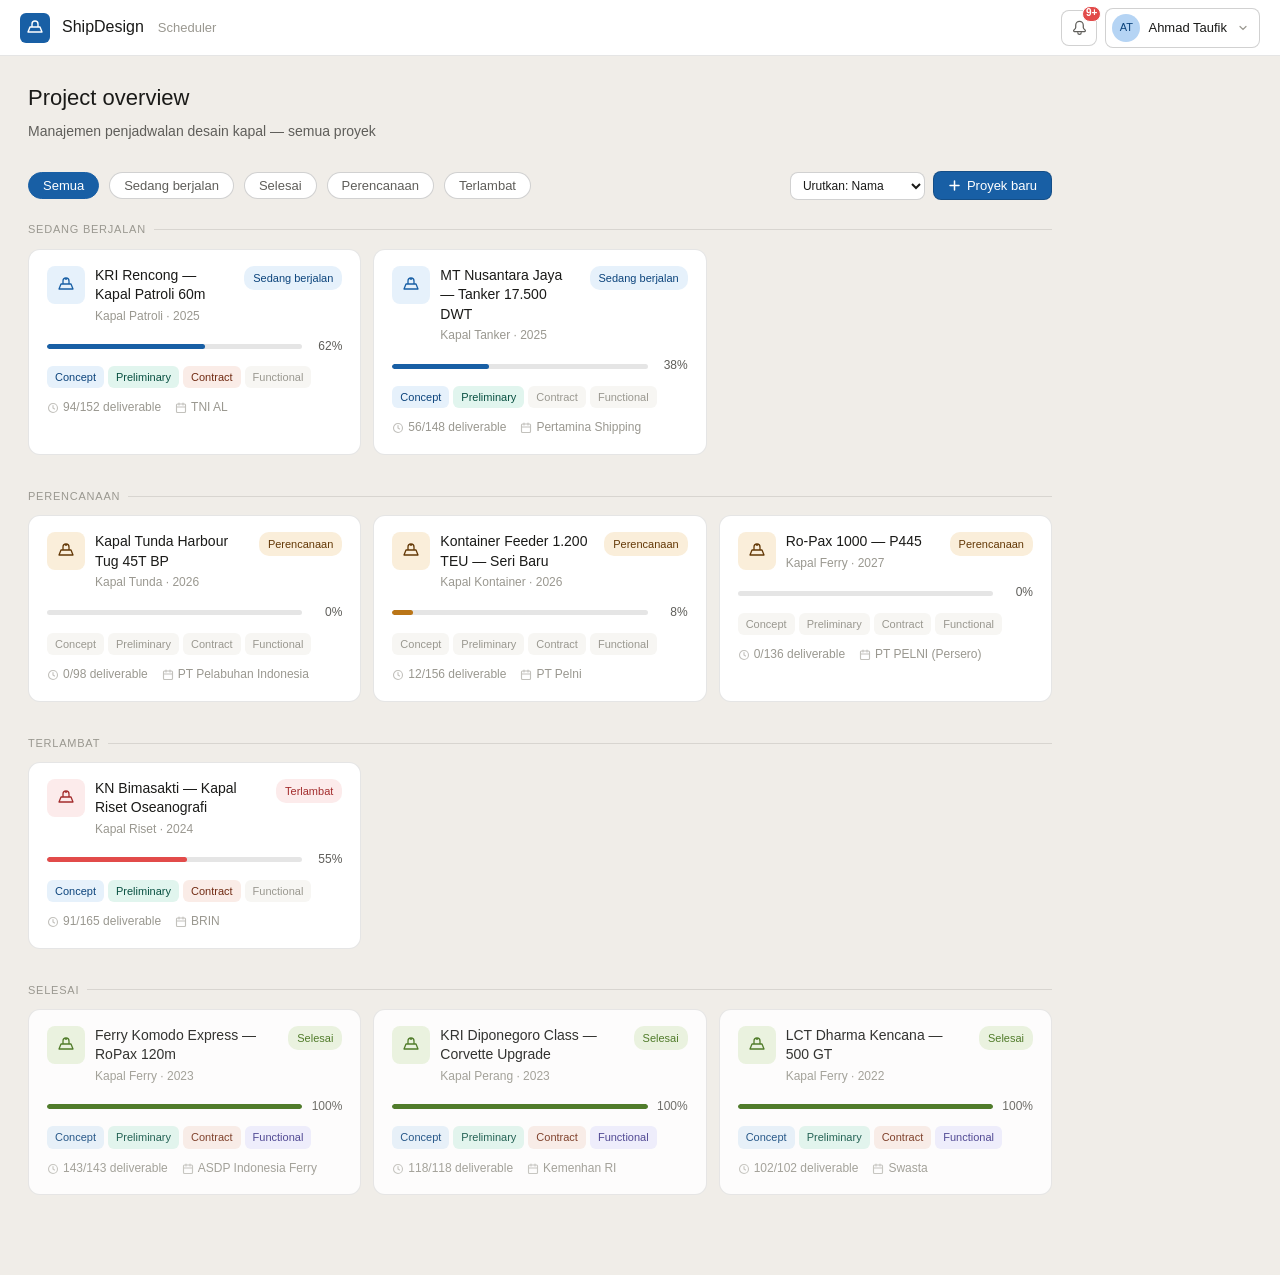
<file: index.html>
<!DOCTYPE html>
<html lang="id">
<head>
  <meta charset="UTF-8">
  <meta name="viewport" content="width=device-width,initial-scale=1.0">
  <title>ShipDesign Scheduler</title>
  <link rel="stylesheet" href="css/style.css">
  <style>
    /* ── Home-page specific ── */
    .home-wrap   { padding: 24px 28px 48px; max-width: 1080px; }

    .home-hero   { margin-bottom: 28px; }
    .home-title  { font-size: 22px; font-weight: 500; color: var(--text-primary); margin-bottom: 4px; }
    .home-sub    { font-size: 14px; color: var(--text-secondary); }

    /* filter bar */
    .filter-bar  { display: flex; align-items: center; gap: 10px; margin-bottom: 20px; flex-wrap: wrap; }
    .filter-pill {
      font-size: 13px; padding: 5px 14px; border-radius: 20px;
      border: 0.5px solid var(--border-mid); background: var(--bg-primary);
      color: var(--text-secondary); cursor: pointer; font-family: var(--font);
    }
    .filter-pill:hover  { background: var(--bg-secondary); }
    .filter-pill.active { background: var(--blue-600); color: #fff; border-color: var(--blue-600); }
    .filter-right { margin-left: auto; display: flex; gap: 8px; align-items: center; }

    /* section label */
    .proj-section-hd {
      font-size: 11px; font-weight: 500; color: var(--text-tertiary);
      letter-spacing: .07em; text-transform: uppercase;
      margin-bottom: 10px; margin-top: 4px;
      display: flex; align-items: center; gap: 8px;
    }
    .proj-section-hd::after { content:''; flex:1; height:0.5px; background:var(--border-light); }

    /* project card grid */
    .proj-grid {
      display: grid;
      grid-template-columns: repeat(auto-fill, minmax(300px, 1fr));
      gap: 12px;
      margin-bottom: 32px;
    }

    .proj-card {
      background: var(--bg-primary);
      border: 0.5px solid var(--border-light);
      border-radius: var(--radius-lg);
      padding: 16px 18px;
      cursor: pointer;
      transition: box-shadow .12s, border-color .12s;
      text-decoration: none; color: inherit;
      display: flex; flex-direction: column; gap: 10px;
    }
    .proj-card:hover {
      border-color: var(--blue-400);
      box-shadow: 0 2px 12px rgba(0,0,0,.07);
    }
    .proj-card.done-card { opacity: .88; }

    .pc-top    { display: flex; align-items: flex-start; justify-content: space-between; gap: 10px; }
    .pc-icon   {
      width: 38px; height: 38px; border-radius: 8px; flex-shrink: 0;
      display: flex; align-items: center; justify-content: center;
    }
    .pc-icon svg { width: 20px; height: 20px; }
    .pc-title  { font-size: 14px; font-weight: 500; line-height: 1.4; color: var(--text-primary); }
    .pc-type   { font-size: 12px; color: var(--text-tertiary); margin-top: 2px; }

    /* status pill on card */
    .pc-status {
      font-size: 11px; padding: 3px 9px; border-radius: 10px;
      font-weight: 500; white-space: nowrap; flex-shrink: 0;
    }
    .ps-ongoing  { background: var(--blue-50);   color: var(--blue-800); }
    .ps-done     { background: var(--green-50);  color: var(--green-600); }
    .ps-planning { background: var(--amber-50);  color: #633806; }
    .ps-overdue  { background: var(--red-50);    color: var(--red-800); }

    /* progress bar */
    .pc-prog-wrap { display: flex; align-items: center; gap: 8px; }
    .pc-prog-bg   { flex: 1; height: 5px; background: var(--border-light); border-radius: 3px; overflow: hidden; }
    .pc-prog-fill { height: 5px; border-radius: 3px; transition: width .3s; }
    .pc-prog-pct  { font-size: 12px; color: var(--text-secondary); min-width: 32px; text-align: right; }

    /* meta row */
    .pc-meta { display: flex; gap: 14px; flex-wrap: wrap; }
    .pc-meta-item { font-size: 12px; color: var(--text-tertiary); display: flex; align-items: center; gap: 4px; }
    .pc-meta-item svg { width: 12px; height: 12px; opacity: .6; }

    /* phase dots */
    .pc-phases { display: flex; gap: 4px; flex-wrap: wrap; }
    .ph-dot {
      font-size: 11px; padding: 2px 8px; border-radius: 6px;
      font-weight: 500;
    }

    /* empty state */
    .empty-state {
      text-align: center; padding: 40px 20px;
      color: var(--text-tertiary); font-size: 14px;
      grid-column: 1 / -1;
    }

    /* new project button */
    .btn-new {
      display: inline-flex; align-items: center; gap: 6px;
      font-size: 13px; padding: 6px 14px;
      border-radius: var(--radius-md);
      border: 0.5px solid var(--border-mid);
      background: var(--blue-600); color: #fff;
      cursor: pointer; font-family: var(--font); text-decoration: none;
    }
    .btn-new:hover { background: var(--blue-800); }

    /* add project modal */
    .modal-bg {
      display: none; position: fixed; inset: 0;
      background: rgba(0,0,0,.35); z-index: 400;
      align-items: center; justify-content: center;
    }
    .modal-bg.open { display: flex; }
    .modal-box {
      background: var(--bg-primary); border-radius: var(--radius-xl);
      border: 0.5px solid var(--border-light);
      padding: 24px; width: 480px; max-width: 94vw;
    }
    .modal-box h3 { font-size: 15px; font-weight: 500; margin-bottom: 4px; }
    .modal-sub    { font-size: 12px; color: var(--text-tertiary); margin-bottom: 20px; }
    .form-row     { margin-bottom: 13px; }
    .form-row label { display: block; font-size: 12px; color: var(--text-secondary); margin-bottom: 5px; font-weight: 500; }
    .form-row input, .form-row select, .form-row textarea {
      width: 100%; font-size: 13px; padding: 8px 10px;
      border-radius: var(--radius-md); border: 0.5px solid var(--border-mid);
      background: var(--bg-primary); color: var(--text-primary); font-family: var(--font);
    }
    .form-row input:focus, .form-row select:focus { outline: none; border-color: var(--blue-600); }
    .form-grid-2 { display: grid; grid-template-columns: 1fr 1fr; gap: 12px; }
    .modal-footer { display: flex; justify-content: flex-end; gap: 8px; margin-top: 20px; }
  </style>
</head>
<body>
<script src="js/data.js"></script>

<!-- topbar only (no sidebar for home) -->
<div class="app">
  <div class="topbar">
    <div class="logo-box">
      <svg viewBox="0 0 18 18" fill="none"><path d="M2 13h14M2 13l2-5h10l2 5M6 8V5a3 3 0 016 0v3" stroke="#fff" stroke-width="1.4" stroke-linecap="round" stroke-linejoin="round"/></svg>
    </div>
    <span class="logo-name">ShipDesign</span>
    <span class="logo-sub">Scheduler</span>
    <div class="topbar-right">
      <script>
        (function(){
          const u = getCurrentUser();
          const R = ROLES[u.role];
          document.write(`
            ${notifWidgetHtml()}
            <div class="user-pill" id="user-pill" onclick="toggleUserMenu()">
              <div class="av" style="background:${R.color};color:${R.tc}">${u.initials}</div>
              <span style="font-size:13px;color:var(--text-primary)">${u.name}</span>
              <svg width="12" height="12" viewBox="0 0 12 12" fill="none" style="margin-left:2px;color:var(--text-tertiary)"><path d="M3 4.5l3 3 3-3" stroke="currentColor" stroke-width="1.2" stroke-linecap="round"/></svg>
            </div>
            <div class="user-menu" id="user-menu">
              <div class="menu-label">Ganti pengguna</div>
              ${TEAM_MEMBERS.map(m=>`<div class="menu-item${m.id===u.id?' active':''}" onclick="switchUser('${m.id}')">
                <div class="av" style="background:${ROLES[m.role].color};color:${ROLES[m.role].tc}">${m.initials}</div>
                <div><div style="font-size:13px;font-weight:500">${m.name}</div><div style="font-size:11px;color:var(--text-tertiary)">${ROLES[m.role].label} &middot; ${m.dept}</div></div>
              </div>`).join('')}
            </div>`);
        })();
      </script>
    </div>
  </div>

  <div style="flex:1; overflow-y:auto; background:var(--bg-tertiary);">
    <div class="home-wrap">

      <div class="home-hero">
        <div class="home-title">Project overview</div>
        <div class="home-sub">Manajemen penjadwalan desain kapal &mdash; semua proyek</div>
      </div>

      <!-- filter bar -->
      <div class="filter-bar">
        <button class="filter-pill active" onclick="setFilter('all',this)">Semua</button>
        <button class="filter-pill" onclick="setFilter('ongoing',this)">Sedang berjalan</button>
        <button class="filter-pill" onclick="setFilter('done',this)">Selesai</button>
        <button class="filter-pill" onclick="setFilter('planning',this)">Perencanaan</button>
        <button class="filter-pill" onclick="setFilter('overdue',this)">Terlambat</button>
        <div class="filter-right">
          <select id="sort-sel" onchange="renderProjects()" style="font-size:12px;padding:5px 8px;border-radius:var(--radius-md);border:0.5px solid var(--border-mid);background:var(--bg-primary);color:var(--text-primary);cursor:pointer">
            <option value="name">Urutkan: Nama</option>
            <option value="progress">Urutkan: Progress</option>
            <option value="year">Urutkan: Tahun</option>
          </select>
          <button class="btn-new" onclick="openModal()">
            <svg width="13" height="13" viewBox="0 0 13 13" fill="none"><path d="M6.5 2v9M2 6.5h9" stroke="#fff" stroke-width="1.5" stroke-linecap="round"/></svg>
            Proyek baru
          </button>
        </div>
      </div>

      <!-- Ongoing -->
      <div id="sec-ongoing">
        <div class="proj-section-hd">Sedang berjalan</div>
        <div class="proj-grid" id="grid-ongoing"></div>
      </div>

      <!-- Planning -->
      <div id="sec-planning">
        <div class="proj-section-hd">Perencanaan</div>
        <div class="proj-grid" id="grid-planning"></div>
      </div>

      <!-- Overdue -->
      <div id="sec-overdue">
        <div class="proj-section-hd">Terlambat</div>
        <div class="proj-grid" id="grid-overdue"></div>
      </div>

      <!-- Done -->
      <div id="sec-done">
        <div class="proj-section-hd">Selesai</div>
        <div class="proj-grid" id="grid-done"></div>
      </div>

    </div>
  </div>
</div>

<!-- Add project modal -->
<div class="modal-bg" id="modal-bg" onclick="bgClick(event)">
  <div class="modal-box">
    <h3>Tambah proyek baru</h3>
    <div class="modal-sub">Proyek baru akan muncul di daftar dengan fase Concept Design.</div>

    <div class="form-row">
      <label>Nama proyek</label>
      <input type="text" id="f-name" placeholder="cth. KRI Nusantara — 2026">
    </div>
    <div class="form-grid-2">
      <div class="form-row">
        <label>Tipe kapal</label>
        <select id="f-type">
          <option>Kapal Patroli</option>
          <option>Kapal Perang</option>
          <option>Kapal Tanker</option>
          <option>Kapal Kontainer</option>
          <option>Kapal Riset</option>
          <option>Kapal Ferry</option>
          <option>Kapal Tunda</option>
          <option>Lainnya</option>
        </select>
      </div>
      <div class="form-row">
        <label>Tahun mulai</label>
        <input type="number" id="f-year" value="2025" min="2020" max="2035">
      </div>
    </div>
    <div class="form-grid-2">
      <div class="form-row">
        <label>Klien / pemesan</label>
        <input type="text" id="f-client" placeholder="cth. TNI AL">
      </div>
      <div class="form-row">
        <label>Status awal</label>
        <select id="f-status">
          <option value="planning">Perencanaan</option>
          <option value="ongoing">Sedang berjalan</option>
        </select>
      </div>
    </div>
    <div class="form-row">
      <label>Keterangan singkat</label>
      <textarea id="f-desc" rows="2" placeholder="Deskripsi proyek (opsional)"></textarea>
    </div>

    <div class="modal-footer">
      <button class="btn" onclick="closeModal()">Batal</button>
      <button class="btn btn-blue" onclick="submitProject()">Tambah proyek</button>
    </div>
  </div>
</div>

<script>
/* ================================================================
   Project data — stored in localStorage so it persists
   ================================================================ */
const SHIP_ICON = `<svg viewBox="0 0 20 20" fill="none" xmlns="http://www.w3.org/2000/svg">
  <path d="M3 14h14M3 14l2-5h10l2 5M7 9V6a3 3 0 016 0v3" stroke="currentColor" stroke-width="1.3" stroke-linecap="round" stroke-linejoin="round"/>
  <circle cx="10" cy="4" r="1" fill="currentColor"/>
</svg>`;

const ICON_COLORS = {
  ongoing:  { bg: '#E6F1FB', fg: '#185FA5' },
  done:     { bg: '#EAF3DE', fg: '#3B6D11' },
  planning: { bg: '#FAEEDA', fg: '#633806' },
  overdue:  { bg: '#FCEBEB', fg: '#A32D2D' }
};

const DEFAULT_PROJECTS = [
  {
    id: 'p001', name: 'KRI Rencong — Kapal Patroli 60m',
    type: 'Kapal Patroli', client: 'TNI AL', year: 2025,
    status: 'ongoing', progress: 62,
    desc: 'Desain fungsional kapal patroli kelas Rencong untuk pengamanan perairan nasional.',
    phases: { concept: true, preliminary: true, contract: true, functional: false },
    deliverables: { total: 152, done: 94 }
  },
  {
    id: 'p002', name: 'MT Nusantara Jaya — Tanker 17.500 DWT',
    type: 'Kapal Tanker', client: 'Pertamina Shipping', year: 2025,
    status: 'ongoing', progress: 38,
    desc: 'Medium-range tanker untuk distribusi BBM domestik, klasifikasi BKI.',
    phases: { concept: true, preliminary: true, contract: false, functional: false },
    deliverables: { total: 148, done: 56 }
  },
  {
    id: 'p003', name: 'KN Bimasakti — Kapal Riset Oseanografi',
    type: 'Kapal Riset', client: 'BRIN', year: 2024,
    status: 'overdue', progress: 55,
    desc: 'Kapal riset kelautan multifungsi, dilengkapi laboratorium dan moonpool.',
    phases: { concept: true, preliminary: true, contract: true, functional: false },
    deliverables: { total: 165, done: 91 }
  },
  {
    id: 'p004', name: 'Ferry Komodo Express — RoPax 120m',
    type: 'Kapal Ferry', client: 'ASDP Indonesia Ferry', year: 2023,
    status: 'done', progress: 100,
    desc: 'RoPax ferry berkapasitas 600 penumpang dan 80 kendaraan untuk jalur Merak-Bakauheni.',
    phases: { concept: true, preliminary: true, contract: true, functional: true },
    deliverables: { total: 143, done: 143 }
  },
  {
    id: 'p005', name: 'KRI Diponegoro Class — Corvette Upgrade',
    type: 'Kapal Perang', client: 'Kemenhan RI', year: 2023,
    status: 'done', progress: 100,
    desc: 'Mid-life upgrade desain sistem senjata dan navigasi kapal korvet kelas Diponegoro.',
    phases: { concept: true, preliminary: true, contract: true, functional: true },
    deliverables: { total: 118, done: 118 }
  },
  {
    id: 'p006', name: 'Kontainer Feeder 1.200 TEU — Seri Baru',
    type: 'Kapal Kontainer', client: 'PT Pelni', year: 2026,
    status: 'planning', progress: 8,
    desc: 'Desain konsep kapal kontainer feeder untuk konektivitas pelabuhan kecil Nusantara.',
    phases: { concept: false, preliminary: false, contract: false, functional: false },
    deliverables: { total: 156, done: 12 }
  },
  {
    id: 'p007', name: 'Kapal Tunda Harbour Tug 45T BP',
    type: 'Kapal Tunda', client: 'PT Pelabuhan Indonesia', year: 2026,
    status: 'planning', progress: 0,
    desc: 'Harbour tug dengan bollard pull 45 ton untuk pelabuhan Tanjung Priok.',
    phases: { concept: false, preliminary: false, contract: false, functional: false },
    deliverables: { total: 98, done: 0 }
  },
  {
    id: 'p008', name: 'LCT Dharma Kencana — 500 GT',
    type: 'Kapal Ferry', client: 'Swasta', year: 2022,
    status: 'done', progress: 100,
    desc: 'Landing Craft Tank komersial untuk angkutan berat kepulauan Indonesia Timur.',
    phases: { concept: true, preliminary: true, contract: true, functional: true },
    deliverables: { total: 102, done: 102 }
  },
  {
    id: 'p009', name: 'Ro-Pax 1000 — P445',
    type: 'Kapal Ferry', client: 'PT PELNI (Persero)', year: 2027,
    status: 'planning', progress: 0,
    desc: 'Consultancy services for the design of the 1,000-passenger RoPax vessel project of PT PELNI (Persero). Jadwal NAOS P445_DDS_00 Rev.00 (Conceptual, Preliminary & Basic Design, 11 Jan–29 Oct 2027).',
    phases: { concept: false, preliminary: false, contract: false, functional: false },
    deliverables: { total: 136, done: 0 }
  }
];

function loadProjects() {
  try {
    const s = localStorage.getItem('sd_projects');
    let projects = s ? JSON.parse(s) : [];
    if (!Array.isArray(projects) || !projects.length) projects = DEFAULT_PROJECTS.slice();
    // merge in any default projects not yet present (e.g. newly added ones),
    // without touching projects the user already has/edited
    const haveIds = new Set(projects.map(p => p.id));
    DEFAULT_PROJECTS.forEach(dp => { if (!haveIds.has(dp.id)) projects.push(dp); });
    saveProjects(projects);
    return projects;
  } catch(e) { return DEFAULT_PROJECTS; }
}
function saveProjects(p) {
  try { localStorage.setItem('sd_projects', JSON.stringify(p)); } catch(e) {}
}

let currentFilter = 'all';

function setFilter(f, btn) {
  currentFilter = f;
  document.querySelectorAll('.filter-pill').forEach(b => b.classList.remove('active'));
  btn.classList.add('active');
  renderProjects();
}

function renderProjects() {
  const sort = document.getElementById('sort-sel').value;
  let projects = loadProjects();

  if (sort === 'name')     projects = [...projects].sort((a,b) => a.name.localeCompare(b.name));
  if (sort === 'progress') projects = [...projects].sort((a,b) => b.progress - a.progress);
  if (sort === 'year')     projects = [...projects].sort((a,b) => b.year - a.year);

  const filter = f => currentFilter === 'all' ? true : f.status === currentFilter;

  const buckets = {
    ongoing:  projects.filter(p => p.status === 'ongoing'  && filter(p)),
    planning: projects.filter(p => p.status === 'planning' && filter(p)),
    overdue:  projects.filter(p => p.status === 'overdue'  && filter(p)),
    done:     projects.filter(p => p.status === 'done'     && filter(p))
  };

  const STATUS_LABEL = { ongoing:'Sedang berjalan', done:'Selesai', planning:'Perencanaan', overdue:'Terlambat' };
  const STATUS_CLS   = { ongoing:'ps-ongoing', done:'ps-done', planning:'ps-planning', overdue:'ps-overdue' };

  function cardHtml(p) {
    const ic = ICON_COLORS[p.status];
    const phEntries = Object.entries(PHASES);
    const progColor = p.status === 'done' ? '#3B6D11' : p.status === 'overdue' ? '#E24B4A' : p.status === 'planning' ? '#BA7517' : '#185FA5';

    return `<a class="proj-card${p.status==='done'?' done-card':''}" href="pages/dashboard.html" title="${p.name}">
      <div class="pc-top">
        <div style="display:flex;align-items:flex-start;gap:10px;flex:1;min-width:0">
          <div class="pc-icon" style="background:${ic.bg};color:${ic.fg}">${SHIP_ICON}</div>
          <div style="min-width:0">
            <div class="pc-title">${p.name}</div>
            <div class="pc-type">${p.type} &middot; ${p.year}</div>
          </div>
        </div>
        <span class="pc-status ${STATUS_CLS[p.status]}">${STATUS_LABEL[p.status]}</span>
      </div>

      <div class="pc-prog-wrap">
        <div class="pc-prog-bg"><div class="pc-prog-fill" style="width:${p.progress}%;background:${progColor}"></div></div>
        <span class="pc-prog-pct">${p.progress}%</span>
      </div>

      <div class="pc-phases">
        ${phEntries.map(([k,ph]) => {
          const active = p.phases[k];
          return `<span class="ph-dot" style="background:${active ? ph.bg : 'var(--bg-secondary)'};color:${active ? ph.tc : 'var(--text-tertiary)'}">${ph.label.split(' ')[0]}</span>`;
        }).join('')}
      </div>

      <div class="pc-meta">
        <span class="pc-meta-item">
          <svg viewBox="0 0 12 12" fill="none"><circle cx="6" cy="6" r="4.5" stroke="currentColor" stroke-width="1.1"/><path d="M6 3.5v2.5l1.5 1" stroke="currentColor" stroke-width="1.1" stroke-linecap="round"/></svg>
          ${p.deliverables.done}/${p.deliverables.total} deliverable
        </span>
        <span class="pc-meta-item">
          <svg viewBox="0 0 12 12" fill="none"><rect x="1.5" y="2" width="9" height="8.5" rx="1" stroke="currentColor" stroke-width="1.1"/><path d="M4 1v2M8 1v2M1.5 5h9" stroke="currentColor" stroke-width="1.1" stroke-linecap="round"/></svg>
          ${p.client}
        </span>
      </div>
    </a>`;
  }

  function renderSection(id, secId, arr) {
    const grid = document.getElementById('grid-' + id);
    const sec  = document.getElementById('sec-'  + secId);
    if (!grid) return;
    const show = arr.length > 0 && (currentFilter === 'all' || currentFilter === id);
    sec.style.display = show ? '' : 'none';
    grid.innerHTML = arr.length
      ? arr.map(cardHtml).join('')
      : `<div class="empty-state">Tidak ada proyek di kategori ini.</div>`;
  }

  renderSection('ongoing',  'ongoing',  buckets.ongoing);
  renderSection('planning', 'planning', buckets.planning);
  renderSection('overdue',  'overdue',  buckets.overdue);
  renderSection('done',     'done',     buckets.done);
}

/* ── Modal ── */
function openModal() {
  document.getElementById('modal-bg').classList.add('open');
}
function closeModal() {
  document.getElementById('modal-bg').classList.remove('open');
}
function bgClick(e) {
  if (e.target === document.getElementById('modal-bg')) closeModal();
}
function submitProject() {
  const name = document.getElementById('f-name').value.trim();
  if (!name) { document.getElementById('f-name').focus(); return; }

  const projects = loadProjects();
  projects.unshift({
    id: 'p' + Date.now(),
    name,
    type:   document.getElementById('f-type').value,
    client: document.getElementById('f-client').value || '—',
    year:   parseInt(document.getElementById('f-year').value) || 2025,
    status: document.getElementById('f-status').value,
    progress: document.getElementById('f-status').value === 'ongoing' ? 5 : 0,
    desc:   document.getElementById('f-desc').value || '',
    phases: { concept: false, preliminary: false, contract: false, functional: false },
    deliverables: { total: 0, done: 0 }
  });
  saveProjects(projects);
  closeModal();
  document.getElementById('f-name').value = '';
  document.getElementById('f-client').value = '';
  document.getElementById('f-desc').value = '';
  renderProjects();
}

renderProjects();
</script>
</body>
</html>
</file>
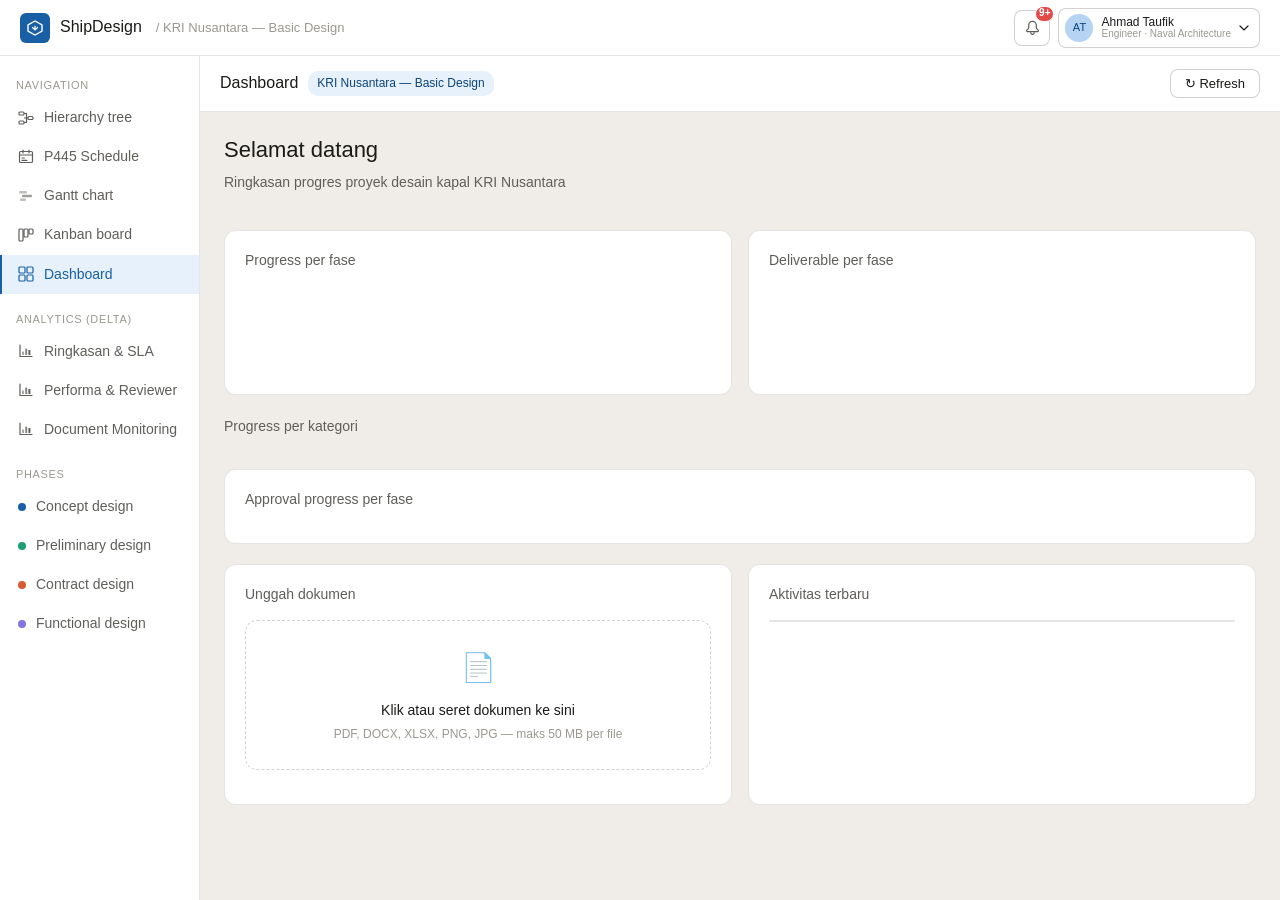
<file: index_old.html>
<!DOCTYPE html>
<html lang="id">
<head>
  <meta charset="UTF-8">
  <meta http-equiv="refresh" content="0;url=pages/dashboard.html">
  <title>ShipDesign Scheduler</title>
</head>
<body>
  <script>location.replace('pages/dashboard.html');</script>
</body>
</html>
</file>
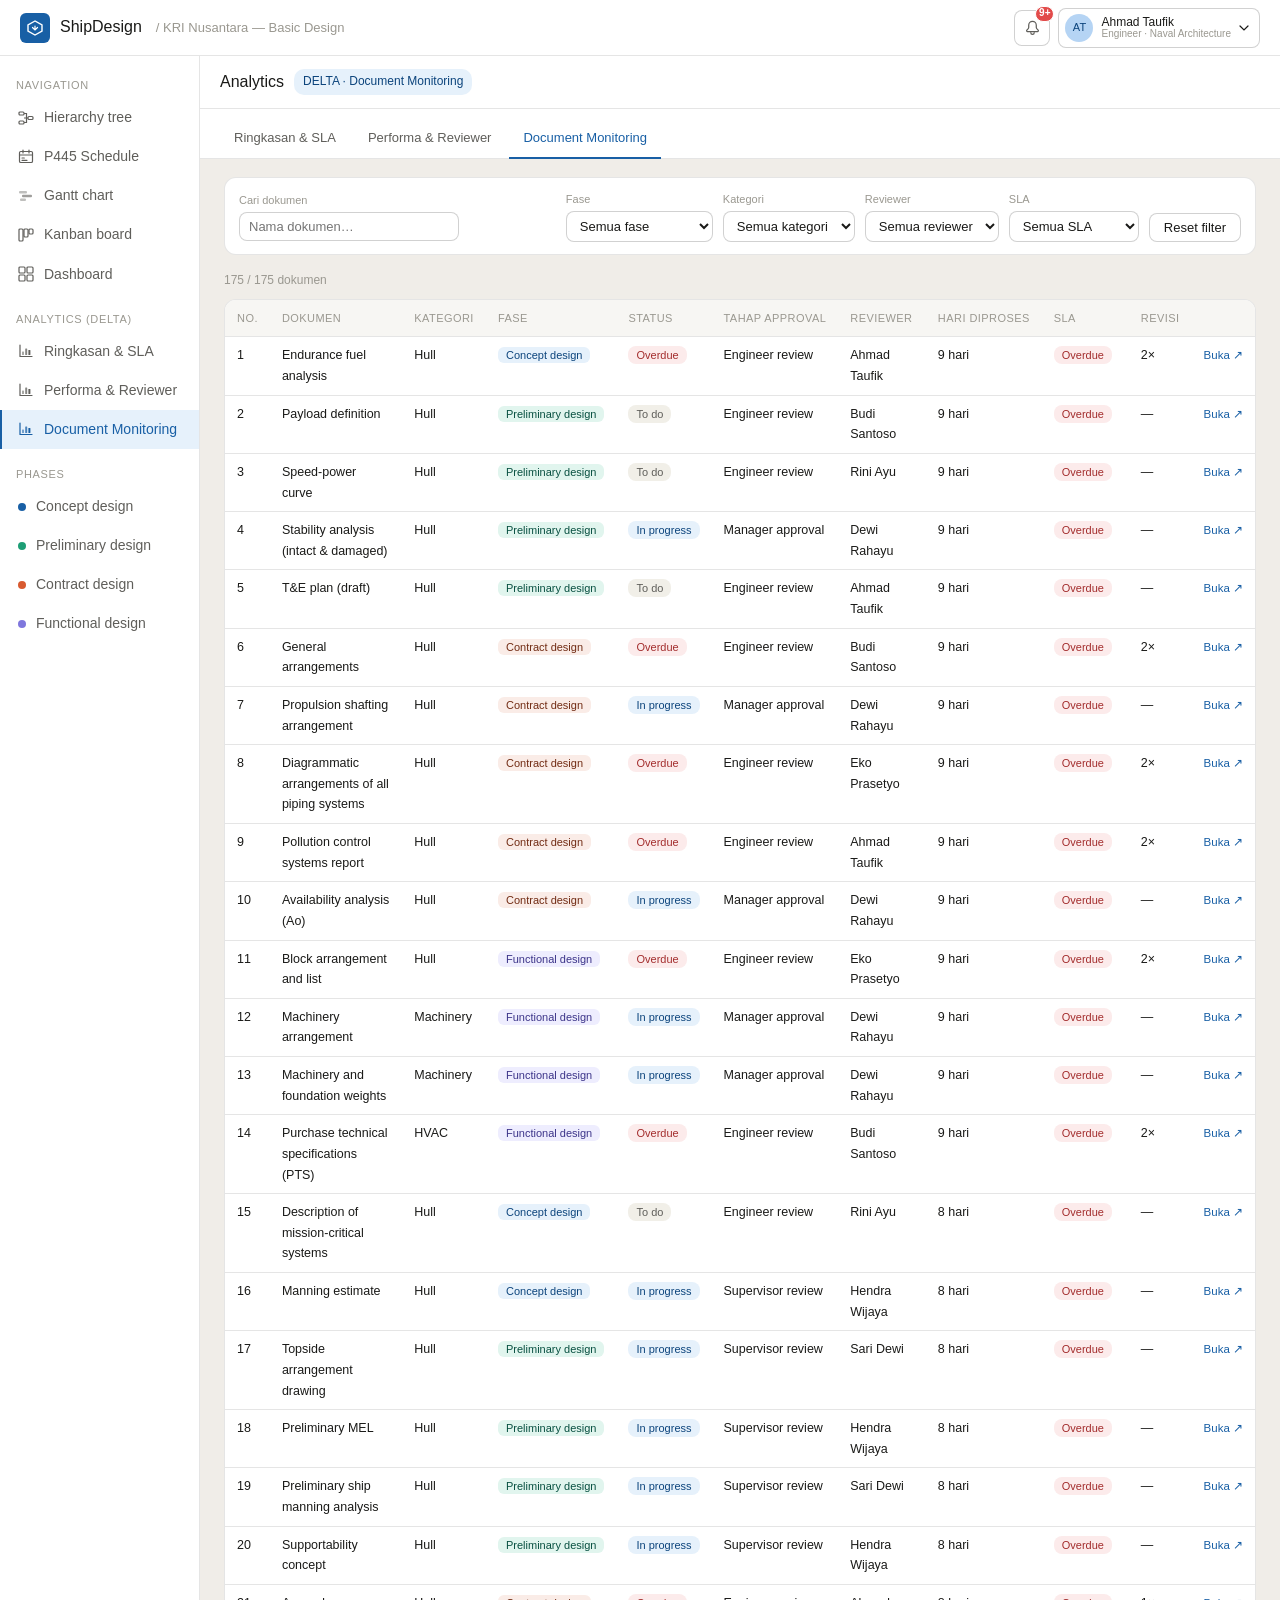
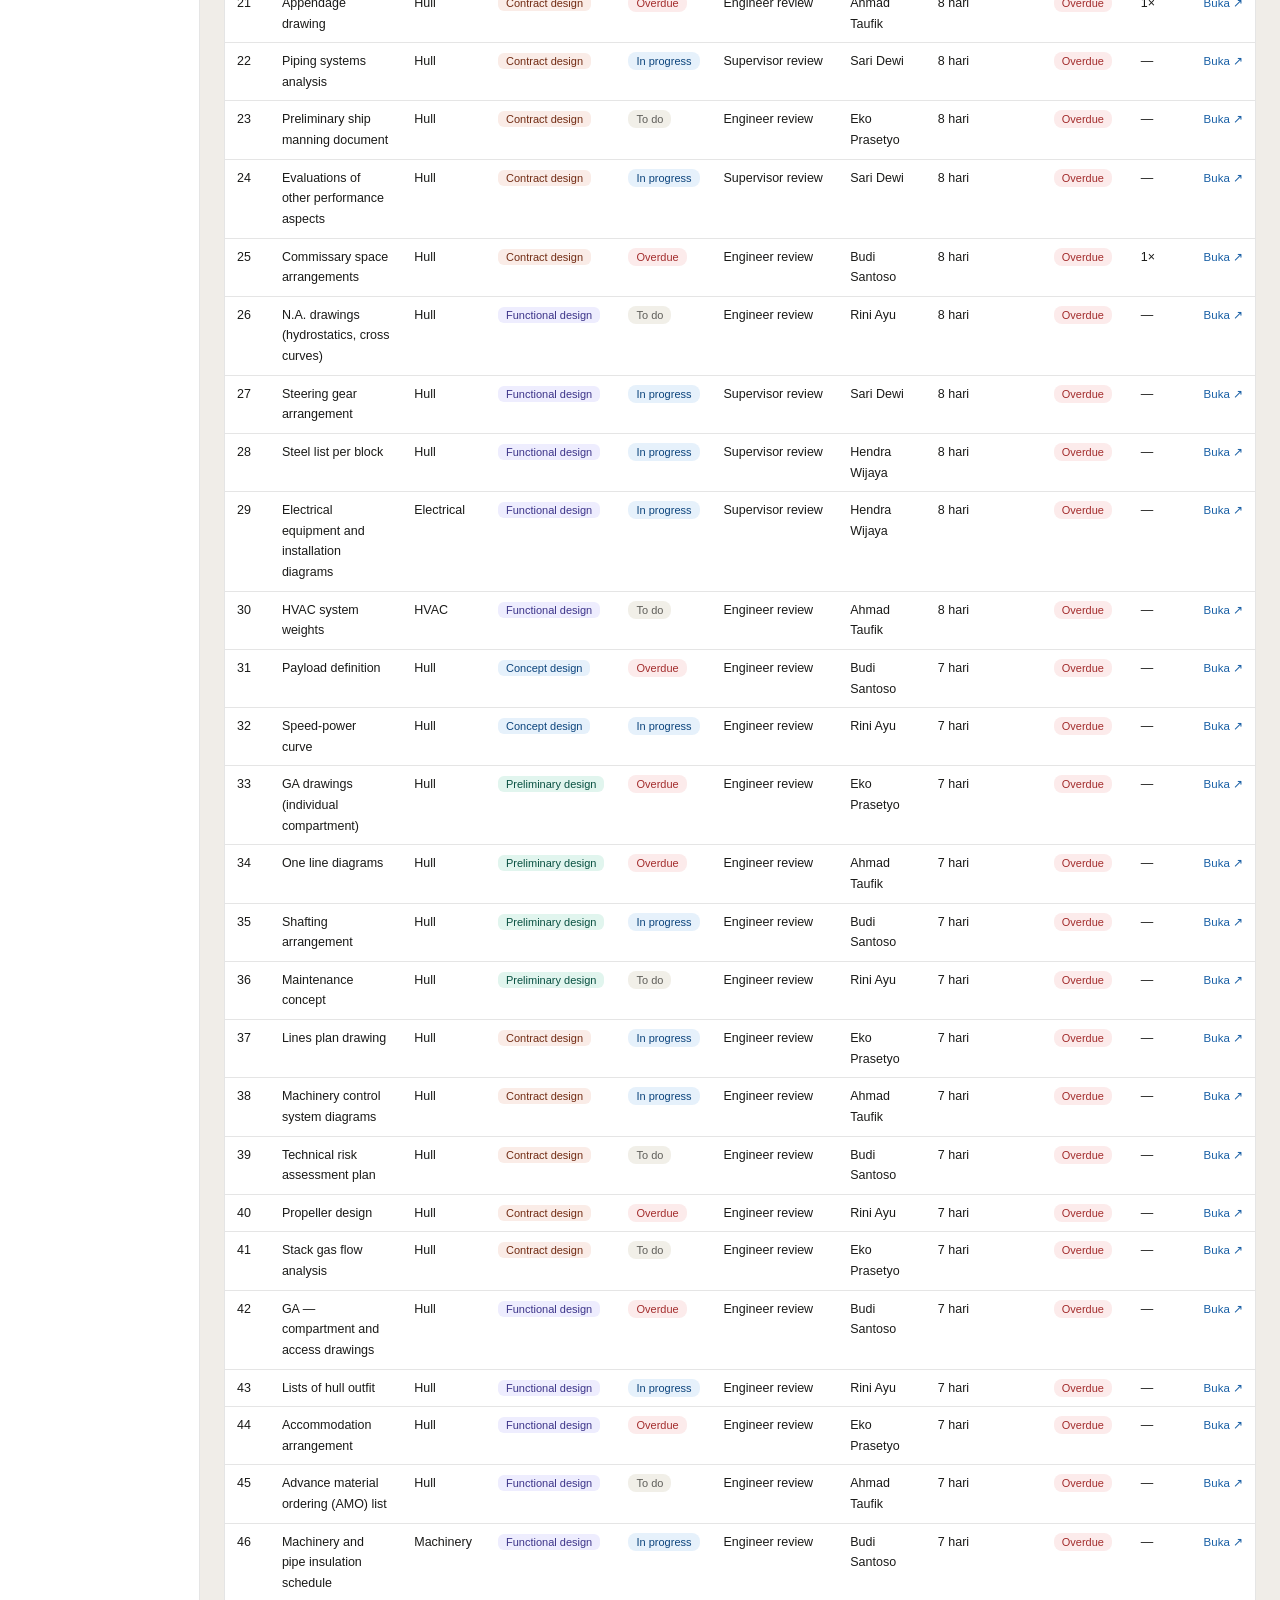
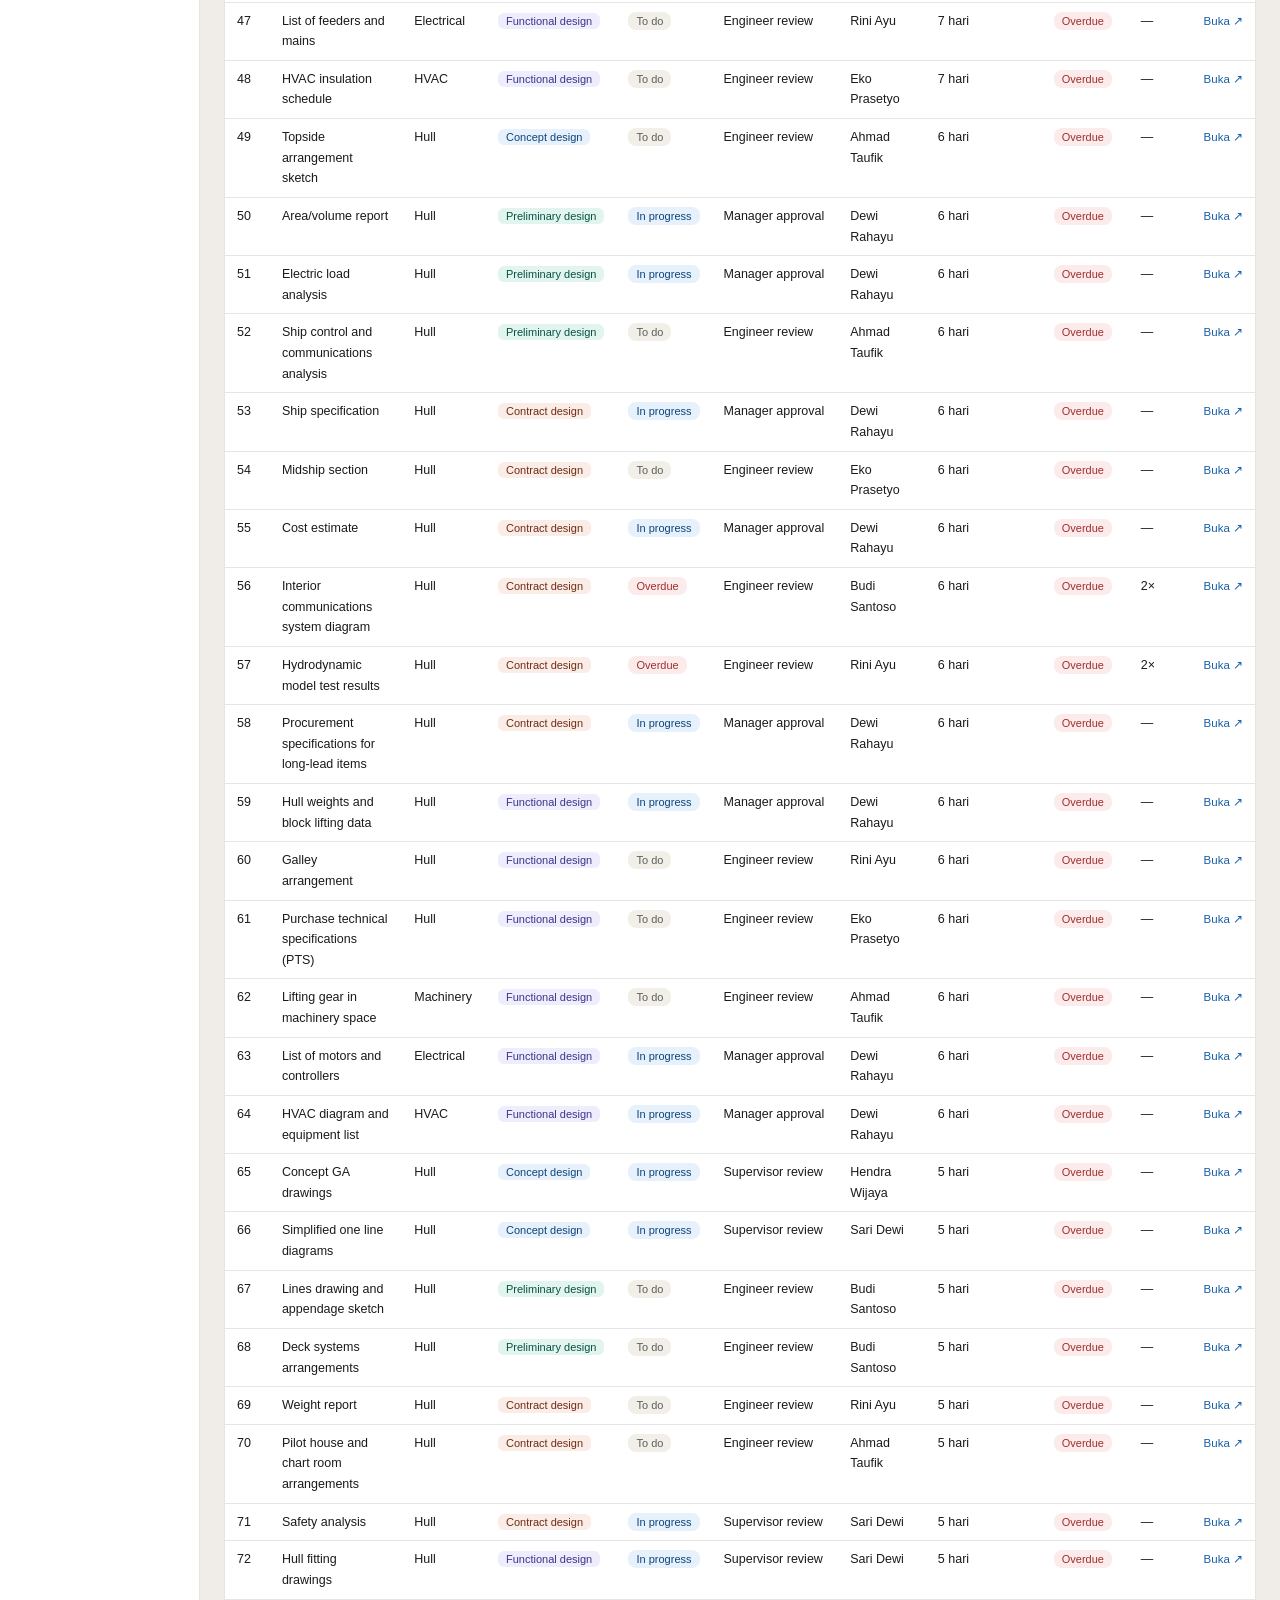
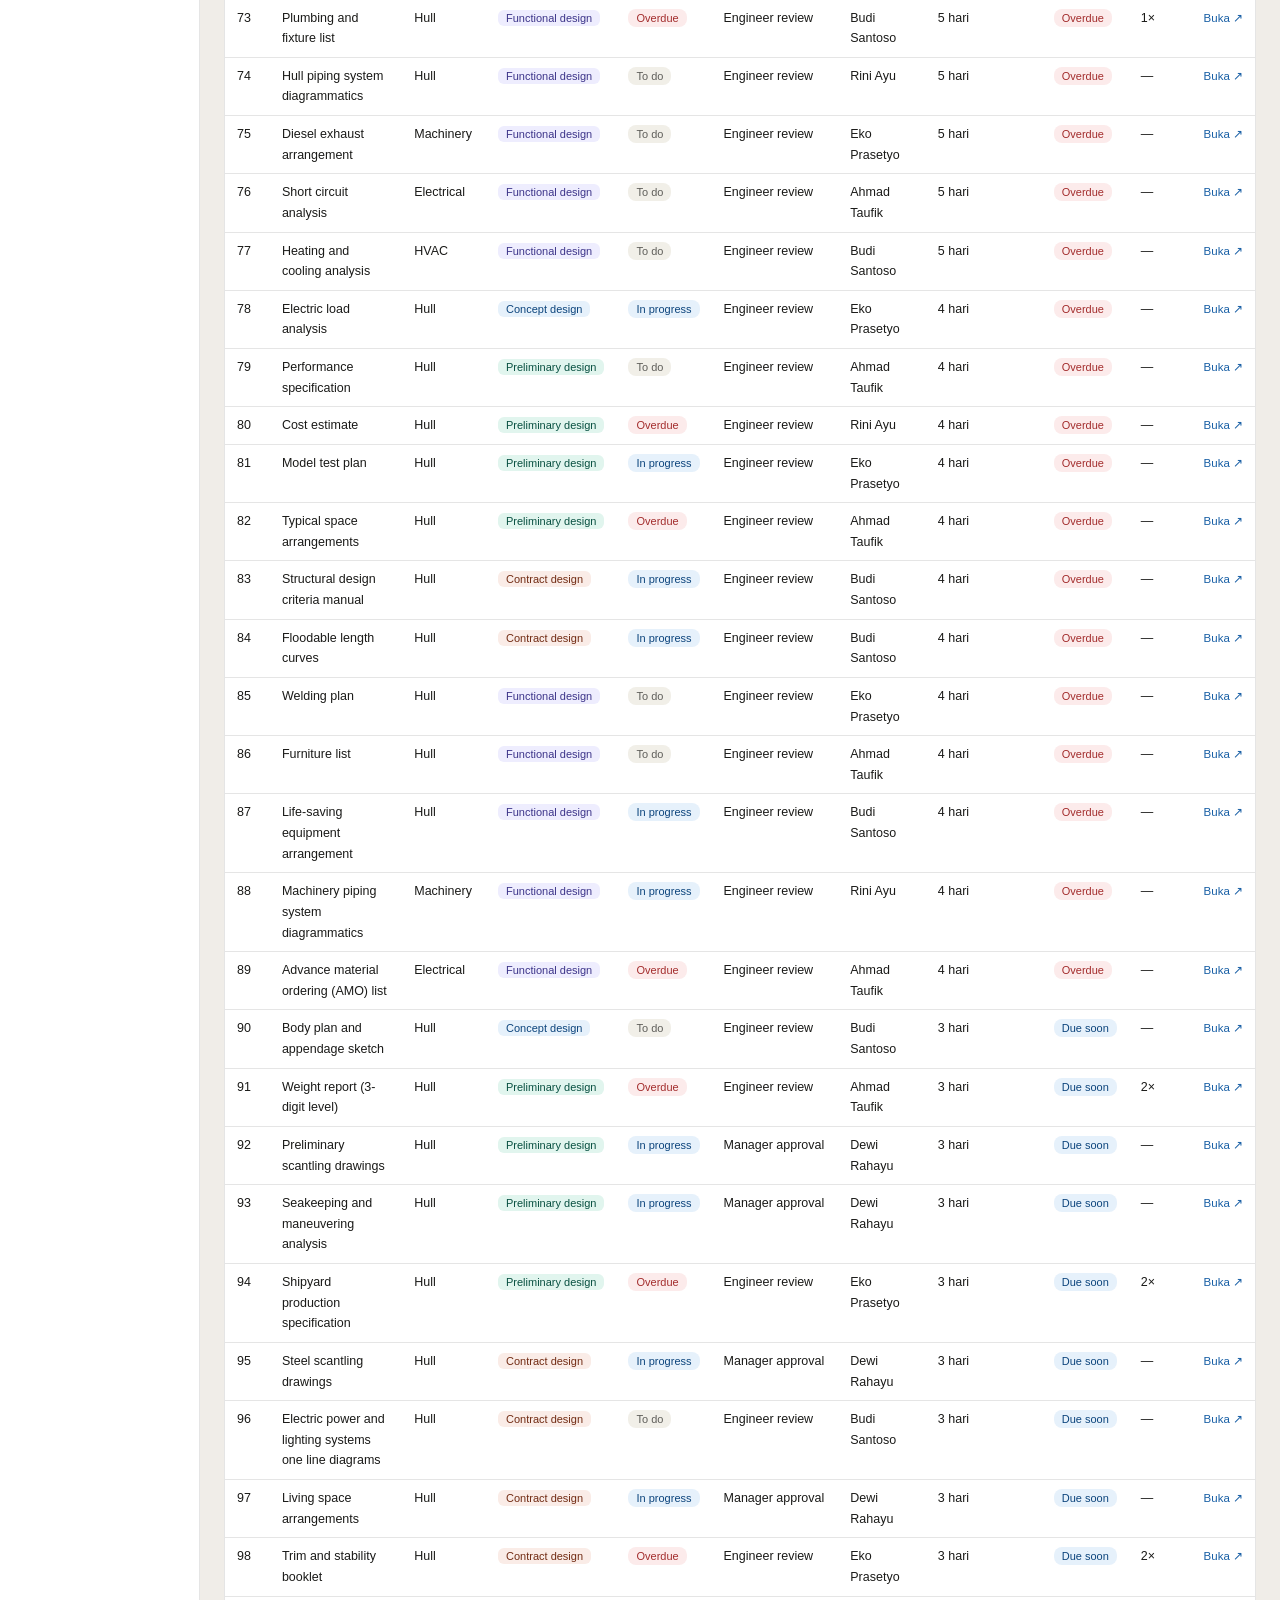
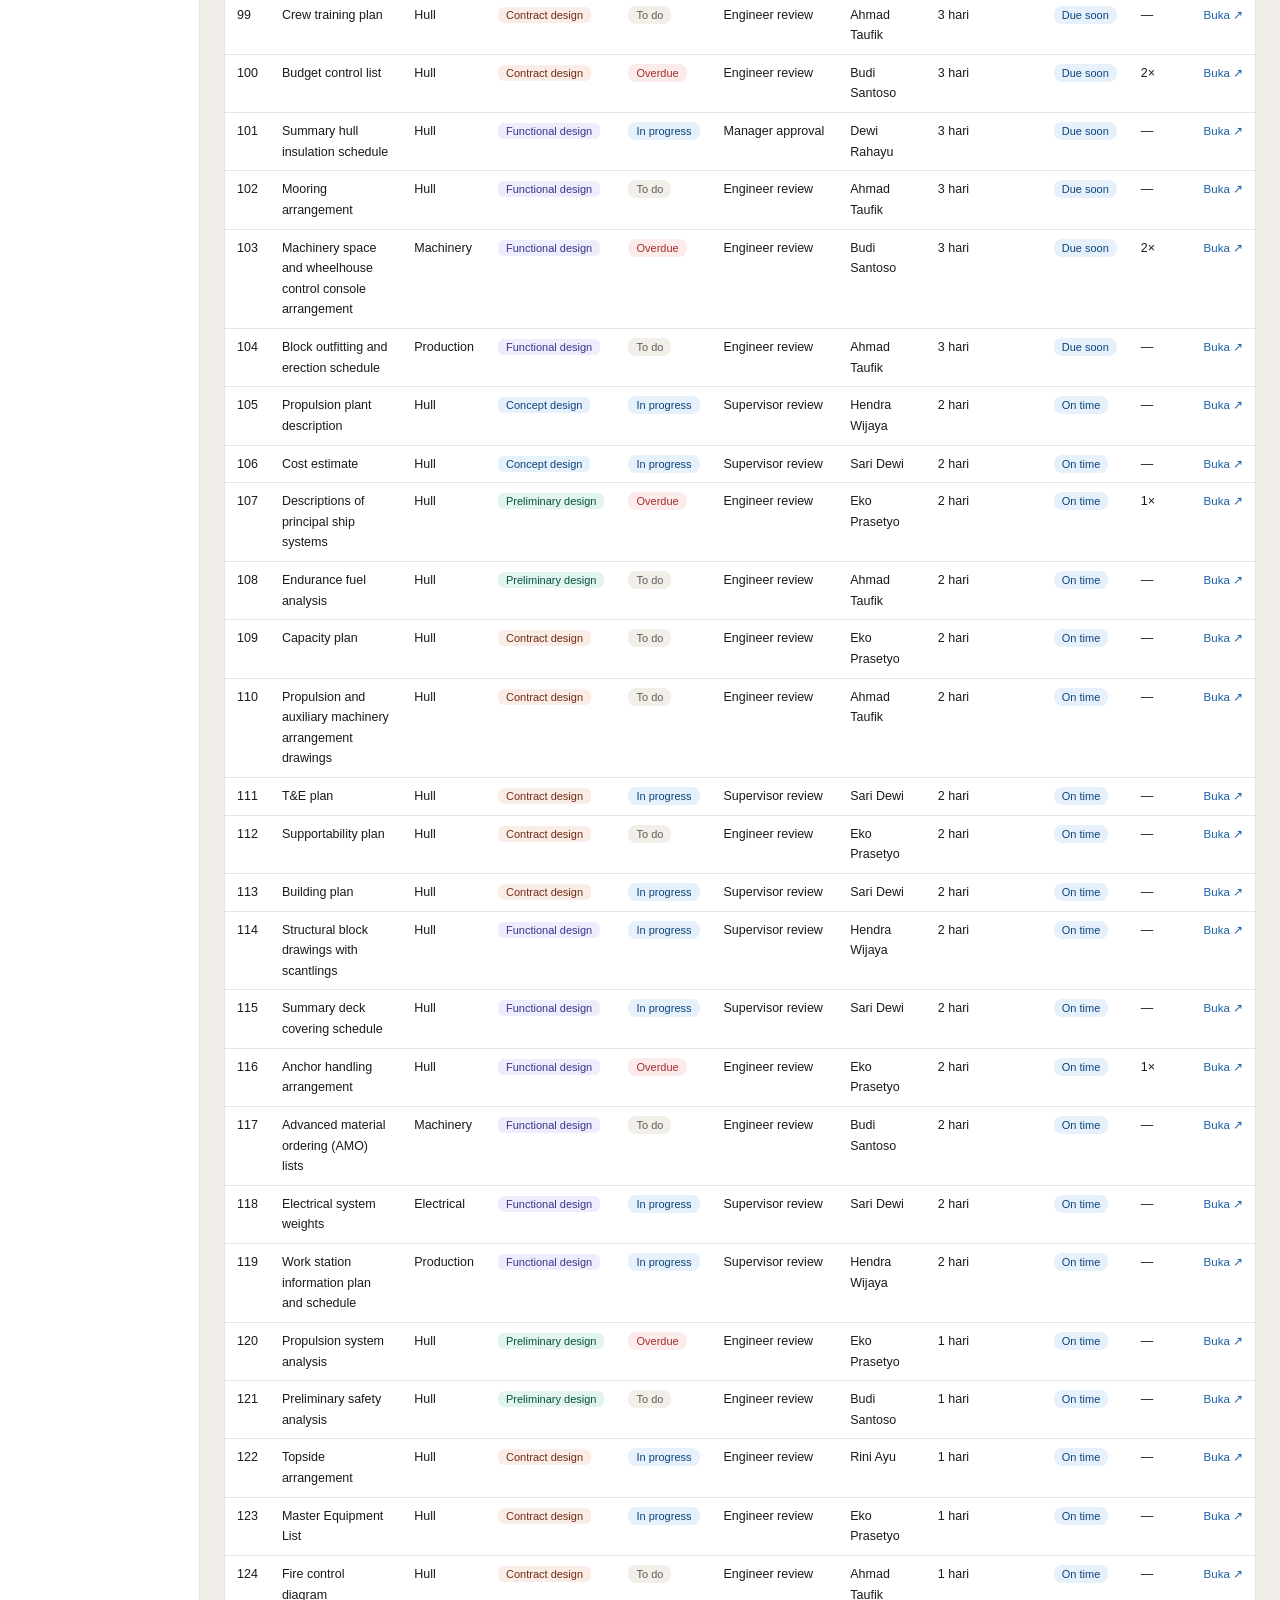
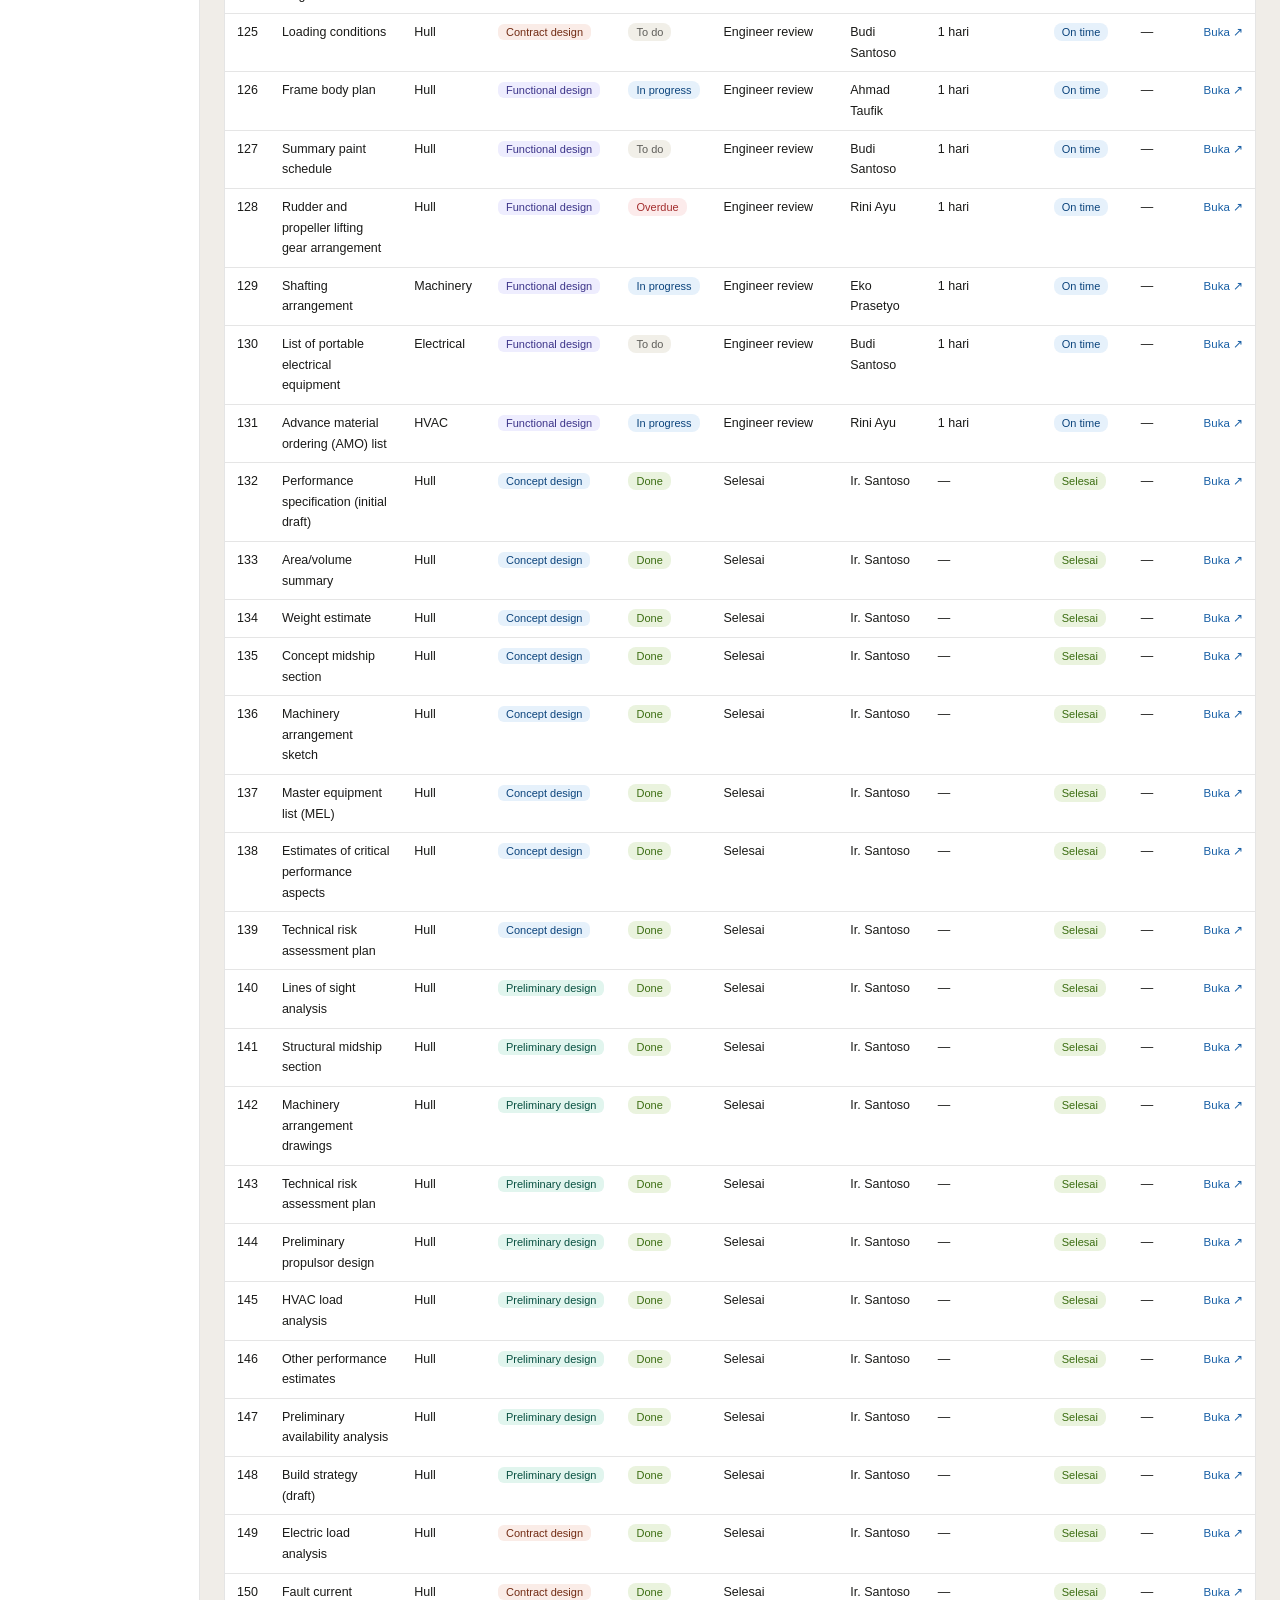
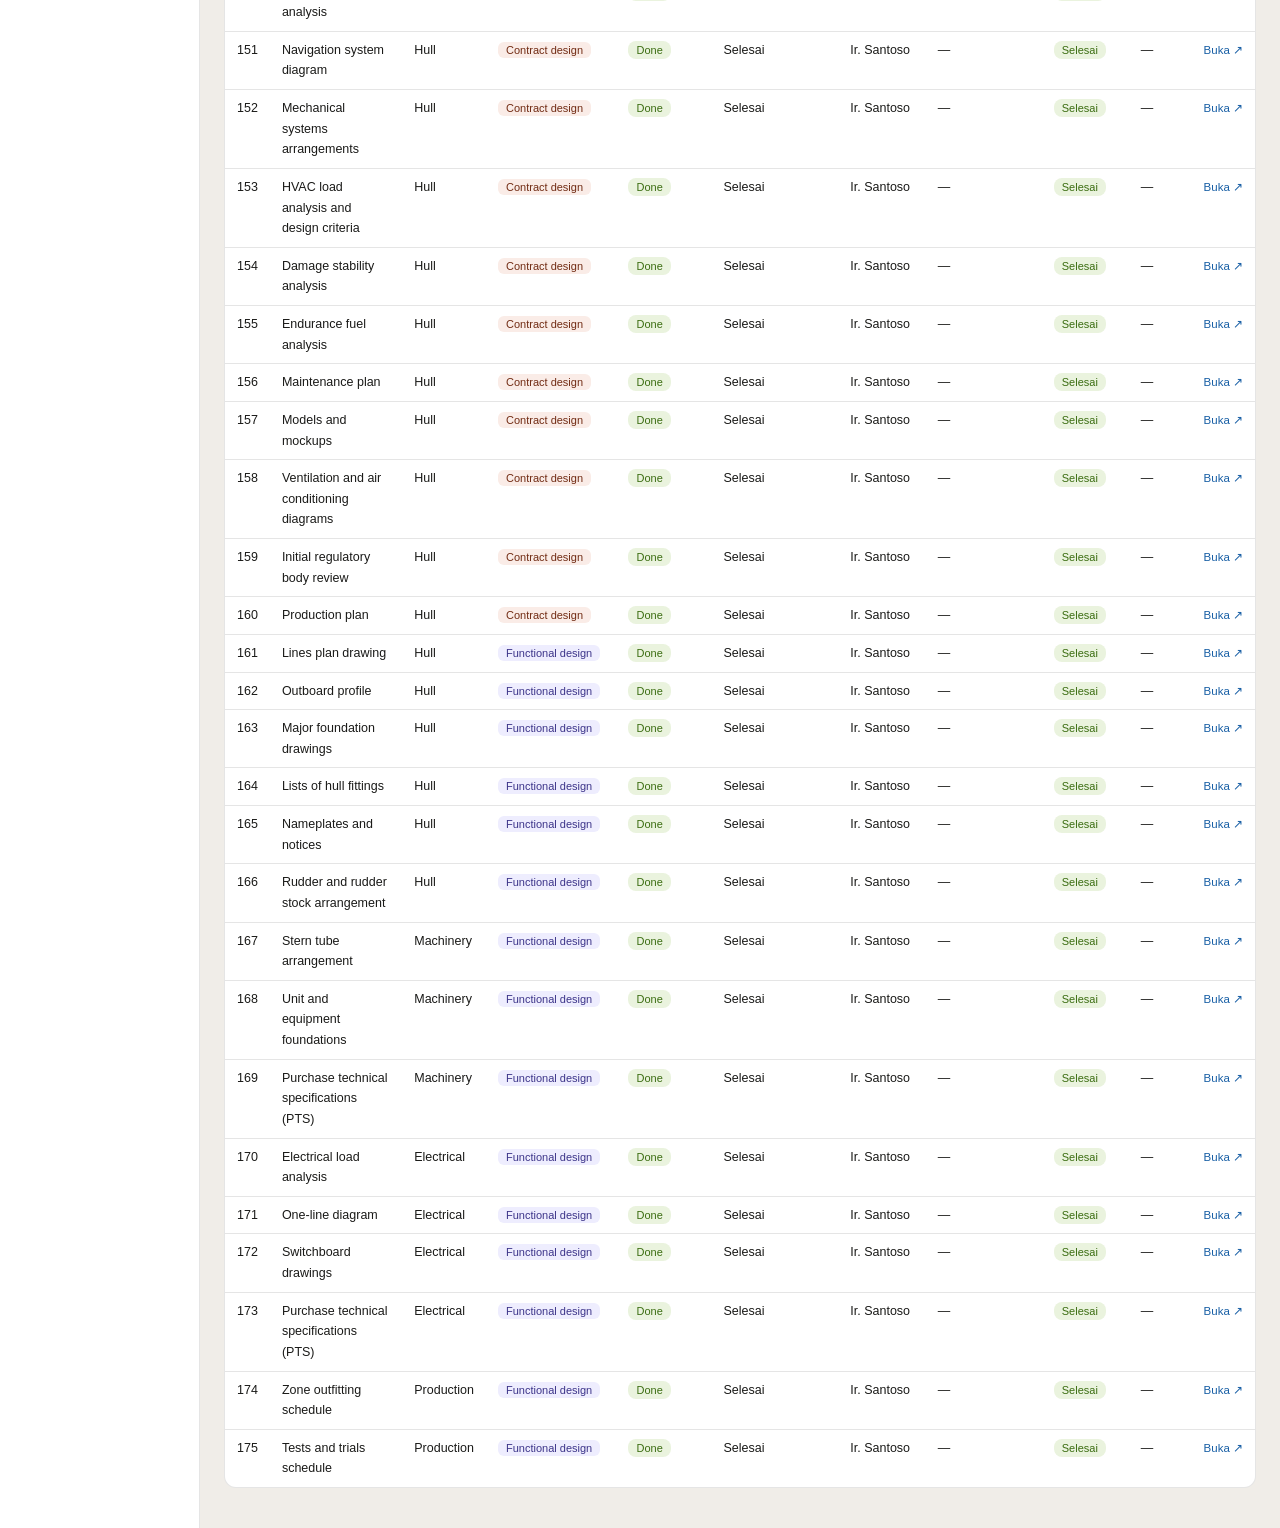
<file: pages/analytics-monitoring.html>
<!DOCTYPE html>
<html lang="id">
<head>
  <meta charset="UTF-8"><meta name="viewport" content="width=device-width,initial-scale=1.0">
  <title>Analytics — Document Monitoring — ShipDesign</title>
  <link rel="stylesheet" href="../css/style.css">
  <style>
    .ana-wrap { padding: 18px 24px 40px; }

    .ana-filters {
      display: flex; align-items: center; gap: 10px; flex-wrap: wrap;
      background: var(--bg-primary); border: 0.5px solid var(--border-light);
      border-radius: var(--radius-lg); padding: 12px 14px; margin-bottom: 16px;
    }
    .ana-filters label { font-size: 11px; color: var(--text-tertiary); display: block; margin-bottom: 3px; }
    .ana-filters select, .ana-filters input[type="text"] {
      font-size: 13px; padding: 6px 9px; border-radius: var(--radius-md);
      border: 0.5px solid var(--border-mid); background: var(--bg-primary);
      color: var(--text-primary); cursor: pointer; font-family: var(--font);
    }
    .ana-filters select { min-width: 130px; }
    .ana-filters input[type="text"] { min-width: 220px; cursor: text; }
    .ana-filters .reset { margin-left: auto; align-self: flex-end; }
    .ana-count { font-size: 12px; color: var(--text-tertiary); margin-bottom: 8px; }

    .mon-table-wrap {
      background: var(--bg-primary); border: 0.5px solid var(--border-light);
      border-radius: var(--radius-lg); overflow: hidden;
    }
    table.mon-table { width: 100%; border-collapse: collapse; font-size: 12.5px; }
    .mon-table thead th {
      text-align: left; font-size: 11px; font-weight: 500; color: var(--text-tertiary);
      text-transform: uppercase; letter-spacing: .04em;
      padding: 9px 12px; border-bottom: 0.5px solid var(--border-light);
      background: var(--bg-secondary); white-space: nowrap; position: sticky; top: 0;
    }
    .mon-table tbody td { padding: 8px 12px; border-bottom: 0.5px solid var(--border-light); vertical-align: top; }
    .mon-table tbody tr:last-child td { border-bottom: none; }
    .mon-table tbody tr:hover { background: var(--bg-secondary); }
    .mon-title { font-weight: 500; color: var(--text-primary); }
    .mon-nowrap { white-space: nowrap; }
    .mon-ph { font-size: 11px; padding: 2px 8px; border-radius: 6px; font-weight: 500; white-space: nowrap; }
    .mon-link { font-size: 11.5px; color: var(--blue-600); text-decoration: none; white-space: nowrap; }
    .mon-link:hover { text-decoration: underline; }
    .mon-empty { padding: 36px 20px; text-align: center; color: var(--text-tertiary); font-size: 13px; }
  </style>
</head>
<body>
<script src="../js/data.js"></script>
<script>document.write(renderShell('ana-monitoring'));</script>

<div class="content-header">
  <span class="page-title">Analytics</span>
  <span class="badge">DELTA &middot; Document Monitoring</span>
</div>
<script>document.write(analyticsTabsHtml('ana-monitoring'));</script>

<div class="ana-wrap">

  <div class="ana-filters">
    <div style="flex:1;min-width:220px"><label>Cari dokumen</label><input type="text" id="f-search" placeholder="Nama dokumen&hellip;" oninput="renderTable()"></div>
    <div><label>Fase</label><select id="f-phase" onchange="renderTable()"><option value="all">Semua fase</option></select></div>
    <div><label>Kategori</label><select id="f-cat" onchange="renderTable()"><option value="all">Semua kategori</option></select></div>
    <div><label>Reviewer</label><select id="f-reviewer" onchange="renderTable()"><option value="all">Semua reviewer</option></select></div>
    <div><label>SLA</label><select id="f-sla" onchange="renderTable()">
      <option value="all">Semua SLA</option>
      <option value="ontime">On time</option>
      <option value="duesoon">Due soon</option>
      <option value="overdue">Overdue</option>
      <option value="done">Selesai</option>
    </select></div>
    <button class="btn reset" onclick="resetFilters()">Reset filter</button>
  </div>

  <div class="ana-count" id="mon-count"></div>

  <div class="mon-table-wrap">
    <table class="mon-table">
      <thead>
        <tr>
          <th style="width:36px">No.</th>
          <th>Dokumen</th>
          <th>Kategori</th>
          <th>Fase</th>
          <th>Status</th>
          <th>Tahap approval</th>
          <th>Reviewer</th>
          <th>Hari diproses</th>
          <th>SLA</th>
          <th>Revisi</th>
          <th></th>
        </tr>
      </thead>
      <tbody id="mon-tbody"></tbody>
    </table>
  </div>

</div>

<script>
document.write(closeShell());

const ROWS = getAnalyticsRows();

(function initFilters(){
  const phaseSel = document.getElementById('f-phase');
  Object.entries(PHASES).forEach(([k,p]) => phaseSel.insertAdjacentHTML('beforeend', `<option value="${k}">${p.label}</option>`));

  const catSel = document.getElementById('f-cat');
  Object.entries(CAT_LABELS).forEach(([k,l]) => catSel.insertAdjacentHTML('beforeend', `<option value="${k}">${l}</option>`));

  const revSel = document.getElementById('f-reviewer');
  [...new Set(ROWS.map(r=>r.reviewer))].sort().forEach(name => revSel.insertAdjacentHTML('beforeend', `<option value="${name}">${name}</option>`));
})();

function resetFilters() {
  document.getElementById('f-search').value = '';
  ['f-phase','f-cat','f-reviewer','f-sla'].forEach(id => document.getElementById(id).value = 'all');
  renderTable();
}

function renderTable() {
  const q      = document.getElementById('f-search').value.trim().toLowerCase();
  const phase  = document.getElementById('f-phase').value;
  const cat    = document.getElementById('f-cat').value;
  const rev    = document.getElementById('f-reviewer').value;
  const slaF   = document.getElementById('f-sla').value;

  const rows = ROWS.filter(r => {
    if (q && !r.task.label.toLowerCase().includes(q)) return false;
    if (phase!=='all' && r.task.phase!==phase) return false;
    if (cat!=='all'   && r.task.cat!==cat) return false;
    if (rev!=='all'   && r.reviewer!==rev) return false;
    if (slaF!=='all'  && r.sla!==slaF) return false;
    return true;
  }).sort((a,b) => b.daysPending - a.daysPending);

  document.getElementById('mon-count').textContent = `${rows.length} / ${ROWS.length} dokumen`;

  const tbody = document.getElementById('mon-tbody');
  if (!rows.length) {
    tbody.innerHTML = `<tr><td colspan="11"><div class="mon-empty">Tidak ada dokumen yang cocok dengan filter.</div></td></tr>`;
    return;
  }

  tbody.innerHTML = rows.map((r,i) => {
    const t = r.task; const ph = PHASES[t.phase]; const sc = STATUS_CFG[t.status]; const sl = SLA_STATE_CFG[r.sla];
    return `<tr>
      <td class="mon-nowrap">${i+1}</td>
      <td><div class="mon-title">${t.label}</div></td>
      <td>${CAT_LABELS[t.cat]||t.cat}</td>
      <td><span class="mon-ph" style="background:${ph.bg};color:${ph.tc}">${ph.label}</span></td>
      <td><span class="chip ${sc.chip}">${sc.label}</span></td>
      <td>${r.stepLabel}</td>
      <td>${r.reviewer}</td>
      <td class="mon-nowrap">${t.status==='done' ? '&mdash;' : r.daysPending+' hari'}</td>
      <td><span class="chip ${sl.chip}">${sl.label}</span></td>
      <td class="mon-nowrap">${r.rejectCount>0 ? r.rejectCount+'&times;' : '&mdash;'}</td>
      <td><a class="mon-link" href="${treeHref(t.id)}">Buka &#8599;</a></td>
    </tr>`;
  }).join('');
}

renderTable();
</script>
</body>
</html>
</file>
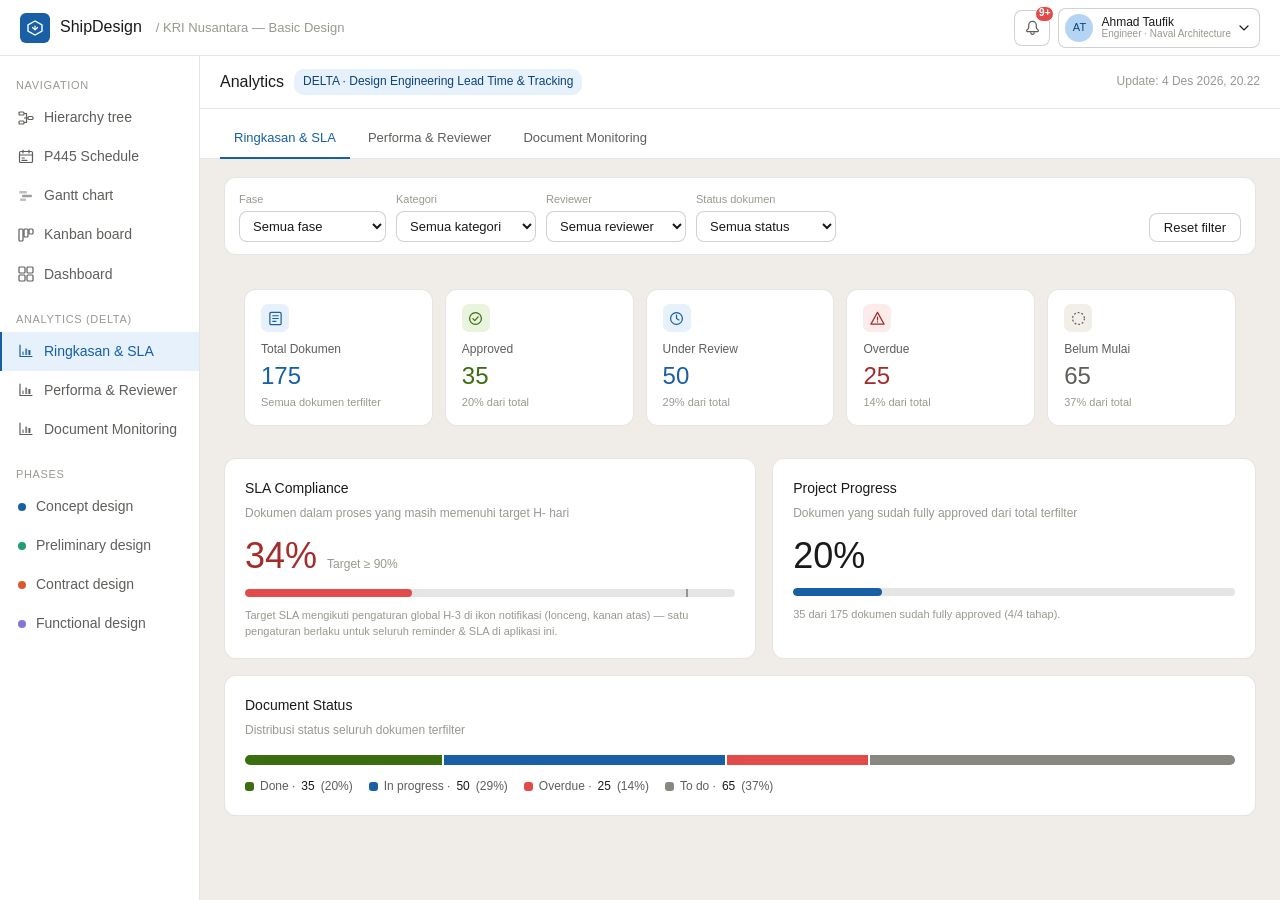
<file: pages/analytics-overview.html>
<!DOCTYPE html>
<html lang="id">
<head>
  <meta charset="UTF-8"><meta name="viewport" content="width=device-width,initial-scale=1.0">
  <title>Analytics — Ringkasan & SLA — ShipDesign</title>
  <link rel="stylesheet" href="../css/style.css">
  <style>
    .ana-wrap { padding: 18px 24px 40px; }

    .ana-filters {
      display: flex; align-items: center; gap: 10px; flex-wrap: wrap;
      background: var(--bg-primary); border: 0.5px solid var(--border-light);
      border-radius: var(--radius-lg); padding: 12px 14px; margin-bottom: 18px;
    }
    .ana-filters label { font-size: 11px; color: var(--text-tertiary); display: block; margin-bottom: 3px; }
    .ana-filters select {
      font-size: 13px; padding: 6px 9px; border-radius: var(--radius-md);
      border: 0.5px solid var(--border-mid); background: var(--bg-primary);
      color: var(--text-primary); cursor: pointer; font-family: var(--font); min-width: 140px;
    }
    .ana-filters .reset { margin-left: auto; align-self: flex-end; }

    .stat-row { display: grid; grid-template-columns: repeat(5, minmax(0,1fr)); gap: 12px; margin-bottom: 16px; }
    .stat-card { background: var(--bg-primary); border: 0.5px solid var(--border-light); border-radius: var(--radius-lg); padding: 14px 16px; }
    .stat-card.accent { border-color: var(--border-light); }
    .stat-icn   { width:28px;height:28px;border-radius:7px;display:flex;align-items:center;justify-content:center;margin-bottom:8px; }
    .stat-label { font-size: 12px; color: var(--text-secondary); margin-bottom:2px; }
    .stat-val   { font-size: 24px; font-weight: 500; line-height:1.2; }
    .stat-sub   { font-size: 11px; color: var(--text-tertiary); margin-top: 2px; }

    .two-col { display: grid; grid-template-columns: 1.1fr 1fr; gap: 16px; margin-bottom: 16px; }
    .widget  { background: var(--bg-primary); border: 0.5px solid var(--border-light); border-radius: var(--radius-lg); padding: 18px 20px; }
    .w-title { font-size: 14px; font-weight: 500; color: var(--text-primary); margin-bottom: 4px; }
    .w-sub   { font-size: 12px; color: var(--text-tertiary); margin-bottom: 14px; }

    .sla-big { display: flex; align-items: baseline; gap: 10px; }
    .sla-num { font-size: 36px; font-weight: 500; line-height: 1; }
    .sla-target { font-size: 12px; color: var(--text-tertiary); }
    .sla-bar-bg { height: 8px; background: var(--border-light); border-radius: 4px; margin-top: 14px; overflow: hidden; position:relative; }
    .sla-bar-fill { height: 8px; border-radius: 4px; }
    .sla-target-mark { position:absolute; top:-3px; bottom:-3px; width:2px; background:var(--text-primary); opacity:.4; }
    .sla-note { font-size: 11px; color: var(--text-tertiary); margin-top: 10px; line-height:1.5; }

    .seg-bar { display: flex; height: 10px; border-radius: 5px; overflow: hidden; gap: 2px; margin-bottom: 12px; }
    .seg-legend { display: flex; gap: 16px; flex-wrap: wrap; }
    .seg-legend-item { font-size: 12px; color: var(--text-secondary); display: flex; align-items: center; gap: 6px; }
    .seg-dot { width: 9px; height: 9px; border-radius: 3px; flex-shrink: 0; }
    .seg-legend-val { font-weight: 500; color: var(--text-primary); }
  </style>
</head>
<body>
<script src="../js/data.js"></script>
<script>document.write(renderShell('ana-overview'));</script>

<div class="content-header">
  <span class="page-title">Analytics</span>
  <span class="badge">DELTA &middot; Design Engineering Lead Time &amp; Tracking</span>
  <div class="header-right">
    <span style="font-size:12px;color:var(--text-tertiary)" id="ana-updated"></span>
  </div>
</div>
<script>document.write(analyticsTabsHtml('ana-overview'));</script>

<div class="ana-wrap">

  <div class="ana-filters">
    <div><label>Fase</label><select id="f-phase" onchange="renderAll()"><option value="all">Semua fase</option></select></div>
    <div><label>Kategori</label><select id="f-cat" onchange="renderAll()"><option value="all">Semua kategori</option></select></div>
    <div><label>Reviewer</label><select id="f-reviewer" onchange="renderAll()"><option value="all">Semua reviewer</option></select></div>
    <div><label>Status dokumen</label><select id="f-status" onchange="renderAll()"><option value="all">Semua status</option></select></div>
    <button class="btn reset" onclick="resetFilters()">Reset filter</button>
  </div>

  <div class="stat-row" id="stat-row"></div>

  <div class="two-col">
    <div class="widget">
      <div class="w-title">SLA Compliance</div>
      <div class="w-sub">Dokumen dalam proses yang masih memenuhi target H- hari</div>
      <div class="sla-big">
        <span class="sla-num" id="sla-num">—</span>
        <span class="sla-target" id="sla-target"></span>
      </div>
      <div class="sla-bar-bg"><div class="sla-bar-fill" id="sla-bar-fill"></div><div class="sla-target-mark" style="left:90%"></div></div>
      <p class="sla-note" id="sla-h-note"></p>
    </div>
    <div class="widget">
      <div class="w-title">Project Progress</div>
      <div class="w-sub">Dokumen yang sudah fully approved dari total terfilter</div>
      <div class="sla-big">
        <span class="sla-num" id="prog-num">—</span>
      </div>
      <div class="sla-bar-bg"><div class="sla-bar-fill" id="prog-bar-fill" style="background:var(--blue-600)"></div></div>
      <p class="sla-note" id="prog-note"></p>
    </div>
  </div>

  <div class="widget">
    <div class="w-title">Document Status</div>
    <div class="w-sub">Distribusi status seluruh dokumen terfilter</div>
    <div class="seg-bar" id="status-seg"></div>
    <div class="seg-legend" id="status-legend"></div>
  </div>

</div>

<script>
document.write(closeShell());

const ALL_ROWS = getAnalyticsRows();
document.getElementById('sla-h-note').textContent =
  `Target SLA mengikuti pengaturan global H-${getReminderSettings().hDays} di ikon notifikasi (lonceng, kanan atas) — satu pengaturan berlaku untuk seluruh reminder & SLA di aplikasi ini.`;

document.getElementById('ana-updated').textContent = 'Update: ' + new Date().toLocaleString('id-ID',{dateStyle:'medium',timeStyle:'short'});

/* ---- populate filter dropdowns ---- */
(function initFilters(){
  const phaseSel = document.getElementById('f-phase');
  Object.entries(PHASES).forEach(([k,p]) => phaseSel.insertAdjacentHTML('beforeend', `<option value="${k}">${p.label}</option>`));

  const catSel = document.getElementById('f-cat');
  Object.entries(CAT_LABELS).forEach(([k,l]) => catSel.insertAdjacentHTML('beforeend', `<option value="${k}">${l}</option>`));

  const revSel = document.getElementById('f-reviewer');
  [...new Set(ALL_ROWS.map(r=>r.reviewer))].sort().forEach(name => revSel.insertAdjacentHTML('beforeend', `<option value="${name}">${name}</option>`));

  const statSel = document.getElementById('f-status');
  Object.entries(STATUS_CFG).forEach(([k,s]) => statSel.insertAdjacentHTML('beforeend', `<option value="${k}">${s.label}</option>`));
})();

function resetFilters() {
  ['f-phase','f-cat','f-reviewer','f-status'].forEach(id => document.getElementById(id).value = 'all');
  renderAll();
}

function getFilteredRows() {
  const phase = document.getElementById('f-phase').value;
  const cat   = document.getElementById('f-cat').value;
  const rev   = document.getElementById('f-reviewer').value;
  const stat  = document.getElementById('f-status').value;
  return ALL_ROWS.filter(r => {
    if (phase!=='all' && r.task.phase!==phase) return false;
    if (cat!=='all'   && r.task.cat!==cat) return false;
    if (rev!=='all'   && r.reviewer!==rev) return false;
    if (stat!=='all'  && r.task.status!==stat) return false;
    return true;
  });
}

const STAT_ICON_BG = { total:'var(--blue-50)', done:'var(--green-50)', prog:'var(--blue-50)', late:'var(--red-50)', todo:'var(--gray-50)' };
const STAT_ICON_FG = { total:'var(--blue-600)', done:'var(--green-600)', prog:'var(--blue-600)', late:'var(--red-800)', todo:'var(--gray-600)' };

function renderStats(rows) {
  const total = rows.length;
  const byStatus = { done:0, 'in-progress':0, overdue:0, todo:0 };
  rows.forEach(r => byStatus[r.task.status]++);
  const pct = n => total ? Math.round(n/total*100) : 0;

  const cards = [
    { key:'total', label:'Total Dokumen', val:total, sub:'Semua dokumen terfilter' },
    { key:'done',  label:'Approved',      val:byStatus.done,        sub:pct(byStatus.done)+'% dari total' },
    { key:'prog',  label:'Under Review',  val:byStatus['in-progress'], sub:pct(byStatus['in-progress'])+'% dari total' },
    { key:'late',  label:'Overdue',       val:byStatus.overdue,     sub:pct(byStatus.overdue)+'% dari total' },
    { key:'todo',  label:'Belum Mulai',   val:byStatus.todo,        sub:pct(byStatus.todo)+'% dari total' }
  ];
  document.getElementById('stat-row').innerHTML = cards.map(c => `
    <div class="stat-card">
      <div class="stat-icn" style="background:${STAT_ICON_BG[c.key]};color:${STAT_ICON_FG[c.key]}">${statIcon(c.key)}</div>
      <div class="stat-label">${c.label}</div>
      <div class="stat-val" style="color:${STAT_ICON_FG[c.key]}">${c.val}</div>
      <div class="stat-sub">${c.sub}</div>
    </div>`).join('');
}

function statIcon(key) {
  const icons = {
    total: '<svg width="15" height="15" viewBox="0 0 16 16" fill="none"><rect x="2" y="1.5" width="12" height="13" rx="1.3" stroke="currentColor" stroke-width="1.3"/><path d="M5 5h6M5 8h6M5 11h3.5" stroke="currentColor" stroke-width="1.2" stroke-linecap="round"/></svg>',
    done:  '<svg width="15" height="15" viewBox="0 0 16 16" fill="none"><circle cx="8" cy="8" r="6.3" stroke="currentColor" stroke-width="1.3"/><path d="M5.2 8.2l2 2 3.6-4" stroke="currentColor" stroke-width="1.3" stroke-linecap="round" stroke-linejoin="round"/></svg>',
    prog:  '<svg width="15" height="15" viewBox="0 0 16 16" fill="none"><circle cx="8" cy="8" r="6.3" stroke="currentColor" stroke-width="1.3"/><path d="M8 4.5V8l2.6 1.6" stroke="currentColor" stroke-width="1.3" stroke-linecap="round"/></svg>',
    late:  '<svg width="15" height="15" viewBox="0 0 16 16" fill="none"><path d="M8 1.5l7 12.5H1L8 1.5z" stroke="currentColor" stroke-width="1.3" stroke-linejoin="round"/><path d="M8 6.5v3.2M8 11.7v.1" stroke="currentColor" stroke-width="1.3" stroke-linecap="round"/></svg>',
    todo:  '<svg width="15" height="15" viewBox="0 0 16 16" fill="none"><circle cx="8" cy="8" r="6.3" stroke="currentColor" stroke-width="1.3" stroke-dasharray="2 2"/></svg>'
  };
  return icons[key] || '';
}

function renderSla(rows) {
  const pending = rows.filter(r => r.task.status !== 'done');
  const compliant = pending.filter(r => r.sla !== 'overdue').length;
  const pct = pending.length ? Math.round(compliant/pending.length*100) : 100;
  const target = 90;
  const ok = pct >= target;
  document.getElementById('sla-num').textContent = pct + '%';
  document.getElementById('sla-num').style.color = ok ? 'var(--green-600)' : 'var(--red-800)';
  document.getElementById('sla-target').textContent = `Target ≥ ${target}%`;
  document.getElementById('sla-bar-fill').style.cssText = `width:${pct}%;background:${ok?'var(--green-600)':'var(--red-400)'}`;
}

function renderProgress(rows) {
  const total = rows.length;
  const done = rows.filter(r => r.task.status==='done').length;
  const pct = total ? Math.round(done/total*100) : 0;
  document.getElementById('prog-num').textContent = pct + '%';
  document.getElementById('prog-bar-fill').style.width = pct + '%';
  document.getElementById('prog-note').textContent = `${done} dari ${total} dokumen sudah fully approved (4/4 tahap).`;
}

const STATUS_COLOR = { todo:'var(--gray-400)', 'in-progress':'var(--blue-600)', done:'var(--green-600)', overdue:'var(--red-400)' };

function renderStatusSeg(rows) {
  const total = rows.length || 1;
  const order = ['done','in-progress','overdue','todo'];
  const counts = { todo:0, 'in-progress':0, done:0, overdue:0 };
  rows.forEach(r => counts[r.task.status]++);
  document.getElementById('status-seg').innerHTML = order.map(k => {
    const w = counts[k]/total*100;
    return w>0 ? `<div style="width:${w}%;background:${STATUS_COLOR[k]}" title="${STATUS_CFG[k].label}: ${counts[k]}"></div>` : '';
  }).join('');
  document.getElementById('status-legend').innerHTML = order.map(k => `
    <span class="seg-legend-item"><span class="seg-dot" style="background:${STATUS_COLOR[k]}"></span>${STATUS_CFG[k].label} &middot; <span class="seg-legend-val">${counts[k]}</span> (${rows.length?Math.round(counts[k]/rows.length*100):0}%)</span>`).join('');
}

function renderAll() {
  const rows = getFilteredRows();
  renderStats(rows);
  renderSla(rows);
  renderProgress(rows);
  renderStatusSeg(rows);
}

renderAll();
</script>
</body>
</html>
</file>
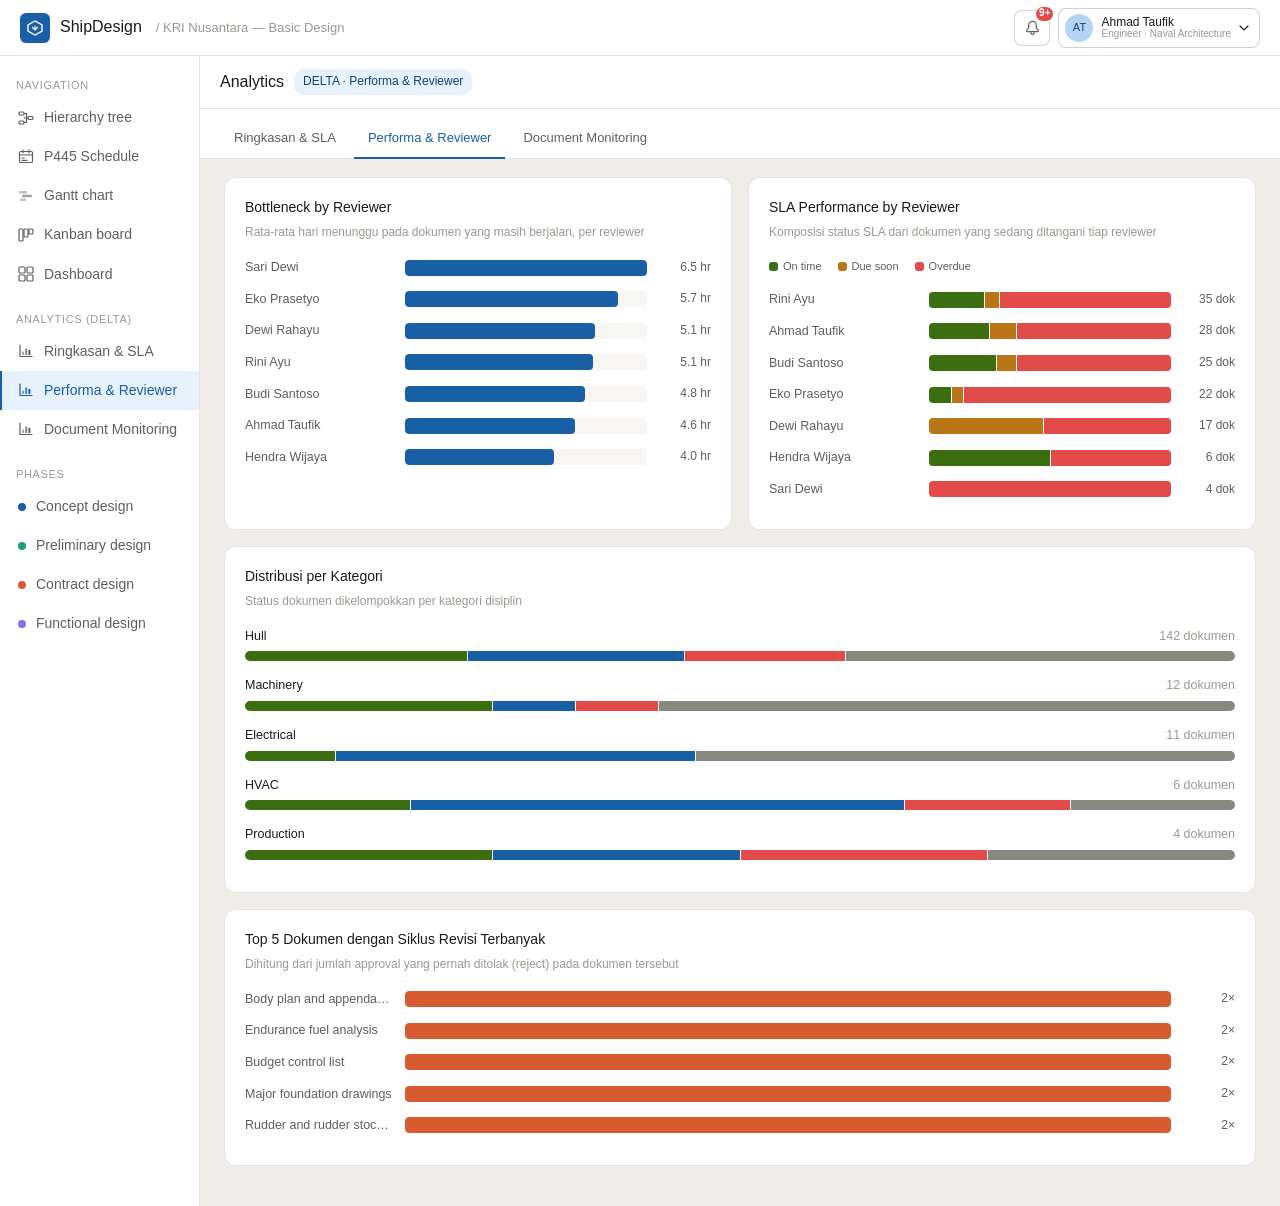
<file: pages/analytics-performance.html>
<!DOCTYPE html>
<html lang="id">
<head>
  <meta charset="UTF-8"><meta name="viewport" content="width=device-width,initial-scale=1.0">
  <title>Analytics — Performa & Reviewer — ShipDesign</title>
  <link rel="stylesheet" href="../css/style.css">
  <style>
    .ana-wrap { padding: 18px 24px 40px; }

    .two-col { display: grid; grid-template-columns: 1fr 1fr; gap: 16px; margin-bottom: 16px; }
    .widget  { background: var(--bg-primary); border: 0.5px solid var(--border-light); border-radius: var(--radius-lg); padding: 18px 20px; margin-bottom: 16px; }
    .w-title { font-size: 14px; font-weight: 500; color: var(--text-primary); margin-bottom: 4px; }
    .w-sub   { font-size: 12px; color: var(--text-tertiary); margin-bottom: 14px; }

    /* horizontal bar rows */
    .hbar-row  { display: flex; align-items: center; gap: 10px; margin-bottom: 11px; }
    .hbar-name { width: 150px; flex-shrink: 0; font-size: 12.5px; color: var(--text-secondary); overflow:hidden; text-overflow:ellipsis; white-space:nowrap; }
    .hbar-track{ flex: 1; height: 16px; background: var(--bg-secondary); border-radius: 4px; overflow: hidden; display:flex; }
    .hbar-fill { height: 16px; border-radius: 4px; display:flex; align-items:center; }
    .hbar-val  { width: 54px; flex-shrink:0; font-size: 12px; color: var(--text-secondary); text-align:right; }
    .hbar-empty{ font-size: 12px; color: var(--text-tertiary); padding: 6px 0; }

    /* stacked bar rows (SLA performance) */
    .stack-track { flex:1; height:16px; border-radius:4px; overflow:hidden; display:flex; gap:1px; }
    .stack-seg   { height:16px; }
    .perf-legend { display:flex; gap:16px; margin-top:4px; margin-bottom:14px; flex-wrap:wrap; }
    .perf-legend span { font-size:11px; color:var(--text-secondary); display:flex; align-items:center; gap:5px; }
    .perf-dot { width:9px; height:9px; border-radius:3px; }

    /* category segmented bars */
    .cat-row { margin-bottom: 14px; }
    .cat-row-top { display:flex; justify-content:space-between; font-size:12.5px; margin-bottom:5px; }
    .cat-row-name { color: var(--text-primary); font-weight:500; }
    .cat-row-count{ color: var(--text-tertiary); }
    .seg-bar { display: flex; height: 10px; border-radius: 5px; overflow: hidden; gap: 1px; }
  </style>
</head>
<body>
<script src="../js/data.js"></script>
<script>document.write(renderShell('ana-performance'));</script>

<div class="content-header">
  <span class="page-title">Analytics</span>
  <span class="badge">DELTA &middot; Performa &amp; Reviewer</span>
</div>
<script>document.write(analyticsTabsHtml('ana-performance'));</script>

<div class="ana-wrap">

  <div class="two-col">
    <div class="widget" style="margin-bottom:0">
      <div class="w-title">Bottleneck by Reviewer</div>
      <div class="w-sub">Rata-rata hari menunggu pada dokumen yang masih berjalan, per reviewer</div>
      <div id="bottleneck-chart"></div>
    </div>
    <div class="widget" style="margin-bottom:0">
      <div class="w-title">SLA Performance by Reviewer</div>
      <div class="w-sub">Komposisi status SLA dari dokumen yang sedang ditangani tiap reviewer</div>
      <div class="perf-legend">
        <span><span class="perf-dot" style="background:var(--green-600)"></span>On time</span>
        <span><span class="perf-dot" style="background:var(--amber-400)"></span>Due soon</span>
        <span><span class="perf-dot" style="background:var(--red-400)"></span>Overdue</span>
      </div>
      <div id="sla-perf-chart"></div>
    </div>
  </div>

  <div class="widget">
    <div class="w-title">Distribusi per Kategori</div>
    <div class="w-sub">Status dokumen dikelompokkan per kategori disiplin</div>
    <div id="cat-dist"></div>
  </div>

  <div class="widget" style="margin-bottom:0">
    <div class="w-title">Top 5 Dokumen dengan Siklus Revisi Terbanyak</div>
    <div class="w-sub">Dihitung dari jumlah approval yang pernah ditolak (reject) pada dokumen tersebut</div>
    <div id="revision-chart"></div>
  </div>

</div>

<script>
document.write(closeShell());

const ROWS = getAnalyticsRows();

function fmt1(n) { return (Math.round(n*10)/10).toFixed(1); }

/* ---- Bottleneck by reviewer (avg days pending, non-done docs) ---- */
function renderBottleneck() {
  const pending = ROWS.filter(r => r.task.status !== 'done');
  const groups = {};
  pending.forEach(r => { (groups[r.reviewer] = groups[r.reviewer] || []).push(r.daysPending); });
  const data = Object.entries(groups)
    .map(([name, arr]) => ({ name, avg: arr.reduce((a,b)=>a+b,0)/arr.length, n: arr.length }))
    .sort((a,b) => b.avg - a.avg)
    .slice(0, 8);

  const el = document.getElementById('bottleneck-chart');
  if (!data.length) { el.innerHTML = `<div class="hbar-empty">Tidak ada dokumen yang sedang berjalan.</div>`; return; }
  const max = Math.max(...data.map(d=>d.avg), 1);
  el.innerHTML = data.map(d => `
    <div class="hbar-row">
      <div class="hbar-name" title="${d.name}">${d.name}</div>
      <div class="hbar-track"><div class="hbar-fill" style="width:${(d.avg/max*100).toFixed(1)}%;background:var(--blue-600)"></div></div>
      <div class="hbar-val">${fmt1(d.avg)} hr</div>
    </div>`).join('');
}

/* ---- SLA performance by reviewer (stacked %) ---- */
function renderSlaPerf() {
  const pending = ROWS.filter(r => r.task.status !== 'done');
  const groups = {};
  pending.forEach(r => { (groups[r.reviewer] = groups[r.reviewer] || []).push(r.sla); });
  const data = Object.entries(groups)
    .map(([name, arr]) => ({
      name, n: arr.length,
      ontime:  arr.filter(s=>s==='ontime').length,
      duesoon: arr.filter(s=>s==='duesoon').length,
      overdue: arr.filter(s=>s==='overdue').length
    }))
    .sort((a,b) => b.n - a.n)
    .slice(0, 8);

  const el = document.getElementById('sla-perf-chart');
  if (!data.length) { el.innerHTML = `<div class="hbar-empty">Tidak ada dokumen yang sedang berjalan.</div>`; return; }
  el.innerHTML = data.map(d => {
    const seg = (n,color) => n>0 ? `<div class="stack-seg" style="width:${(n/d.n*100).toFixed(1)}%;background:${color}" title="${n}"></div>` : '';
    return `<div class="hbar-row">
      <div class="hbar-name" title="${d.name}">${d.name}</div>
      <div class="stack-track">
        ${seg(d.ontime,'var(--green-600)')}${seg(d.duesoon,'var(--amber-400)')}${seg(d.overdue,'var(--red-400)')}
      </div>
      <div class="hbar-val">${d.n} dok</div>
    </div>`;
  }).join('');
}

/* ---- Distribution per category (segmented bars) ---- */
const STATUS_COLOR = { todo:'var(--gray-400)', 'in-progress':'var(--blue-600)', done:'var(--green-600)', overdue:'var(--red-400)' };
function renderCatDist() {
  const el = document.getElementById('cat-dist');
  el.innerHTML = Object.entries(CAT_LABELS).map(([catKey, catLabel]) => {
    const rows = ROWS.filter(r => r.task.cat === catKey);
    const total = rows.length || 1;
    const counts = { todo:0, 'in-progress':0, done:0, overdue:0 };
    rows.forEach(r => counts[r.task.status]++);
    const bar = ['done','in-progress','overdue','todo'].map(k => {
      const w = counts[k]/total*100;
      return w>0 ? `<div style="width:${w}%;background:${STATUS_COLOR[k]}" title="${STATUS_CFG[k].label}: ${counts[k]}"></div>` : '';
    }).join('');
    return `<div class="cat-row">
      <div class="cat-row-top"><span class="cat-row-name">${catLabel}</span><span class="cat-row-count">${rows.length} dokumen</span></div>
      <div class="seg-bar">${bar}</div>
    </div>`;
  }).join('');
}

/* ---- Top 5 revision cycle ---- */
function renderRevisionChart() {
  const data = ROWS.filter(r => r.rejectCount > 0).sort((a,b) => b.rejectCount - a.rejectCount).slice(0,5);
  const el = document.getElementById('revision-chart');
  if (!data.length) { el.innerHTML = `<div class="hbar-empty">Belum ada dokumen yang pernah direvisi (reject) sejauh ini.</div>`; return; }
  const max = Math.max(...data.map(d=>d.rejectCount), 1);
  el.innerHTML = data.map(d => `
    <div class="hbar-row">
      <div class="hbar-name" title="${d.task.label}">${d.task.label}</div>
      <div class="hbar-track"><div class="hbar-fill" style="width:${(d.rejectCount/max*100).toFixed(1)}%;background:var(--coral-400)"></div></div>
      <div class="hbar-val">${d.rejectCount}&times;</div>
    </div>`).join('');
}

renderBottleneck();
renderSlaPerf();
renderCatDist();
renderRevisionChart();
</script>
</body>
</html>
</file>
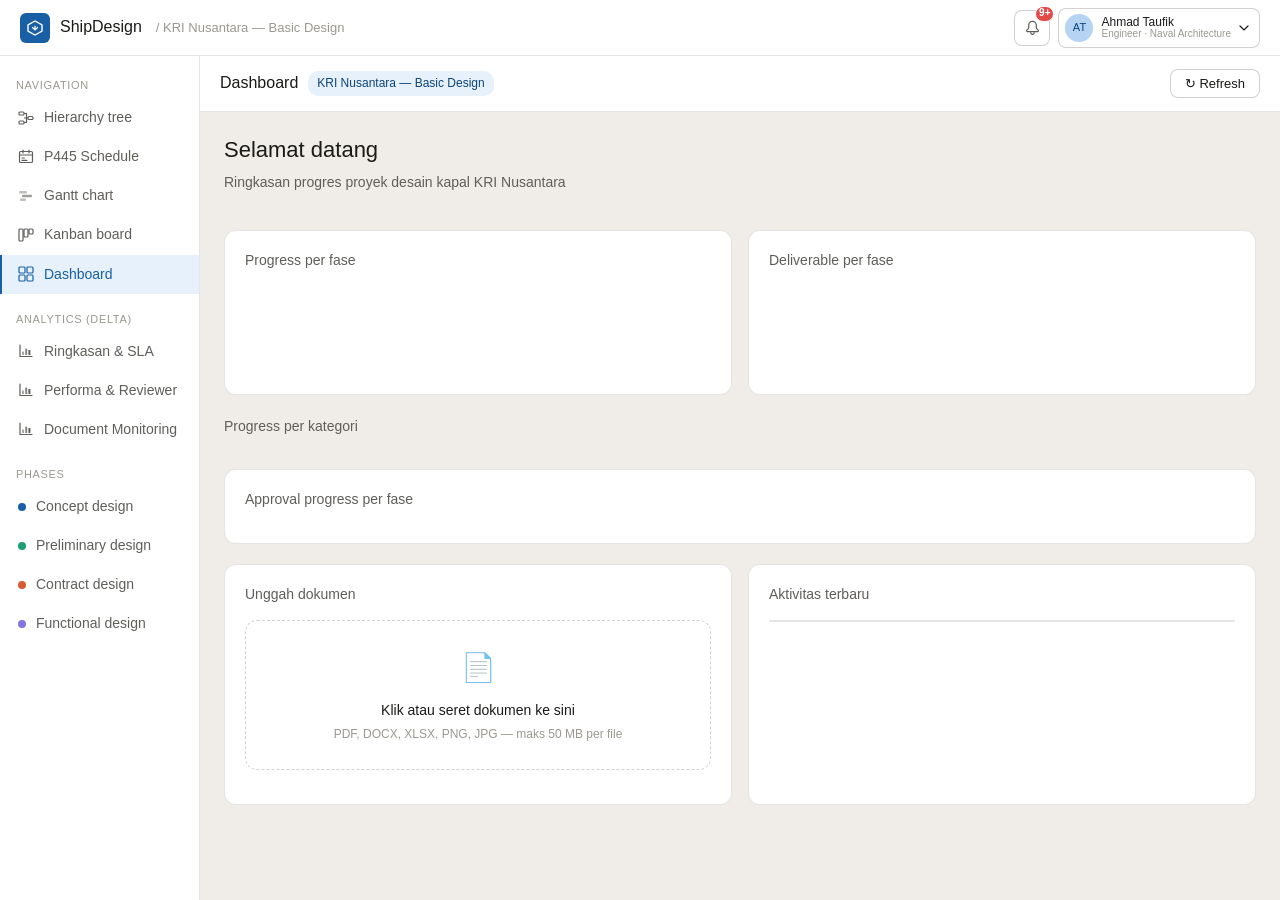
<file: pages/dashboard.html>
<!DOCTYPE html>
<html lang="id">
<head>
  <meta charset="UTF-8"><meta name="viewport" content="width=device-width,initial-scale=1.0">
  <title>Dashboard — ShipDesign</title>
  <link rel="stylesheet" href="../css/style.css">
  <style>
    .dash  { padding: 0 24px 40px; }
    .welcome { padding: 20px 24px 0; }
    .welcome-title { font-size: 22px; font-weight: 500; margin-bottom: 3px; }
    .welcome-sub   { font-size: 14px; color: var(--text-secondary); }

    .stat-row { display:grid; grid-template-columns:repeat(4,minmax(0,1fr)); gap:14px; padding:18px 24px; }
    .stat-card { background:var(--bg-secondary); border-radius:var(--radius-lg); padding:16px 18px; }
    .stat-label { font-size:13px; color:var(--text-secondary); margin-bottom:6px; }
    .stat-val   { font-size:28px; font-weight:500; }
    .stat-sub   { font-size:12px; color:var(--text-tertiary); margin-top:3px; }
    .prog-bg    { height:5px; background:var(--border-light); border-radius:3px; margin-top:10px; overflow:hidden; }
    .prog-fill  { height:5px; border-radius:3px; }

    .two-col  { display:grid; grid-template-columns:1fr 1fr; gap:16px; margin-bottom:20px; }
    .widget   { background:var(--bg-primary); border:0.5px solid var(--border-light); border-radius:var(--radius-lg); padding:18px 20px; }
    .w-title  { font-size:14px; font-weight:500; color:var(--text-secondary); margin-bottom:14px; }

    .phase-bar { margin-bottom:16px; }
    .phase-bar-top { display:flex; justify-content:space-between; margin-bottom:5px; font-size:13px; }
    .phase-bar-name { color:var(--text-secondary); display:flex; align-items:center; gap:7px; }
    .phase-bar-stat { font-weight:500; color:var(--text-primary); }
    .pbar { height:10px; background:var(--bg-secondary); border-radius:5px; overflow:hidden; }
    .pbar-fill { height:10px; border-radius:5px; }

    .cat-grid { display:grid; grid-template-columns:repeat(5,minmax(0,1fr)); gap:10px; margin-bottom:20px; }
    .cat-card { background:var(--bg-secondary); border-radius:var(--radius-md); padding:14px; }
    .cat-name  { font-size:12px; font-weight:500; color:var(--text-secondary); text-transform:capitalize; margin-bottom:6px; }
    .cat-pct   { font-size:22px; font-weight:500; }
    .cat-sub   { font-size:11px; color:var(--text-tertiary); margin-top:2px; }

    .appr-phase-row { padding:12px 18px; border-bottom:0.5px solid var(--border-light); }
    .appr-phase-row:last-child { border-bottom:none; }
    .appr-phase-top { display:flex; justify-content:space-between; align-items:center; margin-bottom:7px; font-size:13px; }
    .appr-seg-bar { display:flex; height:9px; border-radius:5px; overflow:hidden; gap:1px; }
    .appr-legend  { display:flex; gap:14px; margin-top:5px; }
    .appr-legend span { font-size:11px; color:var(--text-secondary); display:flex; align-items:center; gap:4px; }

    /* bar chart */
    .bar-chart { display:flex; align-items:flex-end; gap:8px; height:90px; }
    .bc-col    { display:flex; flex-direction:column; align-items:center; flex:1; }
    .bc-fill   { width:100%; border-radius:4px 4px 0 0; min-height:3px; }
    .bc-label  { font-size:11px; color:var(--text-tertiary); margin-top:5px; text-align:center; line-height:1.3; }

    /* activity */
    .activity  { background:var(--bg-primary); border:0.5px solid var(--border-light); border-radius:var(--radius-lg); overflow:hidden; }
    .act-row   { display:flex; align-items:center; gap:12px; padding:10px 16px; border-bottom:0.5px solid var(--border-light); font-size:13px; }
    .act-row:last-child { border-bottom:none; }
    .act-title { flex:1; color:var(--text-primary); }
    .act-ph    { font-size:11px; padding:2px 7px; border-radius:8px; font-weight:500; white-space:nowrap; }
    .act-time  { font-size:11px; color:var(--text-tertiary); white-space:nowrap; }

    /* upload zone */
    .upload-zone {
      border:1.5px dashed var(--border-mid); border-radius:var(--radius-lg);
      padding:24px; text-align:center; cursor:pointer; transition:background .15s;
      margin-bottom:16px;
    }
    .upload-zone:hover, .upload-zone.drag { background:var(--blue-50); border-color:#185FA5; }
    .upload-icon { font-size:28px; margin-bottom:8px; }
    .upload-title { font-size:14px; font-weight:500; color:var(--text-primary); margin-bottom:3px; }
    .upload-sub   { font-size:12px; color:var(--text-tertiary); }
    .upload-input { display:none; }
    .doc-list     { display:flex; flex-direction:column; gap:8px; }
    .doc-item     { display:flex; align-items:center; gap:10px; padding:9px 12px; background:var(--bg-secondary); border-radius:var(--radius-md); font-size:13px; }
    .doc-icon     { width:32px; height:32px; border-radius:6px; display:flex; align-items:center; justify-content:center; font-size:14px; flex-shrink:0; }
    .doc-name     { flex:1; font-weight:500; color:var(--text-primary); overflow:hidden; text-overflow:ellipsis; white-space:nowrap; }
    .doc-size     { font-size:11px; color:var(--text-tertiary); flex-shrink:0; }
    .doc-del      { background:none; border:none; cursor:pointer; color:var(--text-tertiary); padding:2px 4px; border-radius:4px; font-size:14px; }
    .doc-del:hover { color:var(--red-400); background:var(--red-50); }
    .doc-phase    { font-size:11px; padding:2px 6px; border-radius:6px; background:var(--blue-50); color:var(--blue-800); flex-shrink:0; }
  </style>
</head>
<body>
<script src="../js/data.js"></script>
<script>document.write(renderShell('dash'));</script>

<div class="content-header">
  <span class="page-title">Dashboard</span>
  <span class="badge" id="proj-badge">KRI Nusantara — Basic Design</span>
  <div class="header-right">
    <button class="btn" onclick="location.reload()">&#8635; Refresh</button>
  </div>
</div>

<div class="welcome">
  <div class="welcome-title" id="welcome-title">Selamat datang</div>
  <div class="welcome-sub">Ringkasan progres proyek desain kapal KRI Nusantara</div>
</div>

<div class="stat-row" id="stat-row"></div>

<div class="dash">
  <div class="two-col">
    <div class="widget">
      <div class="w-title">Progress per fase</div>
      <div id="phase-bars"></div>
    </div>
    <div class="widget">
      <div class="w-title">Deliverable per fase</div>
      <div class="bar-chart" id="bar-chart"></div>
    </div>
  </div>

  <div class="w-title" style="margin-bottom:10px">Progress per kategori</div>
  <div class="cat-grid" id="cat-grid"></div>

  <div class="widget" style="margin-bottom:20px">
    <div class="w-title">Approval progress per fase</div>
    <div id="appr-bars"></div>
  </div>

  <div class="two-col">
    <div class="widget">
      <div class="w-title">Unggah dokumen</div>
      <div class="upload-zone" id="drop-zone" onclick="document.getElementById('file-input').click()" ondragover="onDrag(event,true)" ondragleave="onDrag(event,false)" ondrop="onDrop(event)">
        <div class="upload-icon">&#128196;</div>
        <div class="upload-title">Klik atau seret dokumen ke sini</div>
        <div class="upload-sub">PDF, DOCX, XLSX, PNG, JPG — maks 50 MB per file</div>
      </div>
      <input type="file" id="file-input" class="upload-input" multiple accept=".pdf,.doc,.docx,.xls,.xlsx,.png,.jpg,.jpeg,.dwg,.zip" onchange="handleFiles(this.files)">
      <div class="doc-list" id="doc-list"></div>
    </div>
    <div class="widget">
      <div class="w-title">Aktivitas terbaru</div>
      <div class="activity" id="activity"></div>
    </div>
  </div>
</div>

<script>
document.write(closeShell());

const tasks = getTasks();

/* ---- welcome greeting ---- */
(function() {
  const u = getCurrentUser(); const h = new Date().getHours();
  const gr = h<11?'Selamat pagi':'h<15?Selamat siang':'h<18?Selamat sore':'Selamat malam';
  // simple approach
  const g = h<11?'Selamat pagi':h<15?'Selamat siang':h<18?'Selamat sore':'Selamat malam';
  document.getElementById('welcome-title').textContent = g+', '+u.name;
})();

/* ---- stat cards ---- */
function renderStats() {
  const total   = tasks.length;
  const done    = tasks.filter(t=>t.status==='done').length;
  const inprog  = tasks.filter(t=>t.status==='in-progress').length;
  const overdue = tasks.filter(t=>t.status==='overdue').length;
  const fullyOk = tasks.filter(t=>t.approval&&t.approval.steps.every(s=>s.approved)).length;
  const pct     = Math.round(done/total*100);
  const cards = [
    { label:'Total deliverables', val:total,   sub:'semua fase',        color:null },
    { label:'Selesai',            val:done,     sub:pct+'% complete',   color:'#3B6D11', fill:'#639922' },
    { label:'Fully approved',     val:fullyOk,  sub:'4/4 level ✓',     color:'#3C3489', fill:'#7F77DD' },
    { label:'Terlambat',          val:overdue,  sub:'perlu perhatian',  color:'#A32D2D', fill:'#E24B4A' },
  ];
  document.getElementById('stat-row').innerHTML = cards.map(c => {
    const w = c.fill ? Math.round(c.val/total*100) : 0;
    return `<div class="stat-card">
      <div class="stat-label">${c.label}</div>
      <div class="stat-val"${c.color?` style="color:${c.color}"`:''} >${c.val}</div>
      <div class="stat-sub">${c.sub}</div>
      ${c.fill?`<div class="prog-bg"><div class="prog-fill" style="width:${w}%;background:${c.fill}"></div></div>`:''}
    </div>`;
  }).join('');
}

/* ---- phase bars ---- */
function renderPhaseBars() {
  document.getElementById('phase-bars').innerHTML = Object.entries(PHASES).map(([key,p]) => {
    const pt = tasks.filter(t=>t.phase===key);
    const pd = pt.filter(t=>t.status==='done').length;
    const pp = pt.length ? Math.round(pd/pt.length*100) : 0;
    return `<div class="phase-bar">
      <div class="phase-bar-top">
        <span class="phase-bar-name"><span style="width:10px;height:10px;border-radius:2px;background:${p.color};flex-shrink:0;display:inline-block"></span>${p.label}</span>
        <span class="phase-bar-stat">${pd}/${pt.length} &nbsp; ${pp}%</span>
      </div>
      <div class="pbar"><div class="pbar-fill" style="width:${pp}%;background:${p.color}"></div></div>
    </div>`;
  }).join('');
}

/* ---- bar chart ---- */
function renderBarChart() {
  const maxC = Math.max(...Object.keys(PHASES).map(k=>tasks.filter(t=>t.phase===k).length));
  document.getElementById('bar-chart').innerHTML = Object.entries(PHASES).map(([key,p]) => {
    const count = tasks.filter(t=>t.phase===key).length;
    const h = Math.round(count/maxC*78);
    return `<div class="bc-col">
      <div class="bc-fill" style="height:${h}px;background:${p.color}"></div>
      <div class="bc-label">${p.label.split(' ')[0]}<br>${count}</div>
    </div>`;
  }).join('');
}

/* ---- cat grid ---- */
function renderCatGrid() {
  document.getElementById('cat-grid').innerHTML = ['hull','machinery','electrical','hvac','production'].map(cat => {
    const ct = tasks.filter(t=>t.cat===cat);
    const cd = ct.filter(t=>t.status==='done').length;
    const cp = ct.length ? Math.round(cd/ct.length*100) : 0;
    return `<div class="cat-card">
      <div class="cat-name">${cat}</div>
      <div class="cat-pct">${cp}%</div>
      <div class="cat-sub">${cd}/${ct.length} selesai</div>
    </div>`;
  }).join('');
}

/* ---- approval bars ---- */
function renderApprBars() {
  document.getElementById('appr-bars').innerHTML = Object.entries(PHASES).map(([key,p]) => {
    const pt = tasks.filter(t=>t.phase===key);
    const fa = pt.filter(t=>t.approval&&t.approval.steps.every(s=>s.approved)).length;
    const p3 = pt.filter(t=>t.approval&&t.approval.steps.filter(s=>s.approved).length===3).length;
    const p2 = pt.filter(t=>t.approval&&t.approval.steps.filter(s=>s.approved).length===2).length;
    const p1 = pt.filter(t=>t.approval&&t.approval.steps.filter(s=>s.approved).length===1).length;
    const p0 = pt.length-fa-p3-p2-p1;
    return `<div class="appr-phase-row">
      <div class="appr-phase-top">
        <span style="display:flex;align-items:center;gap:7px;font-weight:500"><span style="width:9px;height:9px;border-radius:2px;background:${p.color};display:inline-block"></span>${p.label}</span>
        <span style="font-size:12px;color:var(--text-tertiary)">${fa}/${pt.length} fully approved</span>
      </div>
      <div class="appr-seg-bar">
        ${fa?`<div style="flex:${fa};background:#3B6D11;min-width:3px"></div>`:''}
        ${p3?`<div style="flex:${p3};background:#7F77DD;min-width:2px"></div>`:''}
        ${p2?`<div style="flex:${p2};background:#185FA5;min-width:2px"></div>`:''}
        ${p1?`<div style="flex:${p1};background:#85B7EB;min-width:2px"></div>`:''}
        ${p0?`<div style="flex:${p0};background:var(--bg-secondary);min-width:2px"></div>`:''}
      </div>
      <div class="appr-legend">
        <span><span style="width:8px;height:8px;background:#3B6D11;border-radius:2px;display:inline-block"></span>4/4: ${fa}</span>
        <span><span style="width:8px;height:8px;background:#185FA5;border-radius:2px;display:inline-block"></span>2–3/4: ${p2+p3}</span>
        <span><span style="width:8px;height:8px;background:#85B7EB;border-radius:2px;display:inline-block"></span>1/4: ${p1}</span>
        <span><span style="width:8px;height:8px;background:var(--gray-200);border-radius:2px;display:inline-block"></span>Pending: ${p0}</span>
      </div>
    </div>`;
  }).join('');
}

/* ---- activity ---- */
function renderActivity() {
  const recent = tasks.filter(t=>t.status!=='todo').slice(0,8);
  const times  = ['2 mnt lalu','5 mnt lalu','12 mnt lalu','1 jam lalu','3 jam lalu','Kemarin','Kemarin','2 hari lalu'];
  document.getElementById('activity').innerHTML = recent.map((t,i) => {
    const ph = PHASES[t.phase]; const sc = STATUS_CFG[t.status];
    return `<div class="act-row">
      <span class="act-ph" style="background:${ph.bg};color:${ph.tc}">${ph.label.split(' ')[0]}</span>
      <span class="act-title">${t.label}</span>
      <span class="chip ${sc.chip}">${sc.label}</span>
      <span class="act-time">${times[i]}</span>
    </div>`;
  }).join('');
}

/* ================================================================
   DOCUMENT UPLOAD
   ================================================================ */
function getDocs() { try { const s=sessionStorage.getItem('sd_docs'); return s?JSON.parse(s):[]; } catch(e){return[];} }
function saveDocs(d) { try { sessionStorage.setItem('sd_docs',JSON.stringify(d)); } catch(e){} }

const DOC_ICONS = { pdf:'📄', doc:'📝', docx:'📝', xls:'📊', xlsx:'📊', png:'🖼', jpg:'🖼', jpeg:'🖼', dwg:'📐', zip:'📦' };
const DOC_COLORS= { pdf:'#FAECE7', doc:'#E6F1FB', docx:'#E6F1FB', xls:'#EAF3DE', xlsx:'#EAF3DE', png:'#EEEDFE', jpg:'#EEEDFE', jpeg:'#EEEDFE', dwg:'#FAEEDA', zip:'#F1EFE8' };

function fmtSize(bytes) {
  if (bytes < 1024) return bytes+'B';
  if (bytes < 1024*1024) return Math.round(bytes/1024)+'KB';
  return (bytes/1024/1024).toFixed(1)+'MB';
}

function handleFiles(files) {
  const docs = getDocs();
  Array.from(files).forEach(f => {
    const ext = f.name.split('.').pop().toLowerCase();
    docs.push({ id:Date.now()+Math.random(), name:f.name, size:f.size, ext, phase:'contract', addedBy:getCurrentUser().name, time:'Baru saja' });
  });
  saveDocs(docs); renderDocs();
}

function renderDocs() {
  const docs = getDocs();
  const list = document.getElementById('doc-list');
  if (!docs.length) { list.innerHTML = `<p style="font-size:13px;color:var(--text-tertiary);text-align:center;padding:8px 0">Belum ada dokumen diunggah.</p>`; return; }
  list.innerHTML = docs.map(d => {
    const ext = d.ext||'file';
    const icon = DOC_ICONS[ext]||'📎';
    const bg   = DOC_COLORS[ext]||'#F1EFE8';
    return `<div class="doc-item">
      <div class="doc-icon" style="background:${bg}">${icon}</div>
      <div style="flex:1;min-width:0">
        <div class="doc-name">${d.name}</div>
        <div style="font-size:11px;color:var(--text-tertiary)">${d.addedBy} &middot; ${d.time}</div>
      </div>
      <span class="doc-phase">${PHASES[d.phase]?.label.split(' ')[0]||'—'}</span>
      <span class="doc-size">${fmtSize(d.size)}</span>
      <button class="doc-del" onclick="deleteDoc('${d.id}')" title="Hapus">&#x2715;</button>
    </div>`;
  }).join('');
}

function deleteDoc(id) {
  const docs = getDocs().filter(d=>String(d.id)!==String(id));
  saveDocs(docs); renderDocs();
}

function onDrag(e, over) {
  e.preventDefault();
  document.getElementById('drop-zone').classList.toggle('drag', over);
}
function onDrop(e) {
  e.preventDefault();
  document.getElementById('drop-zone').classList.remove('drag');
  handleFiles(e.dataTransfer.files);
}

/* seed demo docs */
(function seedDocs() {
  if (getDocs().length > 0) return;
  const demo = [
    { id:1, name:'Basic_Design_Item_list_Ship_production.xlsx', size:48200, ext:'xlsx', phase:'concept',     addedBy:'Ahmad Taufik', time:'2 hari lalu' },
    { id:2, name:'Product-Oriented_Design_Process.pdf',          size:161524,ext:'pdf',  phase:'contract',    addedBy:'Sari Dewi',    time:'2 hari lalu' },
    { id:3, name:'Lines_Plan_Rev2.dwg',                           size:2340000,ext:'dwg', phase:'functional', addedBy:'Budi Santoso', time:'1 hari lalu' },
  ];
  saveDocs(demo); 
})();

/* init */
renderStats();
renderPhaseBars();
renderBarChart();
renderCatGrid();
renderApprBars();
renderActivity();
renderDocs();
</script>
</body>
</html>
</file>
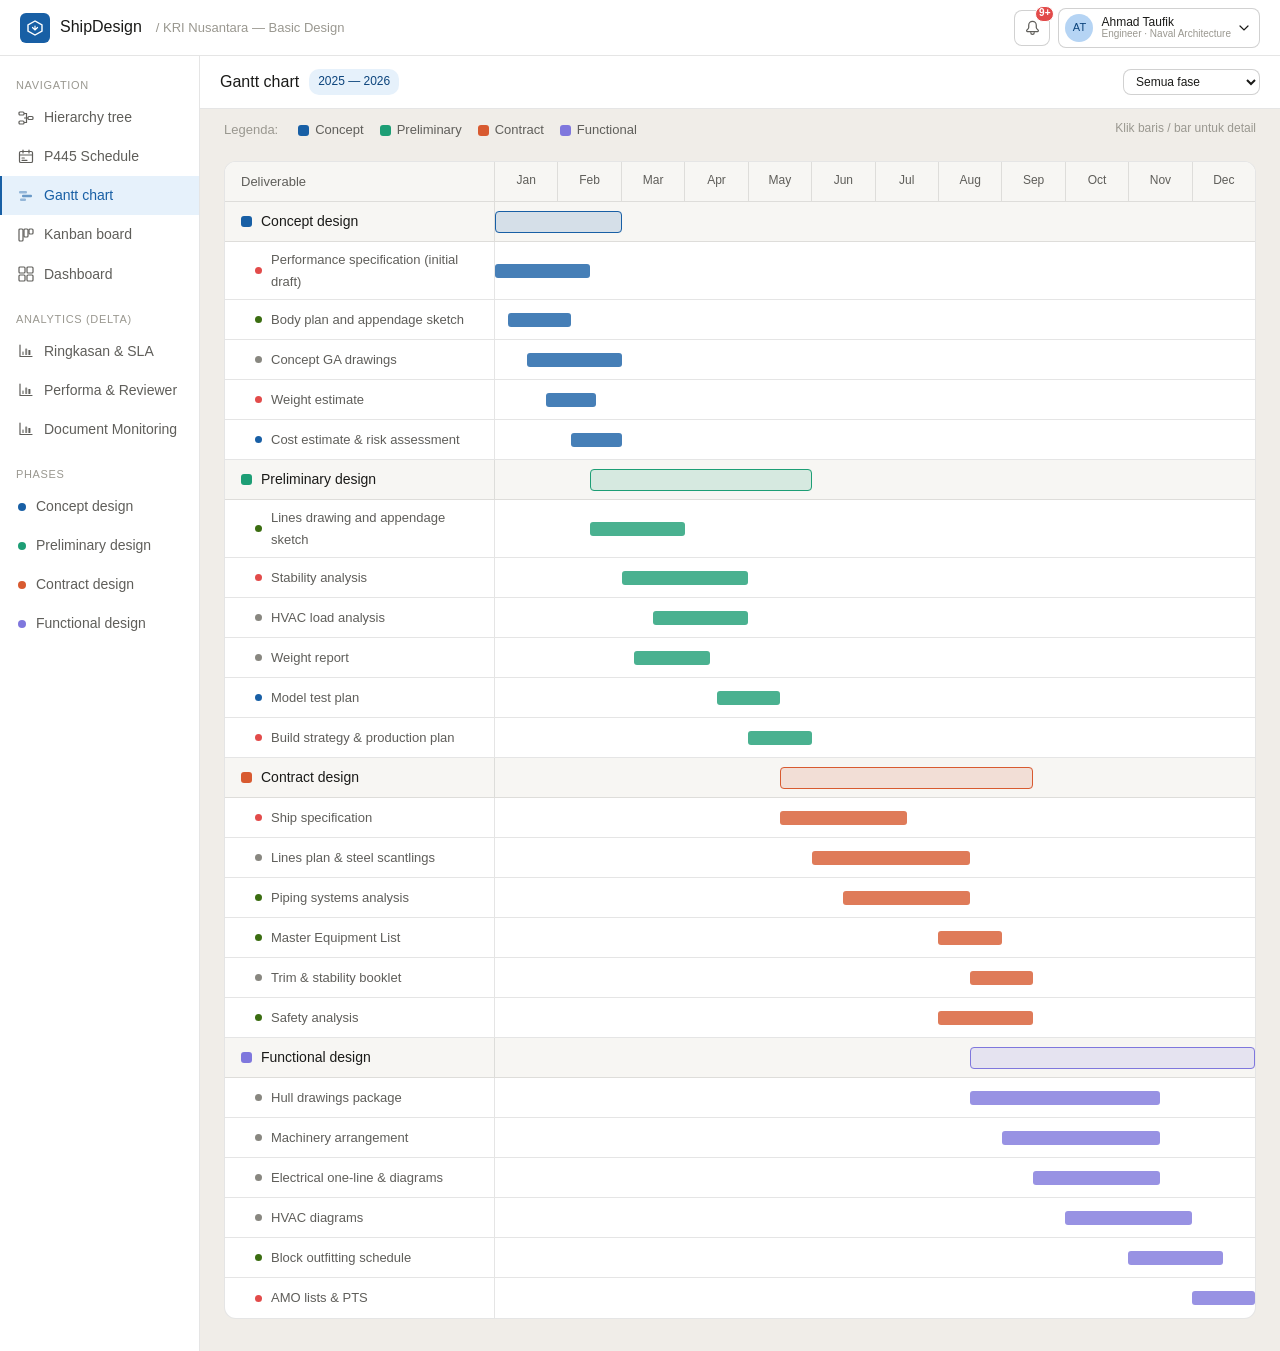
<file: pages/gantt.html>
<!DOCTYPE html>
<html lang="id">
<head>
  <meta charset="UTF-8"><meta name="viewport" content="width=device-width,initial-scale=1.0">
  <title>Gantt Chart — ShipDesign</title>
  <link rel="stylesheet" href="../css/style.css">
  <style>
    .gantt-outer { padding:16px 24px 32px; overflow-x:auto; }
    .gantt-grid  { min-width:780px; border:0.5px solid var(--border-light); border-radius:var(--radius-lg); overflow:hidden; background:var(--bg-primary); }

    .gantt-head { display:grid; grid-template-columns:270px 1fr; border-bottom:0.5px solid var(--border-light); background:var(--bg-secondary); position:sticky; top:0; z-index:5; }
    .gh-left    { padding:9px 16px; font-size:13px; font-weight:500; color:var(--text-secondary); border-right:0.5px solid var(--border-light); }
    .gh-right   { display:flex; }
    .month-cell { flex:1; text-align:center; font-size:12px; font-weight:500; color:var(--text-secondary); padding:9px 4px; border-right:0.5px solid var(--border-light); }
    .month-cell:last-child { border-right:none; }

    .gantt-row     { display:grid; grid-template-columns:270px 1fr; border-bottom:0.5px solid var(--border-light); min-height:40px; }
    .gantt-row:last-child { border-bottom:none; }
    .gantt-row.group-row  { background:var(--bg-secondary); }
    .gantt-row:not(.group-row):hover .gl { background:var(--bg-secondary); }

    .gl       { padding:7px 16px; font-size:13px; color:var(--text-secondary); border-right:0.5px solid var(--border-light); display:flex; align-items:center; gap:9px; }
    .gl.group { font-weight:500; font-size:14px; color:var(--text-primary); }
    .gl.sub   { padding-left:30px; cursor:pointer; }
    .gl.sub:hover { color:var(--blue-600); }
    .gr { position:relative; display:flex; align-items:center; }
    .bar { position:absolute; height:14px; border-radius:3px; top:50%; transform:translateY(-50%); transition:opacity .12s; }
    .bar:hover { opacity:.85 !important; }
    .bar.group-bar { height:22px; border-radius:4px; cursor:default; }
    .bar.sub-bar   { cursor:pointer; }

    /* detail drawer */
    .drawer { display:none; position:fixed; top:0; right:0; width:380px; height:100vh; background:var(--bg-primary); border-left:0.5px solid var(--border-light); z-index:300; overflow-y:auto; }
    .drawer.open { display:block; }
    .drawer-inner { padding:24px; }
    .dr-close { float:right; background:none; border:none; font-size:20px; cursor:pointer; color:var(--text-tertiary); }
    .dr-breadcrumb { font-size:12px; color:var(--text-tertiary); margin-bottom:6px; clear:both; }
    .dr-title  { font-size:16px; font-weight:500; line-height:1.4; margin-bottom:14px; }
    .dr-row    { display:flex; justify-content:space-between; align-items:center; padding:7px 0; border-bottom:0.5px solid var(--border-light); font-size:13px; }
    .dr-row:last-of-type { border-bottom:none; }
    .dr-key    { color:var(--text-secondary); }
    .dr-sec    { font-size:13px; font-weight:500; color:var(--text-secondary); margin:16px 0 8px; }
    .st-grid   { display:grid; grid-template-columns:1fr 1fr; gap:6px; margin-bottom:10px; }
    .st-btn    { font-size:12px; padding:6px 8px; border-radius:var(--radius-md); border:0.5px solid var(--border-mid); cursor:pointer; text-align:center; background:var(--bg-primary); color:var(--text-secondary); font-family:var(--font); }
    .st-btn:hover  { border-color:#185FA5; color:#185FA5; }
    .st-btn.active { background:#185FA5; color:#fff; border-color:#185FA5; }
    .st-btn:disabled { opacity:.4; cursor:not-allowed; }
    .drawer-overlay { display:none; position:fixed; inset:0; z-index:299; }
    .drawer-overlay.open { display:block; }

    .legend { display:flex; gap:16px; flex-wrap:wrap; padding:10px 24px 4px; font-size:13px; color:var(--text-secondary); }
    .legend-item { display:flex; align-items:center; gap:6px; }
    .legend-dot  { width:11px; height:11px; border-radius:3px; }

    /* upload in drawer */
    .mini-upload { border:1.5px dashed var(--border-mid); border-radius:var(--radius-md); padding:12px; text-align:center; cursor:pointer; margin-bottom:8px; }
    .mini-upload:hover { background:var(--blue-50); border-color:#185FA5; }
    .mini-upload p { font-size:12px; color:var(--text-secondary); }
    .mini-doc { display:flex; align-items:center; gap:8px; padding:6px 9px; background:var(--bg-secondary); border-radius:var(--radius-md); margin-bottom:5px; font-size:12px; }
  </style>
</head>
<body>
<script src="../js/data.js"></script>
<script>document.write(renderShell('gantt'));</script>

<div class="content-header">
  <span class="page-title">Gantt chart</span>
  <span class="badge">2025 — 2026</span>
  <div class="header-right">
    <select id="zoom-sel" onchange="render()">
      <option value="all">Semua fase</option>
      <option value="concept">Concept design</option>
      <option value="preliminary">Preliminary design</option>
      <option value="contract">Contract design</option>
      <option value="functional">Functional design</option>
    </select>
  </div>
</div>

<div class="legend">
  <span style="font-size:13px;color:var(--text-tertiary);margin-right:4px">Legenda:</span>
  <span class="legend-item"><span class="legend-dot" style="background:#185FA5"></span>Concept</span>
  <span class="legend-item"><span class="legend-dot" style="background:#1D9E75"></span>Preliminary</span>
  <span class="legend-item"><span class="legend-dot" style="background:#D85A30"></span>Contract</span>
  <span class="legend-item"><span class="legend-dot" style="background:#7F77DD"></span>Functional</span>
  <span style="margin-left:auto;font-size:12px;color:var(--text-tertiary)">Klik baris / bar untuk detail</span>
</div>

<div class="gantt-outer"><div class="gantt-grid" id="gantt-grid"></div></div>

<!-- detail drawer -->
<div class="drawer-overlay" id="drawer-overlay" onclick="closeDrawer()"></div>
<div class="drawer" id="drawer">
  <div class="drawer-inner" id="drawer-inner"></div>
</div>

<script>
document.write(closeShell());

const tasks = getTasks();
const ME = getCurrentUser(); const MR = ROLES[ME.role];

const TOTAL_MONTHS = 12;
const MONTHS = ['Jan','Feb','Mar','Apr','May','Jun','Jul','Aug','Sep','Oct','Nov','Dec'];

const GANTT_DATA = [
  { phase:'concept', label:'Concept design', startM:0, durM:2, color:'#185FA5',
    subs:[
      { label:'Performance specification (initial draft)', startM:0,   durM:1.5, taskMatch:'Performance specification (initial draft)' },
      { label:'Body plan and appendage sketch',            startM:0.2, durM:1,   taskMatch:'Body plan and appendage sketch' },
      { label:'Concept GA drawings',                       startM:0.5, durM:1.5, taskMatch:'Concept GA drawings' },
      { label:'Weight estimate',                           startM:0.8, durM:0.8, taskMatch:'Weight estimate' },
      { label:'Cost estimate & risk assessment',           startM:1.2, durM:0.8, taskMatch:'Cost estimate' },
    ]},
  { phase:'preliminary', label:'Preliminary design', startM:1.5, durM:3.5, color:'#1D9E75',
    subs:[
      { label:'Lines drawing and appendage sketch', startM:1.5, durM:1.5, taskMatch:'Lines drawing and appendage sketch' },
      { label:'Stability analysis',                 startM:2,   durM:2,   taskMatch:'Stability analysis (intact & damaged)' },
      { label:'HVAC load analysis',                 startM:2.5, durM:1.5, taskMatch:'HVAC load analysis' },
      { label:'Weight report',                      startM:2.2, durM:1.2, taskMatch:'Weight report (3-digit level)' },
      { label:'Model test plan',                    startM:3.5, durM:1,   taskMatch:'Model test plan' },
      { label:'Build strategy & production plan',   startM:4,   durM:1,   taskMatch:'Build strategy (draft)' },
    ]},
  { phase:'contract', label:'Contract design', startM:4.5, durM:4, color:'#D85A30',
    subs:[
      { label:'Ship specification',          startM:4.5, durM:2,   taskMatch:'Ship specification' },
      { label:'Lines plan & steel scantlings',startM:5,  durM:2.5, taskMatch:'Lines plan drawing' },
      { label:'Piping systems analysis',     startM:5.5, durM:2,   taskMatch:'Piping systems analysis' },
      { label:'Master Equipment List',       startM:7,   durM:1,   taskMatch:'Master Equipment List' },
      { label:'Trim & stability booklet',    startM:7.5, durM:1,   taskMatch:'Trim and stability booklet' },
      { label:'Safety analysis',             startM:7,   durM:1.5, taskMatch:'Safety analysis' },
    ]},
  { phase:'functional', label:'Functional design', startM:7.5, durM:4.5, color:'#7F77DD',
    subs:[
      { label:'Hull drawings package',            startM:7.5, durM:3,   taskMatch:'Lines plan drawing' },
      { label:'Machinery arrangement',            startM:8,   durM:2.5, taskMatch:'Machinery arrangement' },
      { label:'Electrical one-line & diagrams',   startM:8.5, durM:2,   taskMatch:'One-line diagram' },
      { label:'HVAC diagrams',                    startM:9,   durM:2,   taskMatch:'HVAC diagram and equipment list' },
      { label:'Block outfitting schedule',        startM:10,  durM:1.5, taskMatch:'Block outfitting and erection schedule' },
      { label:'AMO lists & PTS',                  startM:11,  durM:1,   taskMatch:'Advance material ordering (AMO) list' },
    ]},
];

function pct(v) { return (v/TOTAL_MONTHS*100).toFixed(2)+'%'; }
function cap(s) { return s.charAt(0).toUpperCase()+s.slice(1); }

function findTask(phase, label) {
  return tasks.find(t=>t.phase===phase&&t.label===label) ||
         tasks.find(t=>t.phase===phase&&t.label.toLowerCase().includes(label.toLowerCase().substring(0,15)));
}

function render() {
  const filter = document.getElementById('zoom-sel').value;
  const data   = filter==='all' ? GANTT_DATA : GANTT_DATA.filter(g=>g.phase===filter);
  const grid   = document.getElementById('gantt-grid');
  let html = `<div class="gantt-head"><div class="gh-left">Deliverable</div><div class="gh-right">${MONTHS.map(m=>`<div class="month-cell">${m}</div>`).join('')}</div></div>`;

  data.forEach(g => {
    html += `<div class="gantt-row group-row">
      <div class="gl group"><span style="width:11px;height:11px;border-radius:3px;background:${g.color};flex-shrink:0"></span>${g.label}</div>
      <div class="gr">
        <div class="bar group-bar" style="left:${pct(g.startM)};width:${pct(g.durM)};background:${g.color};opacity:.15"></div>
        <div class="bar group-bar" style="left:${pct(g.startM)};width:${pct(g.durM)};border:1.5px solid ${g.color};background:none"></div>
      </div>
    </div>`;
    g.subs.forEach((s,si) => {
      const t = findTask(g.phase, s.taskMatch);
      const tid = t ? t.id : null;
      const statusDot = t ? ({'done':'#3B6D11','in-progress':'#185FA5','overdue':'#E24B4A','todo':'#888780'}[t.status]||'#888780') : '#888780';
      html += `<div class="gantt-row" id="grow-${g.phase}-${si}">
        <div class="gl sub" onclick="${tid!==null?`openDrawer(${tid})`:''}">
          <span style="width:7px;height:7px;border-radius:50%;background:${statusDot};flex-shrink:0"></span>
          ${s.label}
        </div>
        <div class="gr">
          <div class="bar sub-bar" style="left:${pct(s.startM)};width:${pct(s.durM)};background:${g.color};opacity:.8"
            ${tid!==null?`onclick="openDrawer(${tid})" title="Klik untuk detail"`:''}>
          </div>
        </div>
      </div>`;
    });
  });

  grid.innerHTML = html;
}

function openDrawer(taskId) {
  const t = tasks.find(t=>t.id==taskId); if(!t)return;
  const ph=PHASES[t.phase]; const sc=STATUS_CFG[t.status]; const apSt=getApprovalStatus(t);
  const docs=(getDocs()||[]).filter(d=>d.taskId==taskId);

  document.getElementById('drawer-inner').innerHTML = `
    <button class="dr-close" onclick="closeDrawer()">&#x2715;</button>
    <div class="dr-breadcrumb">${ph.label} &rsaquo; ${cap(t.cat)}</div>
    <div class="dr-title">${t.label}</div>

    <div class="dr-row"><span class="dr-key">Status</span><span class="chip ${sc.chip}">${sc.label}</span></div>
    <div class="dr-row"><span class="dr-key">Fase</span><span style="font-size:12px;padding:2px 7px;border-radius:8px;background:${ph.bg};color:${ph.tc};font-weight:500">${ph.label}</span></div>
    <div class="dr-row"><span class="dr-key">Kategori</span><span>${cap(t.cat)}</span></div>
    <div class="dr-row"><span class="dr-key">Approval</span><span class="chip appr-chip-${apSt.level}">${apSt.level}/4</span></div>

    <div class="dr-sec">Ganti status</div>
    <div class="st-grid">
      ${Object.entries(STATUS_CFG).map(([s,c])=>
        `<button class="st-btn${t.status===s?' active':''}${s==='done'&&MR.level<3?' disabled':''}"
          ${s==='done'&&MR.level<3?'disabled':''} onclick="setStatus(${t.id},'${s}')">${c.label}</button>`
      ).join('')}
    </div>

    <div class="dr-sec">Approval flow</div>
    ${approvalTrackHtml(t)}
    <div style="margin-top:10px">${approvalActionsHtml(t)}</div>

    <div class="dr-sec">Dokumen terkait</div>
    <div class="mini-upload" onclick="document.getElementById('g-file-${t.id}').click()">
      <p>&#8679; Klik untuk unggah dokumen</p>
    </div>
    <input type="file" id="g-file-${t.id}" style="display:none" multiple onchange="uploadToTask(${t.id},this.files,'g-docs-${t.id}')">
    <div id="g-docs-${t.id}">
      ${renderDocList(t.id)}
    </div>`;

  document.getElementById('drawer').classList.add('open');
  document.getElementById('drawer-overlay').classList.add('open');
}

function closeDrawer() {
  document.getElementById('drawer').classList.remove('open');
  document.getElementById('drawer-overlay').classList.remove('open');
}
function setStatus(id,status) {
  const t=tasks.find(t=>t.id==id); if(!t)return;
  if(status==='done'&&MR.level<3)return;
  t.status=status; saveTasks(tasks); openDrawer(id); render();
}
function handleApprove(taskId) {
  const note=(document.getElementById('appr-note-'+taskId)||{}).value||'';
  if(doApprove(tasks,taskId,note)){ openDrawer(taskId); render(); }
}
function handleReject(taskId) {
  if(!confirm('Reset semua approval?'))return;
  const note=(document.getElementById('appr-note-'+taskId)||{}).value||'';
  if(doReject(tasks,taskId,note)){ openDrawer(taskId); render(); }
}



render();
</script>
</body>
</html>
</file>
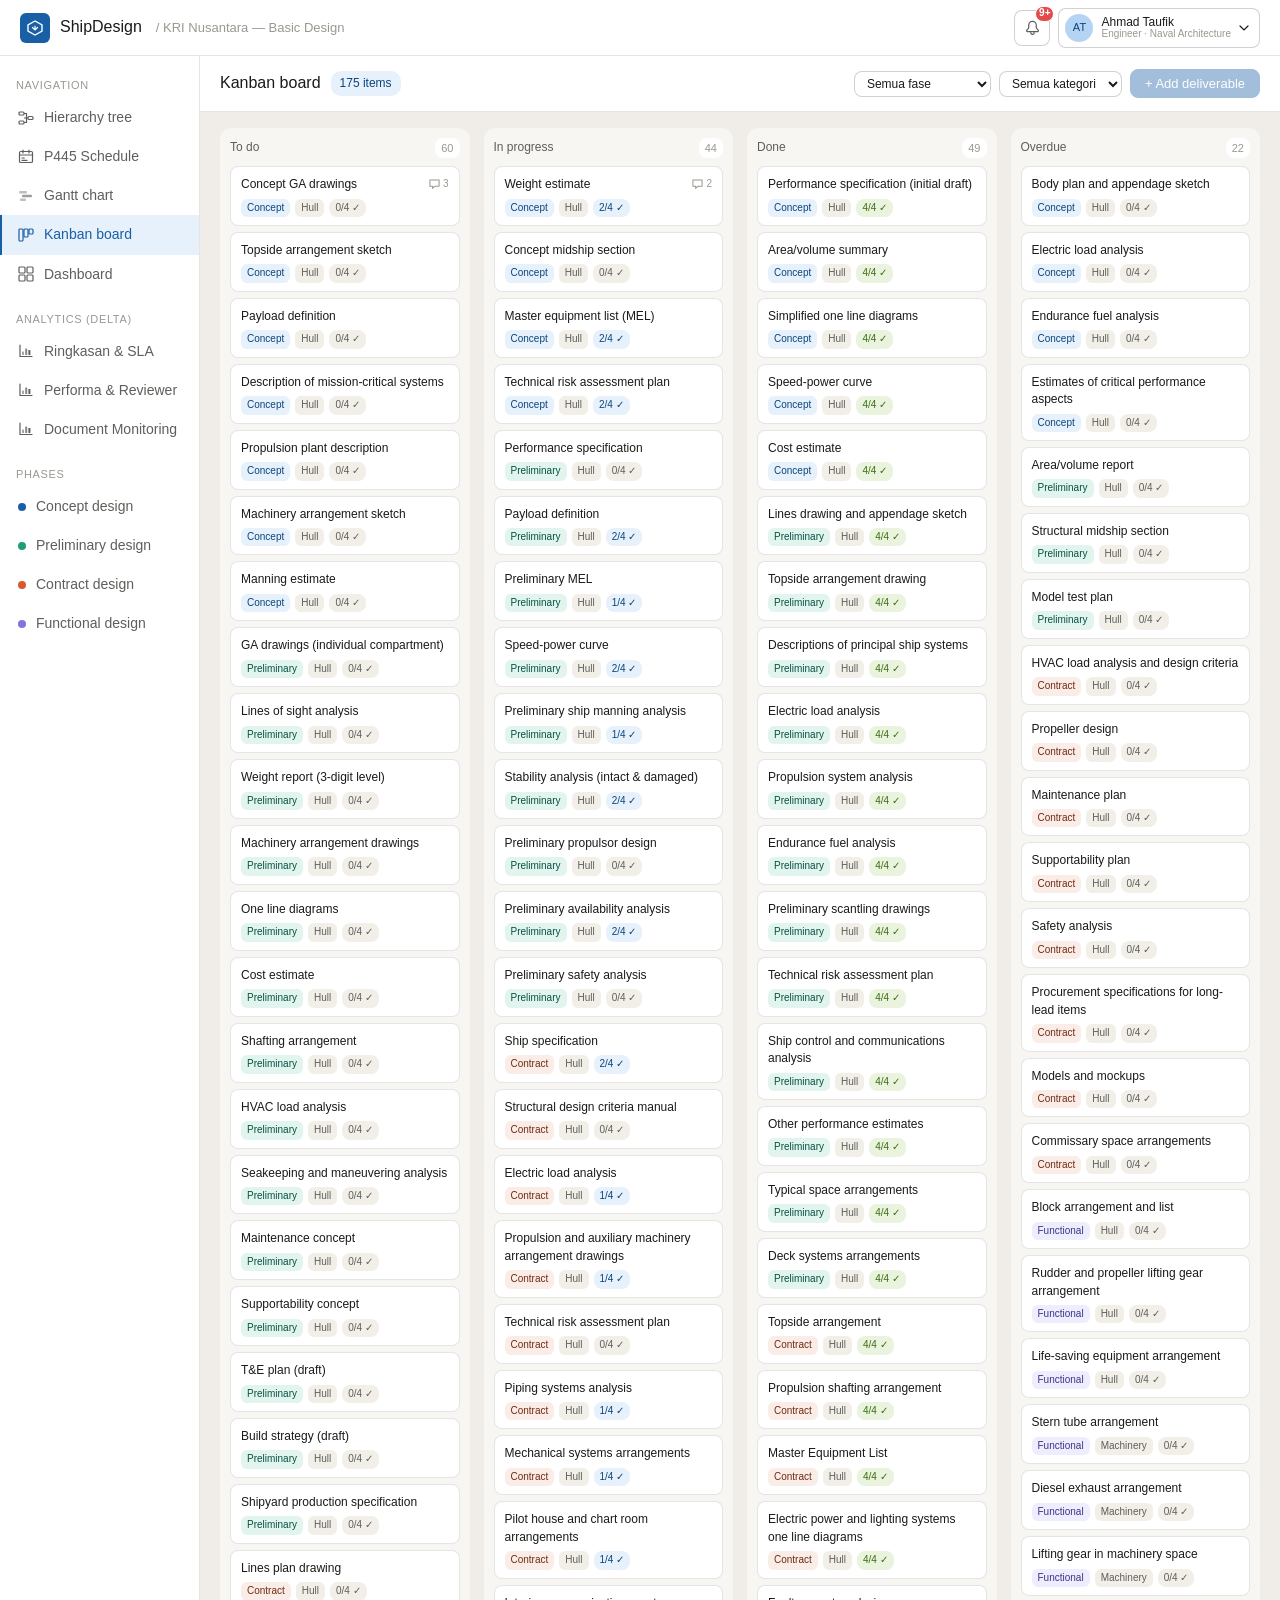
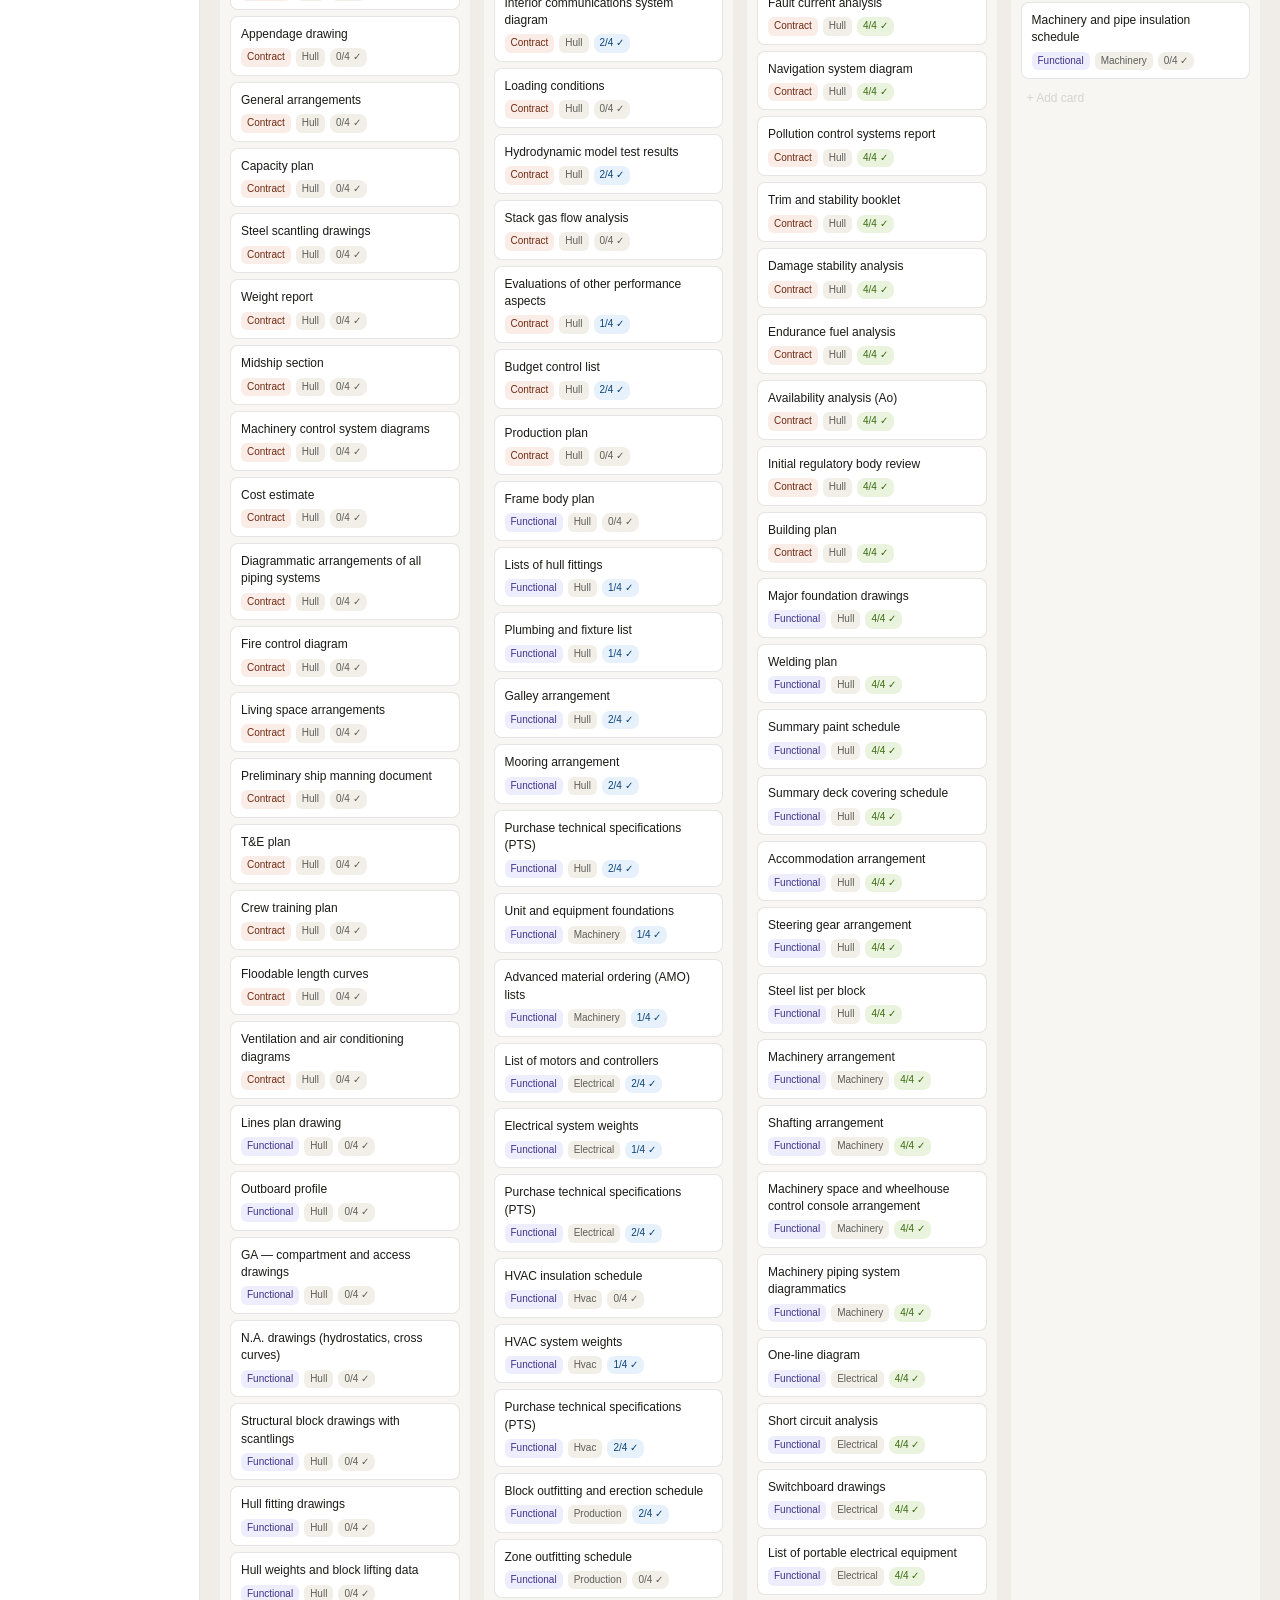
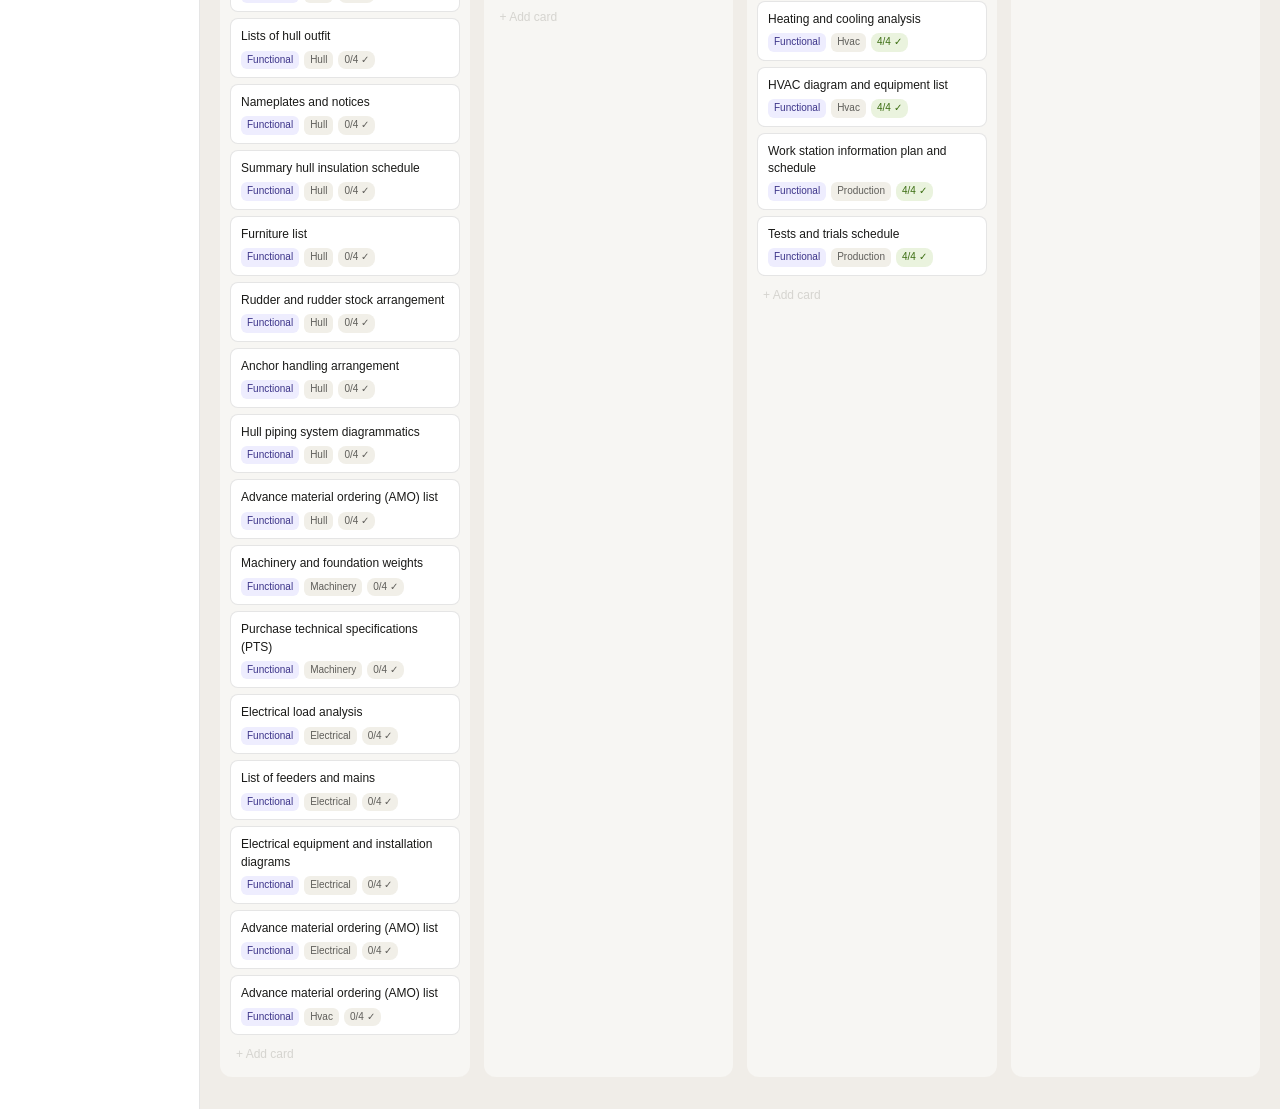
<file: pages/kanban.html>
<!DOCTYPE html>
<html lang="id">
<head>
  <meta charset="UTF-8"><meta name="viewport" content="width=device-width,initial-scale=1.0">
  <title>Kanban Board — ShipDesign</title>
  <link rel="stylesheet" href="../css/style.css">
  <style>
    .kanban-wrap  { padding:16px 20px 32px; overflow-x:auto; }
    .kanban-board { display:flex; gap:14px; min-width:700px; }
    .k-col        { flex:1; min-width:170px; background:var(--bg-secondary); border-radius:var(--radius-lg); padding:10px; }
    .k-col-hd     { font-size:12px; font-weight:500; color:var(--text-secondary); margin-bottom:8px; display:flex; align-items:center; justify-content:space-between; }
    .k-count      { font-size:11px; background:var(--bg-primary); padding:1px 6px; border-radius:8px; color:var(--text-tertiary); }
    .k-card       { background:var(--bg-primary); border:0.5px solid var(--border-light); border-radius:var(--radius-md); padding:9px 10px 8px; margin-bottom:6px; cursor:pointer; transition:border-color .12s; }
    .k-card:hover { border-color:var(--border-mid); }
    .k-card-top   { display:flex; justify-content:space-between; align-items:flex-start; gap:6px; margin-bottom:5px; }
    .k-title      { font-size:12px; color:var(--text-primary); line-height:1.45; flex:1; }
    .k-msg        { font-size:10px; color:var(--text-tertiary); display:flex; align-items:center; gap:3px; flex-shrink:0; }
    .k-footer     { display:flex; gap:5px; align-items:center; flex-wrap:wrap; margin-top:4px; }
    .k-phase      { font-size:10px; padding:1px 6px; border-radius:6px; font-weight:500; }
    .k-cat        { font-size:10px; padding:1px 6px; border-radius:6px; background:var(--gray-50); color:var(--gray-600); }
    .k-add        { width:100%; font-size:12px; color:var(--text-tertiary); border:none; background:none; cursor:pointer; padding:6px; text-align:left; border-radius:var(--radius-md); font-family:var(--font); }
    .k-add:hover  { background:var(--bg-primary); color:var(--text-secondary); }
    .k-add-locked { opacity:.35; cursor:not-allowed; }

    /* overlay */
    .overlay      { display:none; position:fixed; inset:0; background:rgba(0,0,0,.42); z-index:200; align-items:flex-start; justify-content:center; padding:20px 16px; overflow-y:auto; }
    .overlay.open { display:flex; }
    .modal-wrap   { position:relative; width:100%; max-width:740px; align-self:flex-start; margin:auto; }
    .modal        { background:var(--bg-primary); border-radius:var(--radius-xl); border:0.5px solid var(--border-light); width:100%; display:grid; grid-template-columns:1fr 270px; overflow:hidden; }
    .modal-close  { position:absolute; top:12px; right:12px; width:28px; height:28px; border-radius:50%; background:var(--bg-secondary); border:0.5px solid var(--border-light); font-size:14px; cursor:pointer; display:flex; align-items:center; justify-content:center; color:var(--text-secondary); z-index:10; }
    .modal-close:hover { background:var(--border-light); }

    /* left pane */
    .m-left       { padding:22px; overflow-y:auto; max-height:86vh; }
    .m-breadcrumb { font-size:11px; color:var(--text-tertiary); margin-bottom:6px; }
    .m-title      { font-size:15px; font-weight:500; line-height:1.4; margin-bottom:10px; }
    .m-custom-badge { display:inline-flex; align-items:center; gap:4px; font-size:10px; padding:2px 7px; border-radius:8px; background:var(--amber-50); color:#633806; font-weight:500; margin-bottom:8px; }
    .m-desc       { font-size:12px; color:var(--text-secondary); line-height:1.6; margin-bottom:18px; padding:10px 12px; background:var(--bg-secondary); border-radius:var(--radius-md); }
    .section-hd   { font-size:12px; font-weight:500; color:var(--text-secondary); margin-bottom:10px; display:flex; align-items:center; gap:8px; }
    .s-count      { font-size:11px; background:var(--bg-secondary); padding:1px 6px; border-radius:8px; color:var(--text-tertiary); }

    /* comments */
    .comment      { padding:10px 0; border-bottom:0.5px solid var(--border-light); }
    .comment:last-child { border-bottom:none; }
    .c-hd         { display:flex; align-items:center; gap:8px; margin-bottom:4px; }
    .c-author     { font-size:12px; font-weight:500; }
    .c-time       { font-size:10px; color:var(--text-tertiary); }
    .c-body       { font-size:13px; color:var(--text-primary); line-height:1.55; margin-left:34px; }
    .c-reject     { font-size:12px; color:#A32D2D; background:#FCEBEB; border-radius:var(--radius-md); padding:6px 10px; margin-left:34px; }
    .c-acts       { display:flex; gap:12px; margin-left:34px; margin-top:4px; }
    .c-btn        { font-size:11px; color:var(--text-tertiary); background:none; border:none; cursor:pointer; padding:0; font-family:var(--font); }
    .c-btn:hover  { color:#185FA5; }
    .replies      { margin-left:34px; margin-top:6px; border-left:2px solid var(--border-light); padding-left:12px; }
    .reply        { padding:5px 0; border-bottom:0.5px solid var(--border-light); }
    .reply:last-child { border-bottom:none; }
    .reply-body   { font-size:12px; color:var(--text-primary); line-height:1.5; margin-left:28px; margin-top:2px; }
    .ri-row       { margin-left:34px; margin-top:6px; display:none; gap:6px; align-items:center; }
    .ri-row.open  { display:flex; }
    .ri-row input { flex:1; font-size:12px; padding:5px 9px; border-radius:var(--radius-md); border:0.5px solid var(--border-mid); background:var(--bg-primary); color:var(--text-primary); font-family:var(--font); }
    .ri-row input:focus { outline:none; border-color:#185FA5; }
    .btn-send     { font-size:12px; padding:5px 11px; border-radius:var(--radius-md); background:#185FA5; color:#fff; border:none; cursor:pointer; font-family:var(--font); }
    .btn-cancel-xs { font-size:12px; padding:5px 9px; border-radius:var(--radius-md); background:none; border:0.5px solid var(--border-mid); cursor:pointer; color:var(--text-secondary); font-family:var(--font); }
    .nc-row       { display:flex; gap:8px; align-items:flex-start; margin-top:14px; }
    .nc-row textarea { flex:1; font-size:13px; padding:7px 9px; border-radius:var(--radius-md); border:0.5px solid var(--border-mid); background:var(--bg-primary); color:var(--text-primary); resize:none; font-family:var(--font); min-height:56px; }
    .nc-row textarea:focus { outline:none; border-color:#185FA5; }
    .nc-btns      { display:flex; gap:6px; justify-content:flex-end; margin-top:6px; }

    /* right pane */
    .m-right      { padding:18px 15px; overflow-y:auto; max-height:86vh; background:var(--bg-secondary); border-left:0.5px solid var(--border-light); }
    .r-sec        { margin-bottom:18px; }
    .r-sec-title  { font-size:10px; font-weight:500; color:var(--text-tertiary); letter-spacing:.06em; text-transform:uppercase; margin-bottom:8px; }
    .r-field      { margin-bottom:9px; }
    .r-key        { font-size:11px; color:var(--text-tertiary); margin-bottom:2px; }
    .r-val        { font-size:13px; color:var(--text-primary); }
    .st-grid      { display:grid; grid-template-columns:1fr 1fr; gap:5px; }
    .st-btn       { font-size:11px; padding:5px 6px; border-radius:var(--radius-md); border:0.5px solid var(--border-mid); cursor:pointer; text-align:center; background:var(--bg-primary); color:var(--text-secondary); font-family:var(--font); }
    .st-btn:hover { border-color:#185FA5; color:#185FA5; }
    .st-btn.active{ background:#185FA5; color:#fff; border-color:#185FA5; }
    .st-btn:disabled { opacity:.4; cursor:not-allowed; }
    .ass-row      { display:flex; align-items:center; gap:8px; margin-bottom:7px; }
    .a-name       { font-size:12px; font-weight:500; }
    .a-role-txt   { font-size:11px; color:var(--text-tertiary); }

    @media(max-width:580px){
      .modal { grid-template-columns:1fr; }
      .m-right { border-left:none; border-top:0.5px solid var(--border-light); max-height:none; }
      .m-left  { max-height:none; }
    }
  </style>
</head>
<body>
<script src="../js/data.js"></script>
<script>document.write(renderShell('kanban'));</script>

<div class="content-header">
  <span class="page-title">Kanban board</span>
  <span class="badge" id="k-badge">— items</span>
  <div class="header-right">
    <select id="phase-sel" onchange="renderBoard()">
      <option value="all">Semua fase</option>
      <option value="concept">Concept design</option>
      <option value="preliminary">Preliminary design</option>
      <option value="contract">Contract design</option>
      <option value="functional">Functional design</option>
    </select>
    <select id="cat-sel" onchange="renderBoard()">
      <option value="all">Semua kategori</option>
      <option value="hull">Hull</option>
      <option value="machinery">Machinery</option>
      <option value="electrical">Electrical</option>
      <option value="hvac">HVAC</option>
      <option value="production">Production</option>
    </select>
    <button class="btn btn-blue" id="add-btn" onclick="openAddModal()">+ Add deliverable</button>
  </div>
</div>

<div class="kanban-wrap"><div class="kanban-board" id="board"></div></div>

<!-- card detail overlay -->
<div class="overlay" id="overlay" onclick="bgClick(event)">
  <div class="modal-wrap">
    <button class="modal-close" onclick="closeOverlay()">&#x2715;</button>
    <div class="modal">
      <div class="m-left"  id="m-left"></div>
      <div class="m-right" id="m-right"></div>
    </div>
  </div>
</div>

<!-- add deliverable modal -->
<div class="add-modal-bg" id="add-bg" onclick="addBgClick(event)">
  <div class="add-modal" id="add-modal">
    <div style="display:flex;justify-content:space-between;align-items:flex-start;margin-bottom:4px">
      <h3>Tambah deliverable</h3>
      <button onclick="closeAddModal()" style="background:none;border:none;font-size:18px;cursor:pointer;color:var(--text-tertiary);line-height:1">&#x2715;</button>
    </div>
    <p class="sub" id="add-sub"></p>
    <div id="add-form-body"></div>
  </div>
</div>

<script>
document.write(closeShell());

const tasks   = getTasks();
const ME      = getCurrentUser();
const MY_ROLE = ROLES[ME.role];
let activeId  = null;

function cap(s) { return s.charAt(0).toUpperCase()+s.slice(1); }
function esc(s) { return String(s).replace(/&/g,'&amp;').replace(/</g,'&lt;').replace(/>/g,'&gt;'); }

/* ---- Add button visibility ---- */
if (!canAddDeliverable()) {
  document.getElementById('add-btn').title = 'Perlu role Supervisor ke atas';
  document.getElementById('add-btn').style.opacity = '.4';
  document.getElementById('add-btn').style.cursor = 'not-allowed';
}

/* ================================================================
   BOARD
   ================================================================ */
function renderBoard() {
  const pf = document.getElementById('phase-sel').value;
  const cf = document.getElementById('cat-sel').value;
  const filtered = tasks.filter(t=>(pf==='all'||t.phase===pf)&&(cf==='all'||t.cat===cf));
  document.getElementById('k-badge').textContent = filtered.length+' items';
  const comments = getComments();
  const board    = document.getElementById('board');
  board.innerHTML = '';
  const COLS = ['todo','in-progress','done','overdue'];
  const COL_NAMES = {'todo':'To do','in-progress':'In progress','done':'Done','overdue':'Overdue'};

  COLS.forEach(col => {
    const items = filtered.filter(t=>t.status===col);
    const colEl = document.createElement('div');
    colEl.className = 'k-col';
    colEl.innerHTML = `<div class="k-col-hd">${COL_NAMES[col]}<span class="k-count">${items.length}</span></div>`;

    items.forEach(t => {
      const ph   = PHASES[t.phase];
      const apSt = getApprovalStatus(t);
      const cCnt = (comments[t.id]||[]).reduce((a,c)=>a+1+(c.replies||[]).length,0);
      const card = document.createElement('div');
      card.className = 'k-card';
      card.innerHTML = `
        <div class="k-card-top">
          <div class="k-title">${esc(t.label)}</div>
          ${cCnt>0?`<span class="k-msg"><svg width="11" height="11" viewBox="0 0 12 12" fill="none"><path d="M1 1h10v7H6.5L4 10V8H1V1z" stroke="currentColor" stroke-width="1.1"/></svg>${cCnt}</span>`:''}
        </div>
        <div class="k-footer">
          <span class="k-phase" style="background:${ph.bg};color:${ph.tc}">${ph.label.split(' ')[0]}</span>
          <span class="k-cat">${cap(t.cat)}</span>
          <span class="appr-chip appr-chip-${apSt.level}">${apSt.level}/4 &#10003;</span>
          ${t.custom?'<span style="font-size:10px;padding:1px 5px;border-radius:6px;background:var(--amber-50);color:#633806">Custom</span>':''}
        </div>`;
      card.onclick = () => openDetail(t);
      colEl.appendChild(card);
    });

    const canAdd = canAddDeliverable();
    const addBtn = document.createElement('button');
    addBtn.className = 'k-add' + (canAdd?'':' k-add-locked');
    addBtn.textContent = '+ Add card';
    addBtn.disabled = !canAdd;
    addBtn.onclick = canAdd ? openAddModal : null;
    colEl.appendChild(addBtn);
    board.appendChild(colEl);
  });
}

/* ================================================================
   CARD DETAIL
   ================================================================ */
function openDetail(task) {
  activeId = task.id;
  renderLeft(task);
  renderRight(task);
  document.getElementById('overlay').classList.add('open');
}
function closeOverlay() { document.getElementById('overlay').classList.remove('open'); }
function bgClick(e) { if (e.target===document.getElementById('overlay')) closeOverlay(); }

function renderLeft(task) {
  const ph   = PHASES[task.phase];
  const comments = getComments();
  const list = comments[task.id] || [];
  const total = list.reduce((a,c)=>a+1+(c.replies||[]).length,0);
  const apSt  = getApprovalStatus(task);

  const commentHtml = list.length ? list.map((c,ci) => {
    const rHtml = (c.replies||[]).map(r=>`
      <div class="reply">
        <div class="c-hd">
          <div class="av" style="background:${r.col};color:${r.tc};width:22px;height:22px;font-size:9px">${r.ini}</div>
          <span class="c-author" style="font-size:11px">${esc(r.author)}</span>
          <span class="c-time">${r.time}</span>
        </div>
        <div class="reply-body">${esc(r.text)}</div>
      </div>`).join('');
    return `<div class="comment">
      <div class="c-hd">
        <div class="av" style="background:${c.col};color:${c.tc}">${c.ini}</div>
        <span class="c-author">${esc(c.author)}</span>
        <span class="c-time">${c.time}</span>
      </div>
      ${c.isReject
        ?`<div class="c-reject">&#9888; ${esc(c.text)}</div>`
        :`<div class="c-body">${esc(c.text)}</div>`}
      ${!c.isReject?`<div class="c-acts">
        <button class="c-btn" onclick="toggleReply(${ci})">&#8629; Balas</button>
        <button class="c-btn" id="lk-${ci}" onclick="toggleLike(${ci})">&#9825; Suka</button>
      </div>`:''}
      ${rHtml?`<div class="replies">${rHtml}</div>`:''}
      <div class="ri-row" id="ri-${ci}">
        <div class="av" style="background:${MY_ROLE.color};color:${MY_ROLE.tc};width:22px;height:22px;font-size:9px">${ME.initials}</div>
        <input type="text" id="ri-inp-${ci}" placeholder="Tulis balasan…" onkeydown="if(event.key==='Enter')sendReply(${ci})">
        <button class="btn-send" onclick="sendReply(${ci})">Kirim</button>
        <button class="btn-cancel-xs" onclick="toggleReply(${ci})">Batal</button>
      </div>
    </div>`;
  }).join('') : `<p style="font-size:13px;color:var(--text-tertiary);padding:6px 0">Belum ada komentar.</p>`;

  document.getElementById('m-left').innerHTML = `
    <div class="m-breadcrumb">${ph.label} &rsaquo; ${cap(task.cat)}</div>
    ${task.custom?`<div class="m-custom-badge">&#9733; Custom deliverable &middot; Ditambah oleh ${esc(task.addedBy||'—')}</div>`:''}
    <div class="m-title">${esc(task.label)}</div>
    <div class="m-desc">Deliverable ini bagian dari tahap <strong>${ph.label}</strong>, kategori <strong>${cap(task.cat)}</strong>. Dokumen harus diverifikasi engineer penanggung jawab dan melalui <strong>4 tahap approval</strong> sebelum dinyatakan selesai.</div>

    <div class="section-hd" style="margin-bottom:6px">
      <svg width="13" height="13" viewBox="0 0 14 14" fill="none"><path d="M2 7h10M7 2l5 5-5 5" stroke="currentColor" stroke-width="1.2" stroke-linecap="round"/></svg>
      Approval flow
      <span class="appr-chip appr-chip-${apSt.level}">${apSt.level}/4 disetujui</span>
    </div>
    ${approvalTrackHtml(task)}
    <div style="margin-top:12px;margin-bottom:20px" id="appr-act-area">${approvalActionsHtml(task)}</div>

    <div class="section-hd">
      <svg width="13" height="13" viewBox="0 0 14 14" fill="none"><path d="M1.5 2h11v8.5H8L5.5 13V10.5H1.5V2z" stroke="currentColor" stroke-width="1.1"/></svg>
      Diskusi <span class="s-count">${total} pesan</span>
    </div>
    <div id="c-list">${commentHtml}</div>
    <div class="nc-row">
      <div class="av" style="background:${MY_ROLE.color};color:${MY_ROLE.tc};flex-shrink:0">${ME.initials}</div>
      <textarea id="nc-txt" placeholder="Tulis komentar…" rows="2"></textarea>
    </div>
    <div class="nc-btns">
      <button class="btn" onclick="document.getElementById('nc-txt').value=''">Batal</button>
      <button class="btn btn-blue" onclick="postComment()">Kirim komentar</button>
    </div>
    <div style="margin-top:18px;border-top:0.5px solid var(--border-light);padding-top:14px">
      <div class="section-hd" style="margin-bottom:8px">
        <svg width="13" height="13" viewBox="0 0 14 14" fill="none"><path d="M2 2h7l3 3v7H2V2z" stroke="currentColor" stroke-width="1.1"/><path d="M9 2v3h3" stroke="currentColor" stroke-width="1.1"/></svg>
        Dokumen terkait
      </div>
      <div style="border:1.5px dashed var(--border-mid);border-radius:var(--radius-md);padding:12px;text-align:center;cursor:pointer;margin-bottom:8px" onclick="document.getElementById('kv-file-${task.id}').click()" id="kv-drop-${task.id}">
        <div style="font-size:13px;color:var(--text-secondary)">&#8679; Klik untuk unggah dokumen</div>
        <div style="font-size:11px;color:var(--text-tertiary);margin-top:2px">PDF, gambar, DWG — klik nama untuk preview</div>
      </div>
      <input type="file" id="kv-file-${task.id}" style="display:none" multiple accept=".pdf,.png,.jpg,.jpeg,.gif,.webp,.dwg,.docx,.xlsx" onchange="uploadToTask(${task.id},this.files,'kv-docs-${task.id}')">
      <div id="kv-docs-${task.id}">${renderDocList(task.id)}</div>
    </div>`;
}

function renderRight(task) {
  const ph = PHASES[task.phase];
  const assignees = TEAM_MEMBERS.slice(0, 2+(task.id%3));
  const deadline = {concept:'Feb 2025',preliminary:'May 2025',contract:'Sep 2025',functional:'Jan 2026'}[task.phase]||'—';
  const ck = {hull:['Buat draft','Review NA','Koreksi internal','Approval supervisor','Submit klien'],
               machinery:['Verifikasi spesifikasi','Buat drawing','Review mech','Approval BKI','Final issue'],
               electrical:['Load calc','Buat diagram','Review electrical','Cek IEC','Final issue'],
               hvac:['Heat load analysis','Layout design','Review engineer','Approval final'],
               production:['Draft schedule','Review manager','Koordinasi shipyard','Final issue']}[task.cat]||['Draft','Review','Revisi','Approval'];
  const doneN = Math.min(Math.floor(task.approval.steps.filter(s=>s.approved).length/4*ck.length), ck.length);
  const canChangeStatus = !['done'].includes(task.status) || MY_ROLE.level >= 3;

  document.getElementById('m-right').innerHTML = `
    <div class="r-sec">
      <div class="r-sec-title">Status</div>
      <div class="st-grid">
        ${Object.entries(STATUS_CFG).map(([s,c])=>`
          <button class="st-btn${task.status===s?' active':''}"
            ${s==='done'&&MY_ROLE.level<3?'disabled title="Perlu Manager untuk set Done langsung — gunakan approval flow"':''}
            onclick="setStatus(${task.id},'${s}')">${c.label}</button>`).join('')}
      </div>
      ${MY_ROLE.level<3?`<p style="font-size:10px;color:var(--text-tertiary);margin-top:6px">Status "Done" hanya tersedia lewat approval flow atau role Manager ke atas.</p>`:''}
    </div>
    <div class="r-sec">
      <div class="r-sec-title">Detail</div>
      <div class="r-field"><div class="r-key">Fase</div><div class="r-val"><span style="font-size:11px;padding:2px 7px;border-radius:8px;background:${ph.bg};color:${ph.tc};font-weight:500">${ph.label}</span></div></div>
      <div class="r-field"><div class="r-key">Kategori</div><div class="r-val">${cap(task.cat)}</div></div>
      <div class="r-field"><div class="r-key">Prioritas</div><div class="r-val">${['Tinggi','Sedang','Rendah'][task.id%3]}</div></div>
      <div class="r-field"><div class="r-key">Tenggat</div><div class="r-val">${deadline}</div></div>
      ${task.custom?`<div class="r-field"><div class="r-key">Ditambah oleh</div><div class="r-val">${esc(task.addedBy||'—')}</div></div>`:''}
    </div>
    <div class="r-sec">
      <div class="r-sec-title">Assignee</div>
      ${assignees.map(m=>{const mr=ROLES[m.role]; return `<div class="ass-row"><div class="av" style="background:${mr.color};color:${mr.tc}">${m.initials}</div><div><div class="a-name">${m.name}</div><div class="a-role-txt">${mr.label} &middot; ${m.dept}</div></div></div>`; }).join('')}
    </div>
    <div class="r-sec">
      <div class="r-sec-title">Checklist (${doneN}/${ck.length})</div>
      ${ck.map((item,i)=>`<label style="display:flex;align-items:center;gap:8px;font-size:12px;color:var(--text-secondary);margin-bottom:7px;cursor:pointer"><input type="checkbox" ${i<doneN?'checked':''} style="cursor:pointer;accent-color:#185FA5"><span${i<doneN?' style="text-decoration:line-through;color:var(--text-tertiary)"':''}>${item}</span></label>`).join('')}
    </div>`;
}

/* ================================================================
   APPROVAL HANDLERS
   ================================================================ */
function handleApprove(taskId) {
  const note = (document.getElementById(`appr-note-${taskId}`)||{}).value||'';
  if (doApprove(tasks, taskId, note)) {
    const t = tasks.find(t=>t.id==taskId);
    renderLeft(t); renderRight(t); renderBoard();
  }
}
function handleReject(taskId) {
  const note = (document.getElementById(`appr-note-${taskId}`)||{}).value||'';
  if (!confirm('Reset semua approval untuk deliverable ini?')) return;
  if (doReject(tasks, taskId, note)) {
    const t = tasks.find(t=>t.id==taskId);
    renderLeft(t); renderRight(t); renderBoard();
  }
}
function setStatus(id, status) {
  const t = tasks.find(t=>t.id==id); if (!t) return;
  if (status==='done' && MY_ROLE.level < 3) return;
  t.status = status; saveTasks(tasks); renderRight(t); renderBoard();
}

/* ================================================================
   COMMENTS
   ================================================================ */
function postComment() {
  const txt = document.getElementById('nc-txt').value.trim(); if (!txt) return;
  const c = getComments(); if (!c[activeId]) c[activeId]=[];
  c[activeId].push({id:Date.now(),author:ME.name,ini:ME.initials,col:MY_ROLE.color,tc:MY_ROLE.tc,time:'Baru saja',text:txt,replies:[]});
  saveComments(c);
  const t = tasks.find(t=>t.id===activeId); if(t){renderLeft(t);renderBoard();}
}
function toggleReply(ci) {
  const el = document.getElementById('ri-'+ci); if(!el)return;
  el.classList.toggle('open');
  if(el.classList.contains('open')) { const inp=document.getElementById('ri-inp-'+ci); if(inp)inp.focus(); }
}
function sendReply(ci) {
  const inp = document.getElementById('ri-inp-'+ci); if(!inp)return;
  const txt = inp.value.trim(); if(!txt)return;
  const c = getComments(); if(!c[activeId]||!c[activeId][ci])return;
  c[activeId][ci].replies=c[activeId][ci].replies||[];
  c[activeId][ci].replies.push({author:ME.name,ini:ME.initials,col:MY_ROLE.color,tc:MY_ROLE.tc,time:'Baru saja',text:txt});
  saveComments(c);
  const t = tasks.find(t=>t.id===activeId); if(t){renderLeft(t);renderBoard();}
}
function toggleLike(ci) {
  const btn = document.getElementById('lk-'+ci); if(!btn)return;
  btn.dataset.liked ? (delete btn.dataset.liked, btn.textContent='♡ Suka', btn.style.color='') : (btn.dataset.liked='1', btn.textContent='♥ Suka (1)', btn.style.color='#E24B4A');
}

/* ================================================================
   ADD DELIVERABLE
   ================================================================ */
function openAddModal() {
  const bg  = document.getElementById('add-bg');
  const sub = document.getElementById('add-sub');
  const body= document.getElementById('add-form-body');
  if (!canAddDeliverable()) {
    sub.textContent = '';
    body.innerHTML = `<div class="add-locked"><svg width="14" height="14" viewBox="0 0 14 14" fill="none"><rect x="3" y="6" width="8" height="6" rx="1" stroke="currentColor" stroke-width="1.2" fill="none"/><path d="M4.5 6V4.5a2.5 2.5 0 015 0V6" stroke="currentColor" stroke-width="1.2" fill="none"/></svg> Anda memerlukan role <strong>Supervisor</strong> atau lebih tinggi untuk menambah deliverable baru. Gunakan menu switch user di topbar.</div>`;
  } else {
    sub.textContent = `Login sebagai ${ME.name} (${MY_ROLE.label}) — dapat menambah deliverable baru.`;
    body.innerHTML = `
      <div class="form-row">
        <label>Nama deliverable *</label>
        <input type="text" id="f-label" placeholder="Contoh: Structural fire protection plan">
      </div>
      <div class="form-grid-2">
        <div class="form-row">
          <label>Fase *</label>
          <select id="f-phase">
            ${Object.entries(PHASES).map(([k,p])=>`<option value="${k}">${p.label}</option>`).join('')}
          </select>
        </div>
        <div class="form-row">
          <label>Kategori *</label>
          <select id="f-cat">
            ${['hull','machinery','electrical','hvac','production'].map(c=>`<option value="${c}">${cap(c)}</option>`).join('')}
          </select>
        </div>
      </div>
      <div class="form-row">
        <label>Catatan / deskripsi</label>
        <textarea id="f-note" rows="2" placeholder="Alasan penambahan deliverable ini…"></textarea>
      </div>
      <div style="display:flex;gap:8px;justify-content:flex-end;margin-top:4px">
        <button class="btn" onclick="closeAddModal()">Batal</button>
        <button class="btn btn-blue" onclick="submitAdd()">Tambah deliverable</button>
      </div>`;
  }
  bg.classList.add('open');
}
function closeAddModal() { document.getElementById('add-bg').classList.remove('open'); }
function addBgClick(e) { if(e.target===document.getElementById('add-bg')) closeAddModal(); }

function submitAdd() {
  const label = (document.getElementById('f-label')||{}).value?.trim();
  const phase = (document.getElementById('f-phase')||{}).value;
  const cat   = (document.getElementById('f-cat')||{}).value;
  if (!label) { alert('Nama deliverable wajib diisi.'); return; }
  const newTask = addDeliverable(tasks, label, phase, cat);
  if (newTask) {
    closeAddModal(); renderBoard();
    /* auto-open new card */
    setTimeout(() => openDetail(newTask), 150);
  }
}

/* init */
renderBoard();
</script>
</body>
</html>
</file>
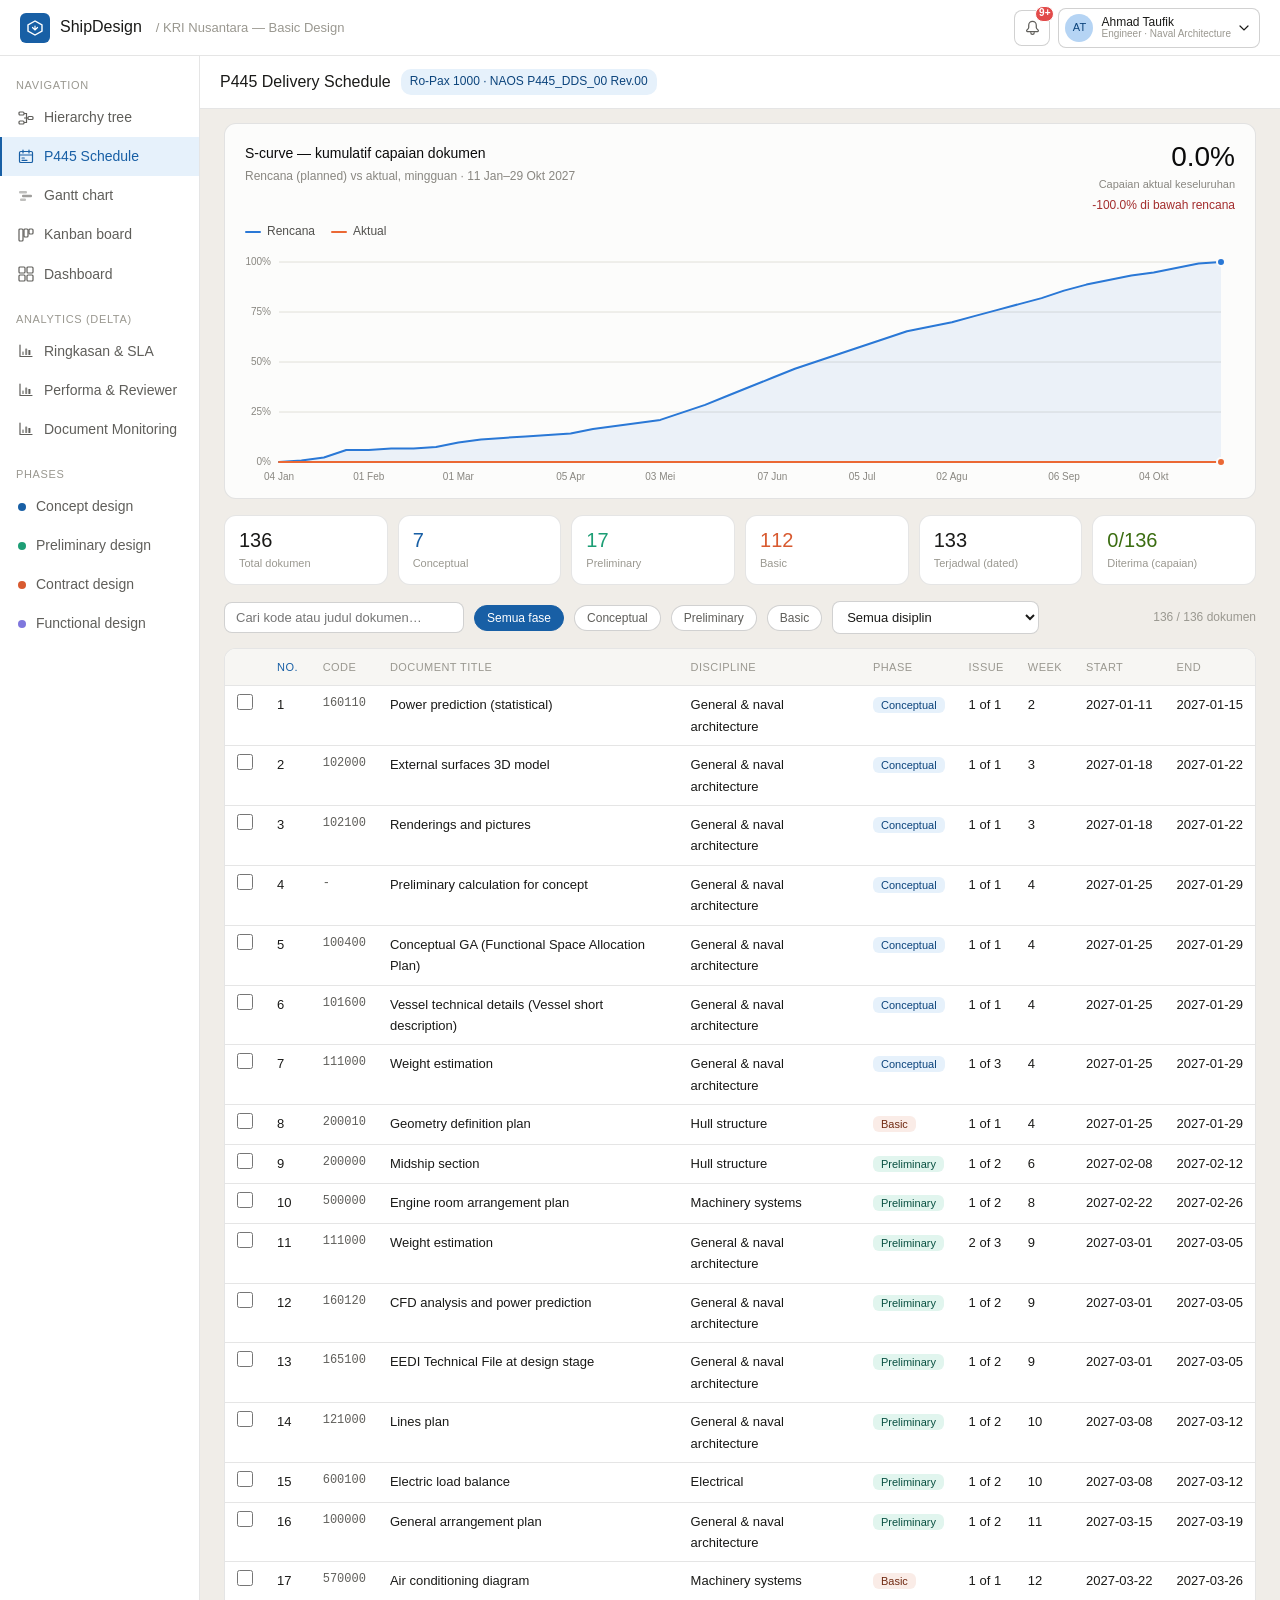
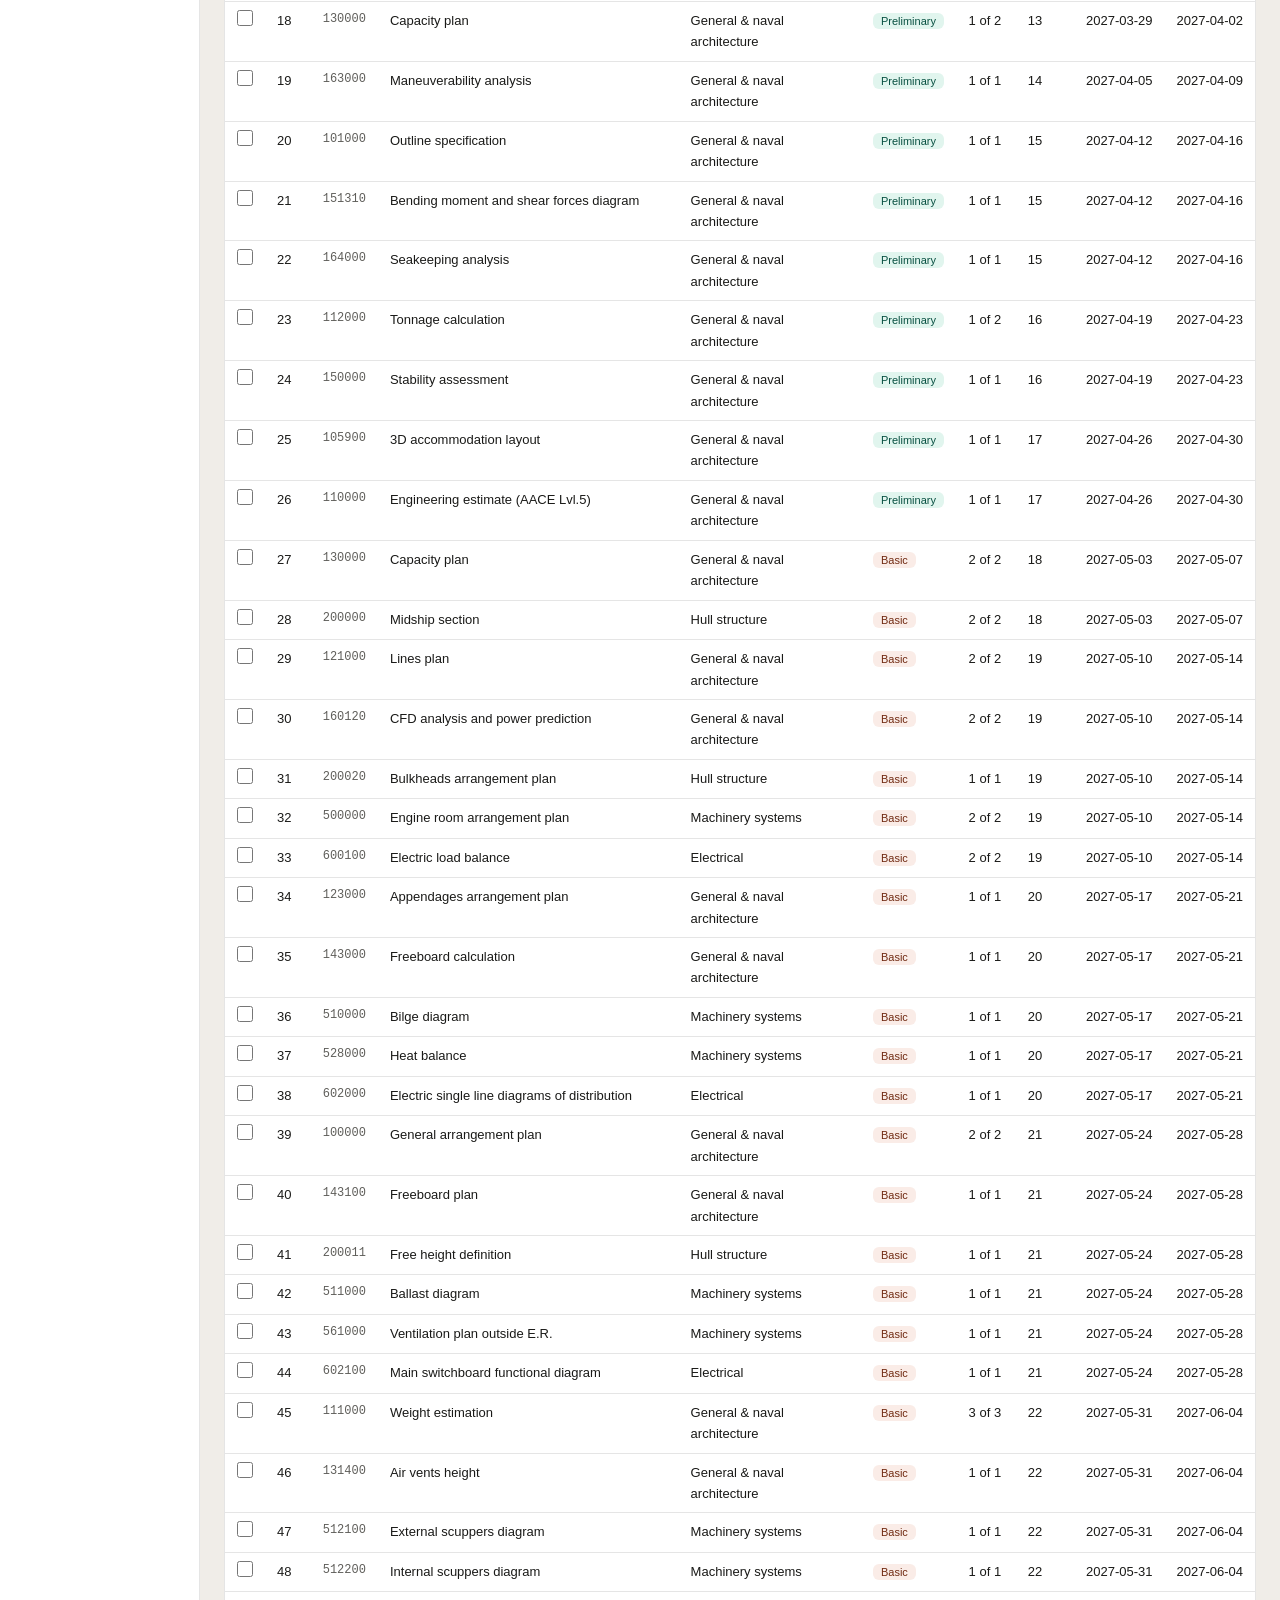
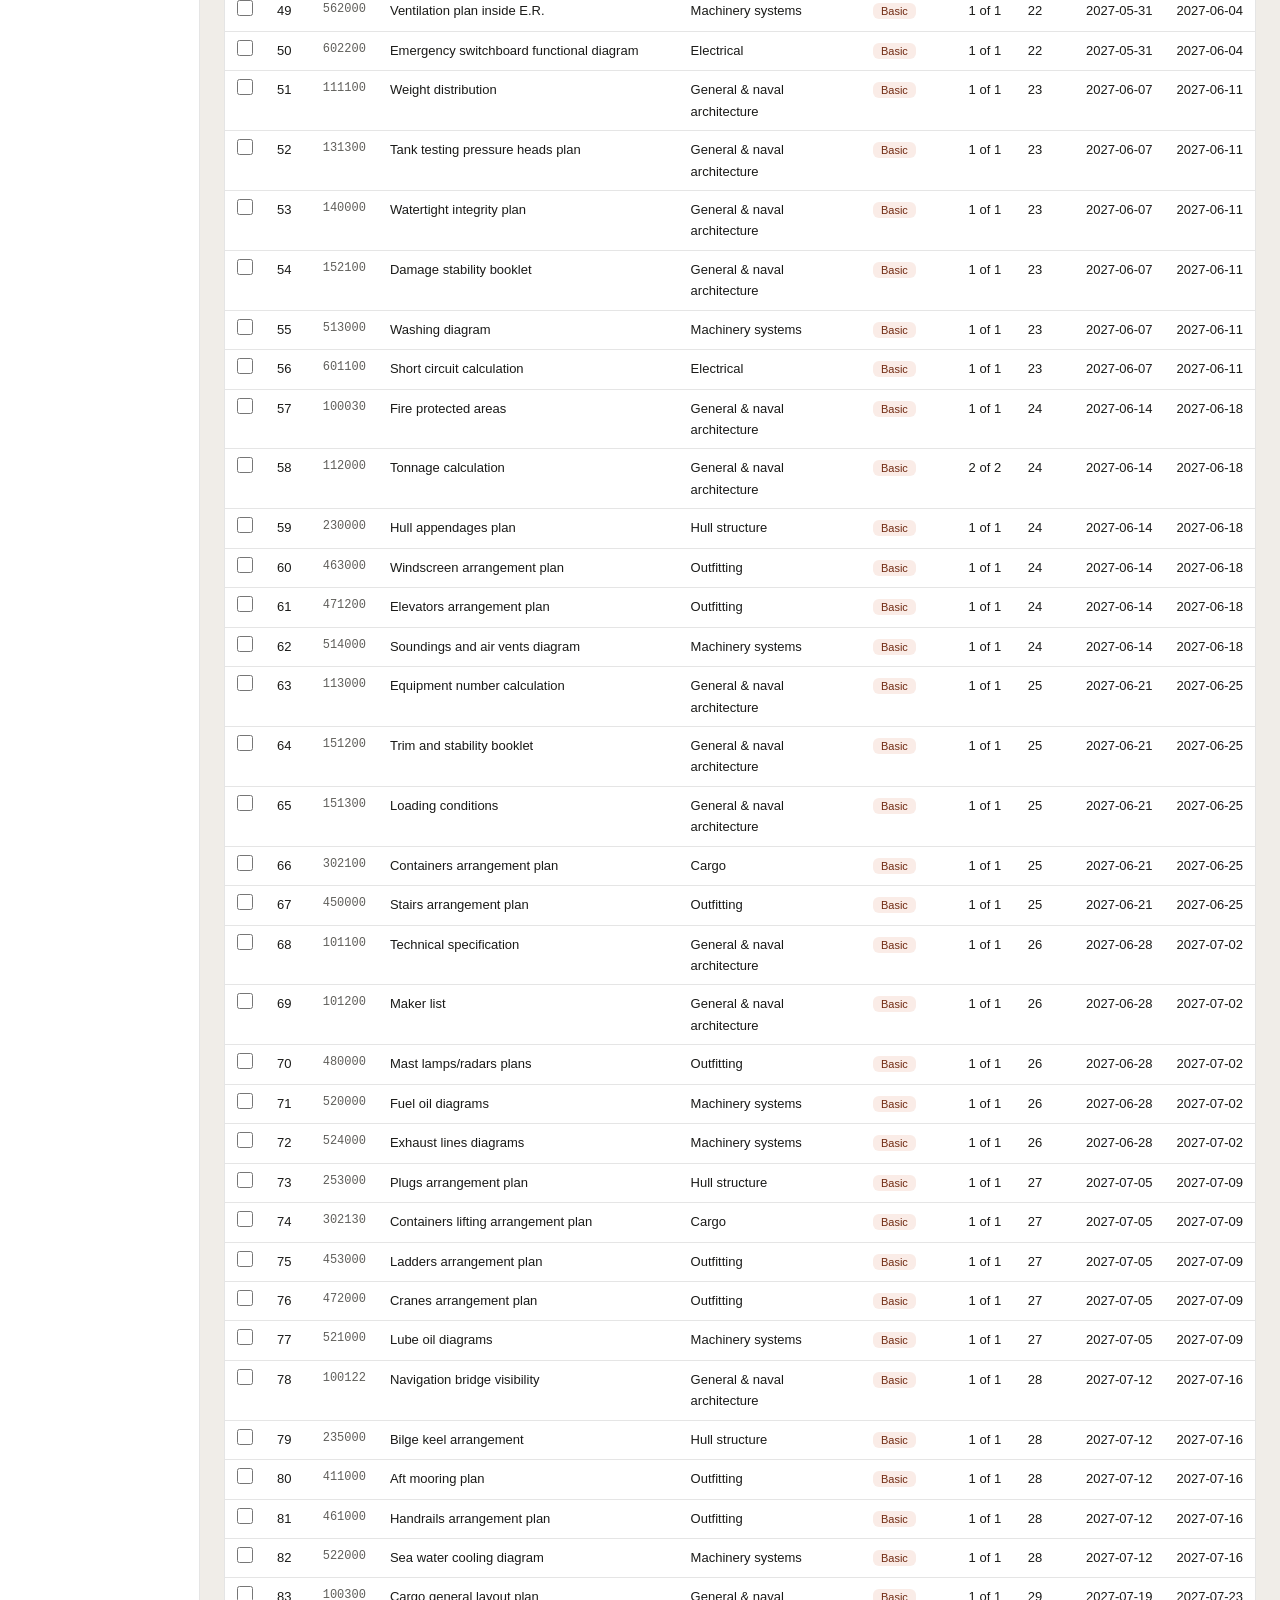
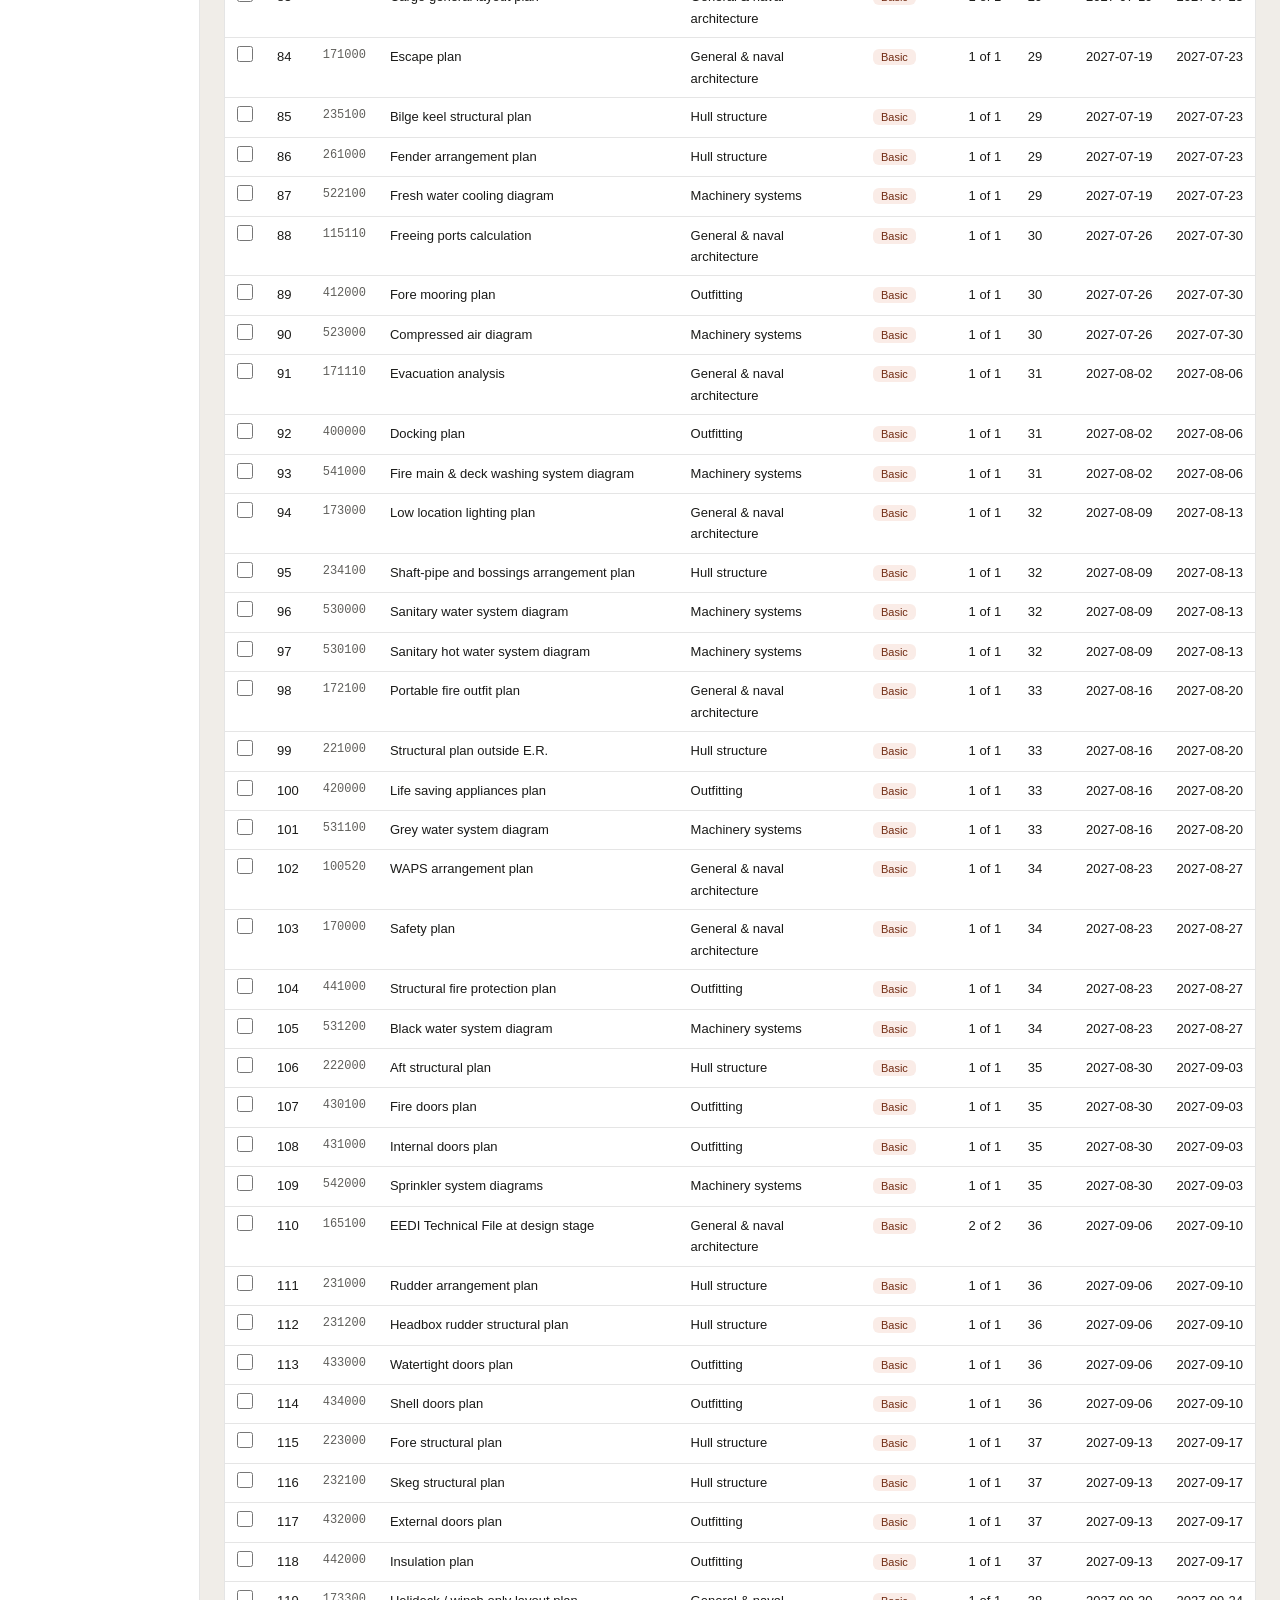
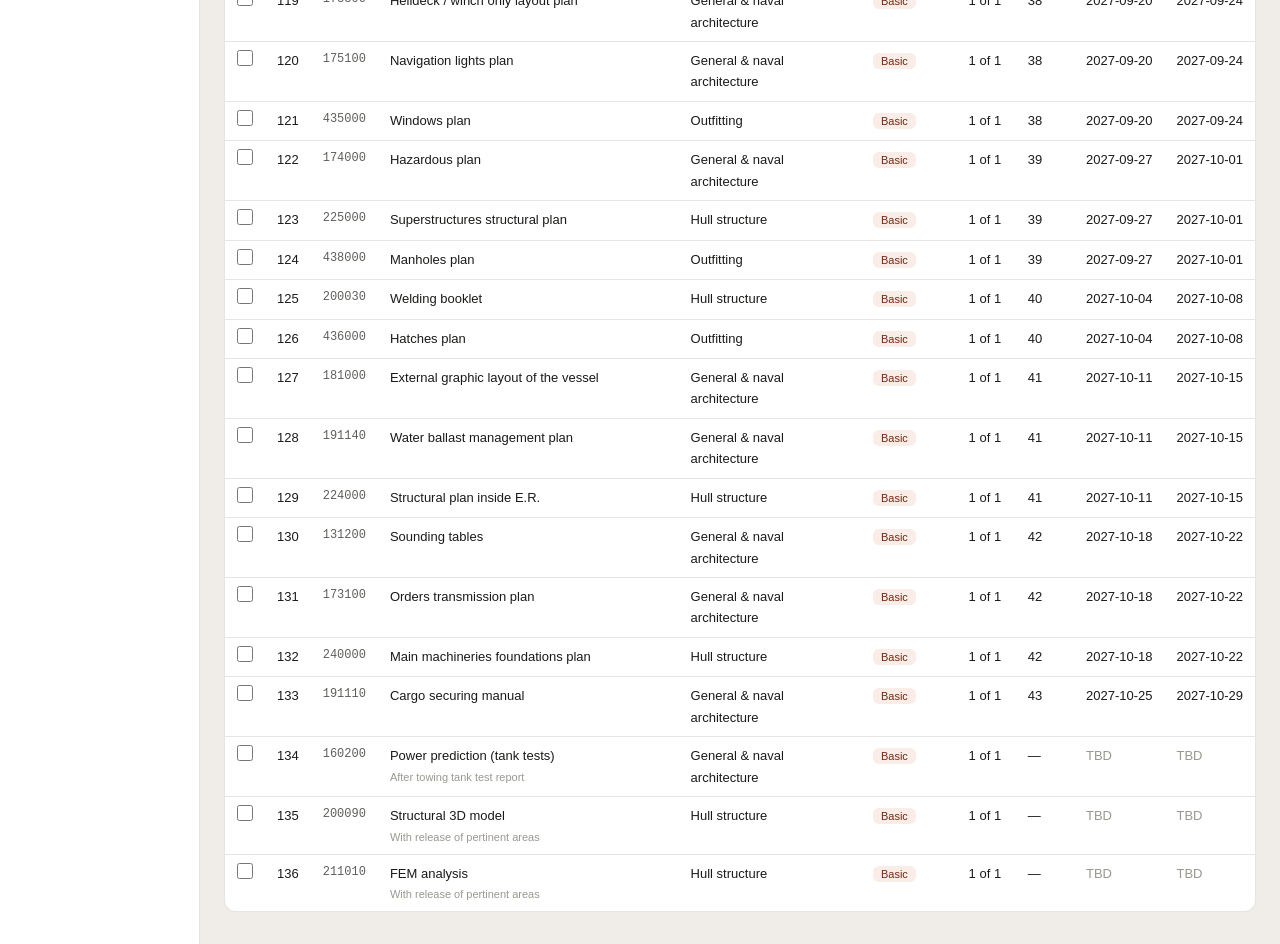
<file: pages/schedule.html>
<!DOCTYPE html>
<html lang="id">
<head>
  <meta charset="UTF-8"><meta name="viewport" content="width=device-width,initial-scale=1.0">
  <title>P445 Delivery Schedule — ShipDesign</title>
  <link rel="stylesheet" href="../css/style.css">
  <style>
    .sch-wrap { padding: 14px 24px 32px; }

    .sch-toolbar { display:flex; align-items:center; gap:10px; flex-wrap:wrap; margin-bottom:14px; }
    .sch-search {
      font-size:13px; padding:7px 11px; border-radius:var(--radius-md);
      border:0.5px solid var(--border-mid); background:var(--bg-primary);
      color:var(--text-primary); font-family:var(--font); width:240px;
    }
    .sch-search:focus { outline:none; border-color:var(--blue-600); }
    .sch-select {
      font-size:13px; padding:7px 10px; border-radius:var(--radius-md);
      border:0.5px solid var(--border-mid); background:var(--bg-primary);
      color:var(--text-primary); cursor:pointer; font-family:var(--font);
    }
    .sch-pill {
      font-size:12px; padding:5px 12px; border-radius:20px;
      border:0.5px solid var(--border-mid); background:var(--bg-primary);
      color:var(--text-secondary); cursor:pointer; font-family:var(--font);
    }
    .sch-pill:hover  { background:var(--bg-secondary); }
    .sch-pill.active { background:var(--blue-600); color:#fff; border-color:var(--blue-600); }
    .sch-count { margin-left:auto; font-size:12px; color:var(--text-tertiary); }

    .sch-stats { display:flex; gap:10px; margin-bottom:16px; flex-wrap:wrap; }
    .sch-stat {
      flex:1; min-width:120px; background:var(--bg-primary);
      border:0.5px solid var(--border-light); border-radius:var(--radius-lg);
      padding:12px 14px;
    }
    .sch-stat-num { font-size:20px; font-weight:500; color:var(--text-primary); line-height:1.2; }
    .sch-stat-lbl { font-size:11px; color:var(--text-tertiary); margin-top:2px; }

    .sch-table-wrap {
      background:var(--bg-primary); border:0.5px solid var(--border-light);
      border-radius:var(--radius-lg); overflow:hidden;
    }
    table.sch-table { width:100%; border-collapse:collapse; font-size:13px; }
    .sch-table thead th {
      text-align:left; font-size:11px; font-weight:500; color:var(--text-tertiary);
      text-transform:uppercase; letter-spacing:.04em;
      padding:9px 12px; border-bottom:0.5px solid var(--border-light);
      background:var(--bg-secondary); white-space:nowrap; position:sticky; top:0;
      cursor:pointer; user-select:none;
    }
    .sch-table thead th:hover { color:var(--text-primary); }
    .sch-table thead th.sorted { color:var(--blue-600); }
    .sch-table tbody td {
      padding:8px 12px; border-bottom:0.5px solid var(--border-light);
      vertical-align:top;
    }
    .sch-table tbody tr:last-child td { border-bottom:none; }
    .sch-table tbody tr:hover { background:var(--bg-secondary); }
    .sch-table tbody tr.received { background:var(--green-50); }
    .sch-table tbody tr.received:hover { background:var(--green-50); filter:brightness(0.98); }
    .sch-code { font-family:ui-monospace,SFMono-Regular,Menlo,monospace; font-size:12px; color:var(--text-secondary); white-space:nowrap; }
    .sch-title { font-weight:500; color:var(--text-primary); }
    .sch-sub   { font-size:11px; color:var(--text-tertiary); margin-top:1px; }
    .sch-nowrap { white-space:nowrap; }
    .sch-ph {
      font-size:11px; padding:2px 8px; border-radius:6px; font-weight:500; white-space:nowrap;
    }
    .sch-empty { padding:40px 20px; text-align:center; color:var(--text-tertiary); font-size:13px; }
    .sch-recv-chk { width:16px; height:16px; cursor:pointer; accent-color: var(--green-600); }

    /* ---- S-curve card ---- */
    .viz-root {
      color-scheme: light;
      --surface-1:      #fcfcfb;
      --text-primary:   #0b0b0b;
      --text-secondary: #52514e;
      --text-muted:     #898781;
      --series-plan:    #2a78d6;
      --series-act:     #eb6834;
      --grid-line:      #e1e0d9;
      --baseline:       #c3c2b7;
    }
    @media (prefers-color-scheme: dark) {
      :root:where(:not([data-theme="light"])) .viz-root {
        color-scheme: dark;
        --surface-1:      #1a1a19;
        --text-primary:   #f0efec;
        --text-secondary: #c3c2b7;
        --text-muted:     #898781;
        --series-plan:    #3987e5;
        --series-act:     #d95926;
        --grid-line:      #2c2c2a;
        --baseline:       #383835;
      }
    }
    :root[data-theme="dark"] .viz-root {
      color-scheme: dark;
      --surface-1:      #1a1a19;
      --text-primary:   #f0efec;
      --text-secondary: #c3c2b7;
      --text-muted:     #898781;
      --series-plan:    #3987e5;
      --series-act:     #d95926;
      --grid-line:      #2c2c2a;
      --baseline:       #383835;
    }

    .scurve-card {
      background:var(--surface-1); border:0.5px solid var(--border-light);
      border-radius:var(--radius-lg); padding:18px 20px 10px; margin-bottom:16px;
    }
    .scurve-hd { display:flex; align-items:flex-start; justify-content:space-between; gap:16px; margin-bottom:6px; flex-wrap:wrap; }
    .scurve-title { font-size:14px; font-weight:500; color:var(--text-primary); }
    .scurve-sub   { font-size:12px; color:var(--text-muted); margin-top:2px; }
    .scurve-hero  { text-align:right; }
    .scurve-hero-num { font-size:28px; font-weight:500; color:var(--text-primary); line-height:1.1; }
    .scurve-hero-lbl { font-size:11px; color:var(--text-muted); margin-top:2px; }
    .scurve-hero-delta { font-size:12px; margin-top:3px; font-weight:500; }
    .scurve-legend { display:flex; gap:16px; margin:4px 0 6px; flex-wrap:wrap; }
    .scurve-lgd-item { display:flex; align-items:center; gap:6px; font-size:12px; color:var(--text-secondary); }
    .scurve-lgd-line { width:16px; height:2px; border-radius:1px; flex-shrink:0; }
    .scurve-svg-wrap { position:relative; }
    .scurve-tooltip {
      position:absolute; pointer-events:none; background:var(--surface-1);
      border:0.5px solid var(--border-mid); border-radius:var(--radius-md);
      padding:8px 10px; font-size:12px; box-shadow:0 2px 10px rgba(0,0,0,.12);
      transform:translate(-50%,-110%); white-space:nowrap; opacity:0; transition:opacity .08s;
      z-index:20;
    }
    .scurve-tooltip.show { opacity:1; }
    .scurve-tt-date { color:var(--text-muted); font-size:11px; margin-bottom:4px; }
    .scurve-tt-row { display:flex; align-items:center; gap:6px; }
    .scurve-tt-key { width:10px; height:2px; border-radius:1px; flex-shrink:0; }
    .scurve-tt-val { font-weight:600; color:var(--text-primary); margin-left:auto; padding-left:10px; }
    .scurve-tt-name { color:var(--text-secondary); }
  </style>
</head>
<body>
<script src="../js/data.js"></script>
<script>document.write(renderShell('schedule'));</script>

<div class="content-header">
  <span class="page-title">P445 Delivery Schedule</span>
  <span class="badge">Ro-Pax 1000 &middot; NAOS P445_DDS_00 Rev.00</span>
</div>

<div class="sch-wrap">

  <!-- ===================== S-CURVE ===================== -->
  <div class="scurve-card viz-root" id="scurve-card">
    <div class="scurve-hd">
      <div>
        <div class="scurve-title">S-curve &mdash; kumulatif capaian dokumen</div>
        <div class="scurve-sub">Rencana (planned) vs aktual, mingguan &middot; 11 Jan&ndash;29 Okt 2027</div>
      </div>
      <div class="scurve-hero">
        <div class="scurve-hero-num" id="sc-hero-num">0%</div>
        <div class="scurve-hero-lbl">Capaian aktual keseluruhan</div>
        <div class="scurve-hero-delta" id="sc-hero-delta"></div>
      </div>
    </div>
    <div class="scurve-legend">
      <span class="scurve-lgd-item"><span class="scurve-lgd-line" style="background:var(--series-plan)"></span>Rencana</span>
      <span class="scurve-lgd-item"><span class="scurve-lgd-line" style="background:var(--series-act)"></span>Aktual</span>
    </div>
    <div class="scurve-svg-wrap" id="scurve-svg-wrap"></div>
  </div>

  <div class="sch-stats" id="sch-stats"></div>

  <div class="sch-toolbar">
    <input type="text" class="sch-search" id="sch-search" placeholder="Cari kode atau judul dokumen&hellip;" oninput="renderTable()">
    <button class="sch-pill active" data-phase="all" onclick="setPhase('all',this)">Semua fase</button>
    <button class="sch-pill" data-phase="C" onclick="setPhase('C',this)">Conceptual</button>
    <button class="sch-pill" data-phase="P" onclick="setPhase('P',this)">Preliminary</button>
    <button class="sch-pill" data-phase="B" onclick="setPhase('B',this)">Basic</button>
    <select class="sch-select" id="sch-discipline" onchange="renderTable()">
      <option value="all">Semua disiplin</option>
    </select>
    <span class="sch-count" id="sch-count"></span>
  </div>

  <div class="sch-table-wrap">
    <table class="sch-table">
      <thead>
        <tr>
          <th style="width:30px"></th>
          <th data-key="no" style="width:44px">No.</th>
          <th data-key="code">Code</th>
          <th data-key="title">Document title</th>
          <th data-key="discipline">Discipline</th>
          <th data-key="phase_name">Phase</th>
          <th data-key="issue">Issue</th>
          <th data-key="week">Week</th>
          <th data-key="start">Start</th>
          <th data-key="end">End</th>
        </tr>
      </thead>
      <tbody id="sch-tbody"></tbody>
    </table>
  </div>

</div>

<script>
document.write(closeShell());

/* ---- Source: NAOS P445_DDS_00 Rev.00, issued 20-Oct-2026 -- Schedule sheet (all 136 rows) ---- */
const SCHEDULE_DATA = [{"no": 1, "code": "160110", "title": "Power prediction (statistical)", "discipline": "General & naval architecture", "phase": "C", "phase_name": "Conceptual", "issue": "1 of 1", "week": 2, "start": "2027-01-11", "end": "2027-01-15", "month": "Jan 2027", "remarks": null}, {"no": 2, "code": "102000", "title": "External surfaces 3D model", "discipline": "General & naval architecture", "phase": "C", "phase_name": "Conceptual", "issue": "1 of 1", "week": 3, "start": "2027-01-18", "end": "2027-01-22", "month": "Jan 2027", "remarks": null}, {"no": 3, "code": "102100", "title": "Renderings and pictures", "discipline": "General & naval architecture", "phase": "C", "phase_name": "Conceptual", "issue": "1 of 1", "week": 3, "start": "2027-01-18", "end": "2027-01-22", "month": "Jan 2027", "remarks": null}, {"no": 4, "code": "-", "title": "Preliminary calculation for concept", "discipline": "General & naval architecture", "phase": "C", "phase_name": "Conceptual", "issue": "1 of 1", "week": 4, "start": "2027-01-25", "end": "2027-01-29", "month": "Jan 2027", "remarks": null}, {"no": 5, "code": "100400", "title": "Conceptual GA (Functional Space Allocation Plan)", "discipline": "General & naval architecture", "phase": "C", "phase_name": "Conceptual", "issue": "1 of 1", "week": 4, "start": "2027-01-25", "end": "2027-01-29", "month": "Jan 2027", "remarks": null}, {"no": 6, "code": "101600", "title": "Vessel technical details (Vessel short description)", "discipline": "General & naval architecture", "phase": "C", "phase_name": "Conceptual", "issue": "1 of 1", "week": 4, "start": "2027-01-25", "end": "2027-01-29", "month": "Jan 2027", "remarks": null}, {"no": 7, "code": "111000", "title": "Weight estimation", "discipline": "General & naval architecture", "phase": "C", "phase_name": "Conceptual", "issue": "1 of 3", "week": 4, "start": "2027-01-25", "end": "2027-01-29", "month": "Jan 2027", "remarks": null}, {"no": 8, "code": "200010", "title": "Geometry definition plan", "discipline": "Hull structure", "phase": "B", "phase_name": "Basic", "issue": "1 of 1", "week": 4, "start": "2027-01-25", "end": "2027-01-29", "month": "Jan 2027", "remarks": null}, {"no": 9, "code": "200000", "title": "Midship section", "discipline": "Hull structure", "phase": "P", "phase_name": "Preliminary", "issue": "1 of 2", "week": 6, "start": "2027-02-08", "end": "2027-02-12", "month": "Feb 2027", "remarks": null}, {"no": 10, "code": "500000", "title": "Engine room arrangement plan", "discipline": "Machinery systems", "phase": "P", "phase_name": "Preliminary", "issue": "1 of 2", "week": 8, "start": "2027-02-22", "end": "2027-02-26", "month": "Feb 2027", "remarks": null}, {"no": 11, "code": "111000", "title": "Weight estimation", "discipline": "General & naval architecture", "phase": "P", "phase_name": "Preliminary", "issue": "2 of 3", "week": 9, "start": "2027-03-01", "end": "2027-03-05", "month": "Mar 2027", "remarks": null}, {"no": 12, "code": "160120", "title": "CFD analysis and power prediction", "discipline": "General & naval architecture", "phase": "P", "phase_name": "Preliminary", "issue": "1 of 2", "week": 9, "start": "2027-03-01", "end": "2027-03-05", "month": "Mar 2027", "remarks": null}, {"no": 13, "code": "165100", "title": "EEDI Technical File at design stage", "discipline": "General & naval architecture", "phase": "P", "phase_name": "Preliminary", "issue": "1 of 2", "week": 9, "start": "2027-03-01", "end": "2027-03-05", "month": "Mar 2027", "remarks": null}, {"no": 14, "code": "121000", "title": "Lines plan", "discipline": "General & naval architecture", "phase": "P", "phase_name": "Preliminary", "issue": "1 of 2", "week": 10, "start": "2027-03-08", "end": "2027-03-12", "month": "Mar 2027", "remarks": null}, {"no": 15, "code": "600100", "title": "Electric load balance", "discipline": "Electrical", "phase": "P", "phase_name": "Preliminary", "issue": "1 of 2", "week": 10, "start": "2027-03-08", "end": "2027-03-12", "month": "Mar 2027", "remarks": null}, {"no": 16, "code": "100000", "title": "General arrangement plan", "discipline": "General & naval architecture", "phase": "P", "phase_name": "Preliminary", "issue": "1 of 2", "week": 11, "start": "2027-03-15", "end": "2027-03-19", "month": "Mar 2027", "remarks": null}, {"no": 17, "code": "570000", "title": "Air conditioning diagram", "discipline": "Machinery systems", "phase": "B", "phase_name": "Basic", "issue": "1 of 1", "week": 12, "start": "2027-03-22", "end": "2027-03-26", "month": "Mar 2027", "remarks": null}, {"no": 18, "code": "130000", "title": "Capacity plan", "discipline": "General & naval architecture", "phase": "P", "phase_name": "Preliminary", "issue": "1 of 2", "week": 13, "start": "2027-03-29", "end": "2027-04-02", "month": "Mar 2027", "remarks": null}, {"no": 19, "code": "163000", "title": "Maneuverability analysis", "discipline": "General & naval architecture", "phase": "P", "phase_name": "Preliminary", "issue": "1 of 1", "week": 14, "start": "2027-04-05", "end": "2027-04-09", "month": "Apr 2027", "remarks": null}, {"no": 20, "code": "101000", "title": "Outline specification", "discipline": "General & naval architecture", "phase": "P", "phase_name": "Preliminary", "issue": "1 of 1", "week": 15, "start": "2027-04-12", "end": "2027-04-16", "month": "Apr 2027", "remarks": null}, {"no": 21, "code": "151310", "title": "Bending moment and shear forces diagram", "discipline": "General & naval architecture", "phase": "P", "phase_name": "Preliminary", "issue": "1 of 1", "week": 15, "start": "2027-04-12", "end": "2027-04-16", "month": "Apr 2027", "remarks": null}, {"no": 22, "code": "164000", "title": "Seakeeping analysis", "discipline": "General & naval architecture", "phase": "P", "phase_name": "Preliminary", "issue": "1 of 1", "week": 15, "start": "2027-04-12", "end": "2027-04-16", "month": "Apr 2027", "remarks": null}, {"no": 23, "code": "112000", "title": "Tonnage calculation", "discipline": "General & naval architecture", "phase": "P", "phase_name": "Preliminary", "issue": "1 of 2", "week": 16, "start": "2027-04-19", "end": "2027-04-23", "month": "Apr 2027", "remarks": null}, {"no": 24, "code": "150000", "title": "Stability assessment", "discipline": "General & naval architecture", "phase": "P", "phase_name": "Preliminary", "issue": "1 of 1", "week": 16, "start": "2027-04-19", "end": "2027-04-23", "month": "Apr 2027", "remarks": null}, {"no": 25, "code": "105900", "title": "3D accommodation layout", "discipline": "General & naval architecture", "phase": "P", "phase_name": "Preliminary", "issue": "1 of 1", "week": 17, "start": "2027-04-26", "end": "2027-04-30", "month": "Apr 2027", "remarks": null}, {"no": 26, "code": "110000", "title": "Engineering estimate (AACE Lvl.5)", "discipline": "General & naval architecture", "phase": "P", "phase_name": "Preliminary", "issue": "1 of 1", "week": 17, "start": "2027-04-26", "end": "2027-04-30", "month": "Apr 2027", "remarks": null}, {"no": 27, "code": "130000", "title": "Capacity plan", "discipline": "General & naval architecture", "phase": "B", "phase_name": "Basic", "issue": "2 of 2", "week": 18, "start": "2027-05-03", "end": "2027-05-07", "month": "May 2027", "remarks": null}, {"no": 28, "code": "200000", "title": "Midship section", "discipline": "Hull structure", "phase": "B", "phase_name": "Basic", "issue": "2 of 2", "week": 18, "start": "2027-05-03", "end": "2027-05-07", "month": "May 2027", "remarks": null}, {"no": 29, "code": "121000", "title": "Lines plan", "discipline": "General & naval architecture", "phase": "B", "phase_name": "Basic", "issue": "2 of 2", "week": 19, "start": "2027-05-10", "end": "2027-05-14", "month": "May 2027", "remarks": null}, {"no": 30, "code": "160120", "title": "CFD analysis and power prediction", "discipline": "General & naval architecture", "phase": "B", "phase_name": "Basic", "issue": "2 of 2", "week": 19, "start": "2027-05-10", "end": "2027-05-14", "month": "May 2027", "remarks": null}, {"no": 31, "code": "200020", "title": "Bulkheads arrangement plan", "discipline": "Hull structure", "phase": "B", "phase_name": "Basic", "issue": "1 of 1", "week": 19, "start": "2027-05-10", "end": "2027-05-14", "month": "May 2027", "remarks": null}, {"no": 32, "code": "500000", "title": "Engine room arrangement plan", "discipline": "Machinery systems", "phase": "B", "phase_name": "Basic", "issue": "2 of 2", "week": 19, "start": "2027-05-10", "end": "2027-05-14", "month": "May 2027", "remarks": null}, {"no": 33, "code": "600100", "title": "Electric load balance", "discipline": "Electrical", "phase": "B", "phase_name": "Basic", "issue": "2 of 2", "week": 19, "start": "2027-05-10", "end": "2027-05-14", "month": "May 2027", "remarks": null}, {"no": 34, "code": "123000", "title": "Appendages arrangement plan", "discipline": "General & naval architecture", "phase": "B", "phase_name": "Basic", "issue": "1 of 1", "week": 20, "start": "2027-05-17", "end": "2027-05-21", "month": "May 2027", "remarks": null}, {"no": 35, "code": "143000", "title": "Freeboard calculation", "discipline": "General & naval architecture", "phase": "B", "phase_name": "Basic", "issue": "1 of 1", "week": 20, "start": "2027-05-17", "end": "2027-05-21", "month": "May 2027", "remarks": null}, {"no": 36, "code": "510000", "title": "Bilge diagram", "discipline": "Machinery systems", "phase": "B", "phase_name": "Basic", "issue": "1 of 1", "week": 20, "start": "2027-05-17", "end": "2027-05-21", "month": "May 2027", "remarks": null}, {"no": 37, "code": "528000", "title": "Heat balance", "discipline": "Machinery systems", "phase": "B", "phase_name": "Basic", "issue": "1 of 1", "week": 20, "start": "2027-05-17", "end": "2027-05-21", "month": "May 2027", "remarks": null}, {"no": 38, "code": "602000", "title": "Electric single line diagrams of distribution", "discipline": "Electrical", "phase": "B", "phase_name": "Basic", "issue": "1 of 1", "week": 20, "start": "2027-05-17", "end": "2027-05-21", "month": "May 2027", "remarks": null}, {"no": 39, "code": "100000", "title": "General arrangement plan", "discipline": "General & naval architecture", "phase": "B", "phase_name": "Basic", "issue": "2 of 2", "week": 21, "start": "2027-05-24", "end": "2027-05-28", "month": "May 2027", "remarks": null}, {"no": 40, "code": "143100", "title": "Freeboard plan", "discipline": "General & naval architecture", "phase": "B", "phase_name": "Basic", "issue": "1 of 1", "week": 21, "start": "2027-05-24", "end": "2027-05-28", "month": "May 2027", "remarks": null}, {"no": 41, "code": "200011", "title": "Free height definition", "discipline": "Hull structure", "phase": "B", "phase_name": "Basic", "issue": "1 of 1", "week": 21, "start": "2027-05-24", "end": "2027-05-28", "month": "May 2027", "remarks": null}, {"no": 42, "code": "511000", "title": "Ballast diagram", "discipline": "Machinery systems", "phase": "B", "phase_name": "Basic", "issue": "1 of 1", "week": 21, "start": "2027-05-24", "end": "2027-05-28", "month": "May 2027", "remarks": null}, {"no": 43, "code": "561000", "title": "Ventilation plan outside E.R.", "discipline": "Machinery systems", "phase": "B", "phase_name": "Basic", "issue": "1 of 1", "week": 21, "start": "2027-05-24", "end": "2027-05-28", "month": "May 2027", "remarks": null}, {"no": 44, "code": "602100", "title": "Main switchboard functional diagram", "discipline": "Electrical", "phase": "B", "phase_name": "Basic", "issue": "1 of 1", "week": 21, "start": "2027-05-24", "end": "2027-05-28", "month": "May 2027", "remarks": null}, {"no": 45, "code": "111000", "title": "Weight estimation", "discipline": "General & naval architecture", "phase": "B", "phase_name": "Basic", "issue": "3 of 3", "week": 22, "start": "2027-05-31", "end": "2027-06-04", "month": "May 2027", "remarks": null}, {"no": 46, "code": "131400", "title": "Air vents height", "discipline": "General & naval architecture", "phase": "B", "phase_name": "Basic", "issue": "1 of 1", "week": 22, "start": "2027-05-31", "end": "2027-06-04", "month": "May 2027", "remarks": null}, {"no": 47, "code": "512100", "title": "External scuppers diagram", "discipline": "Machinery systems", "phase": "B", "phase_name": "Basic", "issue": "1 of 1", "week": 22, "start": "2027-05-31", "end": "2027-06-04", "month": "May 2027", "remarks": null}, {"no": 48, "code": "512200", "title": "Internal scuppers diagram", "discipline": "Machinery systems", "phase": "B", "phase_name": "Basic", "issue": "1 of 1", "week": 22, "start": "2027-05-31", "end": "2027-06-04", "month": "May 2027", "remarks": null}, {"no": 49, "code": "562000", "title": "Ventilation plan inside E.R.", "discipline": "Machinery systems", "phase": "B", "phase_name": "Basic", "issue": "1 of 1", "week": 22, "start": "2027-05-31", "end": "2027-06-04", "month": "May 2027", "remarks": null}, {"no": 50, "code": "602200", "title": "Emergency switchboard functional diagram", "discipline": "Electrical", "phase": "B", "phase_name": "Basic", "issue": "1 of 1", "week": 22, "start": "2027-05-31", "end": "2027-06-04", "month": "May 2027", "remarks": null}, {"no": 51, "code": "111100", "title": "Weight distribution", "discipline": "General & naval architecture", "phase": "B", "phase_name": "Basic", "issue": "1 of 1", "week": 23, "start": "2027-06-07", "end": "2027-06-11", "month": "Jun 2027", "remarks": null}, {"no": 52, "code": "131300", "title": "Tank testing pressure heads plan", "discipline": "General & naval architecture", "phase": "B", "phase_name": "Basic", "issue": "1 of 1", "week": 23, "start": "2027-06-07", "end": "2027-06-11", "month": "Jun 2027", "remarks": null}, {"no": 53, "code": "140000", "title": "Watertight integrity plan", "discipline": "General & naval architecture", "phase": "B", "phase_name": "Basic", "issue": "1 of 1", "week": 23, "start": "2027-06-07", "end": "2027-06-11", "month": "Jun 2027", "remarks": null}, {"no": 54, "code": "152100", "title": "Damage stability booklet", "discipline": "General & naval architecture", "phase": "B", "phase_name": "Basic", "issue": "1 of 1", "week": 23, "start": "2027-06-07", "end": "2027-06-11", "month": "Jun 2027", "remarks": null}, {"no": 55, "code": "513000", "title": "Washing diagram", "discipline": "Machinery systems", "phase": "B", "phase_name": "Basic", "issue": "1 of 1", "week": 23, "start": "2027-06-07", "end": "2027-06-11", "month": "Jun 2027", "remarks": null}, {"no": 56, "code": "601100", "title": "Short circuit calculation", "discipline": "Electrical", "phase": "B", "phase_name": "Basic", "issue": "1 of 1", "week": 23, "start": "2027-06-07", "end": "2027-06-11", "month": "Jun 2027", "remarks": null}, {"no": 57, "code": "100030", "title": "Fire protected areas", "discipline": "General & naval architecture", "phase": "B", "phase_name": "Basic", "issue": "1 of 1", "week": 24, "start": "2027-06-14", "end": "2027-06-18", "month": "Jun 2027", "remarks": null}, {"no": 58, "code": "112000", "title": "Tonnage calculation", "discipline": "General & naval architecture", "phase": "B", "phase_name": "Basic", "issue": "2 of 2", "week": 24, "start": "2027-06-14", "end": "2027-06-18", "month": "Jun 2027", "remarks": null}, {"no": 59, "code": "230000", "title": "Hull appendages plan", "discipline": "Hull structure", "phase": "B", "phase_name": "Basic", "issue": "1 of 1", "week": 24, "start": "2027-06-14", "end": "2027-06-18", "month": "Jun 2027", "remarks": null}, {"no": 60, "code": "463000", "title": "Windscreen arrangement plan", "discipline": "Outfitting", "phase": "B", "phase_name": "Basic", "issue": "1 of 1", "week": 24, "start": "2027-06-14", "end": "2027-06-18", "month": "Jun 2027", "remarks": null}, {"no": 61, "code": "471200", "title": "Elevators arrangement plan", "discipline": "Outfitting", "phase": "B", "phase_name": "Basic", "issue": "1 of 1", "week": 24, "start": "2027-06-14", "end": "2027-06-18", "month": "Jun 2027", "remarks": null}, {"no": 62, "code": "514000", "title": "Soundings and air vents diagram", "discipline": "Machinery systems", "phase": "B", "phase_name": "Basic", "issue": "1 of 1", "week": 24, "start": "2027-06-14", "end": "2027-06-18", "month": "Jun 2027", "remarks": null}, {"no": 63, "code": "113000", "title": "Equipment number calculation", "discipline": "General & naval architecture", "phase": "B", "phase_name": "Basic", "issue": "1 of 1", "week": 25, "start": "2027-06-21", "end": "2027-06-25", "month": "Jun 2027", "remarks": null}, {"no": 64, "code": "151200", "title": "Trim and stability booklet", "discipline": "General & naval architecture", "phase": "B", "phase_name": "Basic", "issue": "1 of 1", "week": 25, "start": "2027-06-21", "end": "2027-06-25", "month": "Jun 2027", "remarks": null}, {"no": 65, "code": "151300", "title": "Loading conditions", "discipline": "General & naval architecture", "phase": "B", "phase_name": "Basic", "issue": "1 of 1", "week": 25, "start": "2027-06-21", "end": "2027-06-25", "month": "Jun 2027", "remarks": null}, {"no": 66, "code": "302100", "title": "Containers arrangement plan", "discipline": "Cargo", "phase": "B", "phase_name": "Basic", "issue": "1 of 1", "week": 25, "start": "2027-06-21", "end": "2027-06-25", "month": "Jun 2027", "remarks": null}, {"no": 67, "code": "450000", "title": "Stairs arrangement plan", "discipline": "Outfitting", "phase": "B", "phase_name": "Basic", "issue": "1 of 1", "week": 25, "start": "2027-06-21", "end": "2027-06-25", "month": "Jun 2027", "remarks": null}, {"no": 68, "code": "101100", "title": "Technical specification", "discipline": "General & naval architecture", "phase": "B", "phase_name": "Basic", "issue": "1 of 1", "week": 26, "start": "2027-06-28", "end": "2027-07-02", "month": "Jun 2027", "remarks": null}, {"no": 69, "code": "101200", "title": "Maker list", "discipline": "General & naval architecture", "phase": "B", "phase_name": "Basic", "issue": "1 of 1", "week": 26, "start": "2027-06-28", "end": "2027-07-02", "month": "Jun 2027", "remarks": null}, {"no": 70, "code": "480000", "title": "Mast lamps/radars plans", "discipline": "Outfitting", "phase": "B", "phase_name": "Basic", "issue": "1 of 1", "week": 26, "start": "2027-06-28", "end": "2027-07-02", "month": "Jun 2027", "remarks": null}, {"no": 71, "code": "520000", "title": "Fuel oil diagrams", "discipline": "Machinery systems", "phase": "B", "phase_name": "Basic", "issue": "1 of 1", "week": 26, "start": "2027-06-28", "end": "2027-07-02", "month": "Jun 2027", "remarks": null}, {"no": 72, "code": "524000", "title": "Exhaust lines diagrams", "discipline": "Machinery systems", "phase": "B", "phase_name": "Basic", "issue": "1 of 1", "week": 26, "start": "2027-06-28", "end": "2027-07-02", "month": "Jun 2027", "remarks": null}, {"no": 73, "code": "253000", "title": "Plugs arrangement plan", "discipline": "Hull structure", "phase": "B", "phase_name": "Basic", "issue": "1 of 1", "week": 27, "start": "2027-07-05", "end": "2027-07-09", "month": "Jul 2027", "remarks": null}, {"no": 74, "code": "302130", "title": "Containers lifting arrangement plan", "discipline": "Cargo", "phase": "B", "phase_name": "Basic", "issue": "1 of 1", "week": 27, "start": "2027-07-05", "end": "2027-07-09", "month": "Jul 2027", "remarks": null}, {"no": 75, "code": "453000", "title": "Ladders arrangement plan", "discipline": "Outfitting", "phase": "B", "phase_name": "Basic", "issue": "1 of 1", "week": 27, "start": "2027-07-05", "end": "2027-07-09", "month": "Jul 2027", "remarks": null}, {"no": 76, "code": "472000", "title": "Cranes arrangement plan", "discipline": "Outfitting", "phase": "B", "phase_name": "Basic", "issue": "1 of 1", "week": 27, "start": "2027-07-05", "end": "2027-07-09", "month": "Jul 2027", "remarks": null}, {"no": 77, "code": "521000", "title": "Lube oil diagrams", "discipline": "Machinery systems", "phase": "B", "phase_name": "Basic", "issue": "1 of 1", "week": 27, "start": "2027-07-05", "end": "2027-07-09", "month": "Jul 2027", "remarks": null}, {"no": 78, "code": "100122", "title": "Navigation bridge visibility", "discipline": "General & naval architecture", "phase": "B", "phase_name": "Basic", "issue": "1 of 1", "week": 28, "start": "2027-07-12", "end": "2027-07-16", "month": "Jul 2027", "remarks": null}, {"no": 79, "code": "235000", "title": "Bilge keel arrangement", "discipline": "Hull structure", "phase": "B", "phase_name": "Basic", "issue": "1 of 1", "week": 28, "start": "2027-07-12", "end": "2027-07-16", "month": "Jul 2027", "remarks": null}, {"no": 80, "code": "411000", "title": "Aft mooring plan", "discipline": "Outfitting", "phase": "B", "phase_name": "Basic", "issue": "1 of 1", "week": 28, "start": "2027-07-12", "end": "2027-07-16", "month": "Jul 2027", "remarks": null}, {"no": 81, "code": "461000", "title": "Handrails arrangement plan", "discipline": "Outfitting", "phase": "B", "phase_name": "Basic", "issue": "1 of 1", "week": 28, "start": "2027-07-12", "end": "2027-07-16", "month": "Jul 2027", "remarks": null}, {"no": 82, "code": "522000", "title": "Sea water cooling diagram", "discipline": "Machinery systems", "phase": "B", "phase_name": "Basic", "issue": "1 of 1", "week": 28, "start": "2027-07-12", "end": "2027-07-16", "month": "Jul 2027", "remarks": null}, {"no": 83, "code": "100300", "title": "Cargo general layout plan", "discipline": "General & naval architecture", "phase": "B", "phase_name": "Basic", "issue": "1 of 1", "week": 29, "start": "2027-07-19", "end": "2027-07-23", "month": "Jul 2027", "remarks": null}, {"no": 84, "code": "171000", "title": "Escape plan", "discipline": "General & naval architecture", "phase": "B", "phase_name": "Basic", "issue": "1 of 1", "week": 29, "start": "2027-07-19", "end": "2027-07-23", "month": "Jul 2027", "remarks": null}, {"no": 85, "code": "235100", "title": "Bilge keel structural plan", "discipline": "Hull structure", "phase": "B", "phase_name": "Basic", "issue": "1 of 1", "week": 29, "start": "2027-07-19", "end": "2027-07-23", "month": "Jul 2027", "remarks": null}, {"no": 86, "code": "261000", "title": "Fender arrangement plan", "discipline": "Hull structure", "phase": "B", "phase_name": "Basic", "issue": "1 of 1", "week": 29, "start": "2027-07-19", "end": "2027-07-23", "month": "Jul 2027", "remarks": null}, {"no": 87, "code": "522100", "title": "Fresh water cooling diagram", "discipline": "Machinery systems", "phase": "B", "phase_name": "Basic", "issue": "1 of 1", "week": 29, "start": "2027-07-19", "end": "2027-07-23", "month": "Jul 2027", "remarks": null}, {"no": 88, "code": "115110", "title": "Freeing ports calculation", "discipline": "General & naval architecture", "phase": "B", "phase_name": "Basic", "issue": "1 of 1", "week": 30, "start": "2027-07-26", "end": "2027-07-30", "month": "Jul 2027", "remarks": null}, {"no": 89, "code": "412000", "title": "Fore mooring plan", "discipline": "Outfitting", "phase": "B", "phase_name": "Basic", "issue": "1 of 1", "week": 30, "start": "2027-07-26", "end": "2027-07-30", "month": "Jul 2027", "remarks": null}, {"no": 90, "code": "523000", "title": "Compressed air diagram", "discipline": "Machinery systems", "phase": "B", "phase_name": "Basic", "issue": "1 of 1", "week": 30, "start": "2027-07-26", "end": "2027-07-30", "month": "Jul 2027", "remarks": null}, {"no": 91, "code": "171110", "title": "Evacuation analysis", "discipline": "General & naval architecture", "phase": "B", "phase_name": "Basic", "issue": "1 of 1", "week": 31, "start": "2027-08-02", "end": "2027-08-06", "month": "Aug 2027", "remarks": null}, {"no": 92, "code": "400000", "title": "Docking plan", "discipline": "Outfitting", "phase": "B", "phase_name": "Basic", "issue": "1 of 1", "week": 31, "start": "2027-08-02", "end": "2027-08-06", "month": "Aug 2027", "remarks": null}, {"no": 93, "code": "541000", "title": "Fire main & deck washing system diagram", "discipline": "Machinery systems", "phase": "B", "phase_name": "Basic", "issue": "1 of 1", "week": 31, "start": "2027-08-02", "end": "2027-08-06", "month": "Aug 2027", "remarks": null}, {"no": 94, "code": "173000", "title": "Low location lighting plan", "discipline": "General & naval architecture", "phase": "B", "phase_name": "Basic", "issue": "1 of 1", "week": 32, "start": "2027-08-09", "end": "2027-08-13", "month": "Aug 2027", "remarks": null}, {"no": 95, "code": "234100", "title": "Shaft-pipe and bossings arrangement plan", "discipline": "Hull structure", "phase": "B", "phase_name": "Basic", "issue": "1 of 1", "week": 32, "start": "2027-08-09", "end": "2027-08-13", "month": "Aug 2027", "remarks": null}, {"no": 96, "code": "530000", "title": "Sanitary water system diagram", "discipline": "Machinery systems", "phase": "B", "phase_name": "Basic", "issue": "1 of 1", "week": 32, "start": "2027-08-09", "end": "2027-08-13", "month": "Aug 2027", "remarks": null}, {"no": 97, "code": "530100", "title": "Sanitary hot water system diagram", "discipline": "Machinery systems", "phase": "B", "phase_name": "Basic", "issue": "1 of 1", "week": 32, "start": "2027-08-09", "end": "2027-08-13", "month": "Aug 2027", "remarks": null}, {"no": 98, "code": "172100", "title": "Portable fire outfit plan", "discipline": "General & naval architecture", "phase": "B", "phase_name": "Basic", "issue": "1 of 1", "week": 33, "start": "2027-08-16", "end": "2027-08-20", "month": "Aug 2027", "remarks": null}, {"no": 99, "code": "221000", "title": "Structural plan outside E.R.", "discipline": "Hull structure", "phase": "B", "phase_name": "Basic", "issue": "1 of 1", "week": 33, "start": "2027-08-16", "end": "2027-08-20", "month": "Aug 2027", "remarks": null}, {"no": 100, "code": "420000", "title": "Life saving appliances plan", "discipline": "Outfitting", "phase": "B", "phase_name": "Basic", "issue": "1 of 1", "week": 33, "start": "2027-08-16", "end": "2027-08-20", "month": "Aug 2027", "remarks": null}, {"no": 101, "code": "531100", "title": "Grey water system diagram", "discipline": "Machinery systems", "phase": "B", "phase_name": "Basic", "issue": "1 of 1", "week": 33, "start": "2027-08-16", "end": "2027-08-20", "month": "Aug 2027", "remarks": null}, {"no": 102, "code": "100520", "title": "WAPS arrangement plan", "discipline": "General & naval architecture", "phase": "B", "phase_name": "Basic", "issue": "1 of 1", "week": 34, "start": "2027-08-23", "end": "2027-08-27", "month": "Aug 2027", "remarks": null}, {"no": 103, "code": "170000", "title": "Safety plan", "discipline": "General & naval architecture", "phase": "B", "phase_name": "Basic", "issue": "1 of 1", "week": 34, "start": "2027-08-23", "end": "2027-08-27", "month": "Aug 2027", "remarks": null}, {"no": 104, "code": "441000", "title": "Structural fire protection plan", "discipline": "Outfitting", "phase": "B", "phase_name": "Basic", "issue": "1 of 1", "week": 34, "start": "2027-08-23", "end": "2027-08-27", "month": "Aug 2027", "remarks": null}, {"no": 105, "code": "531200", "title": "Black water system diagram", "discipline": "Machinery systems", "phase": "B", "phase_name": "Basic", "issue": "1 of 1", "week": 34, "start": "2027-08-23", "end": "2027-08-27", "month": "Aug 2027", "remarks": null}, {"no": 106, "code": "222000", "title": "Aft structural plan", "discipline": "Hull structure", "phase": "B", "phase_name": "Basic", "issue": "1 of 1", "week": 35, "start": "2027-08-30", "end": "2027-09-03", "month": "Aug 2027", "remarks": null}, {"no": 107, "code": "430100", "title": "Fire doors plan", "discipline": "Outfitting", "phase": "B", "phase_name": "Basic", "issue": "1 of 1", "week": 35, "start": "2027-08-30", "end": "2027-09-03", "month": "Aug 2027", "remarks": null}, {"no": 108, "code": "431000", "title": "Internal doors plan", "discipline": "Outfitting", "phase": "B", "phase_name": "Basic", "issue": "1 of 1", "week": 35, "start": "2027-08-30", "end": "2027-09-03", "month": "Aug 2027", "remarks": null}, {"no": 109, "code": "542000", "title": "Sprinkler system diagrams", "discipline": "Machinery systems", "phase": "B", "phase_name": "Basic", "issue": "1 of 1", "week": 35, "start": "2027-08-30", "end": "2027-09-03", "month": "Aug 2027", "remarks": null}, {"no": 110, "code": "165100", "title": "EEDI Technical File at design stage", "discipline": "General & naval architecture", "phase": "B", "phase_name": "Basic", "issue": "2 of 2", "week": 36, "start": "2027-09-06", "end": "2027-09-10", "month": "Sep 2027", "remarks": null}, {"no": 111, "code": "231000", "title": "Rudder arrangement plan", "discipline": "Hull structure", "phase": "B", "phase_name": "Basic", "issue": "1 of 1", "week": 36, "start": "2027-09-06", "end": "2027-09-10", "month": "Sep 2027", "remarks": null}, {"no": 112, "code": "231200", "title": "Headbox rudder structural plan", "discipline": "Hull structure", "phase": "B", "phase_name": "Basic", "issue": "1 of 1", "week": 36, "start": "2027-09-06", "end": "2027-09-10", "month": "Sep 2027", "remarks": null}, {"no": 113, "code": "433000", "title": "Watertight doors plan", "discipline": "Outfitting", "phase": "B", "phase_name": "Basic", "issue": "1 of 1", "week": 36, "start": "2027-09-06", "end": "2027-09-10", "month": "Sep 2027", "remarks": null}, {"no": 114, "code": "434000", "title": "Shell doors plan", "discipline": "Outfitting", "phase": "B", "phase_name": "Basic", "issue": "1 of 1", "week": 36, "start": "2027-09-06", "end": "2027-09-10", "month": "Sep 2027", "remarks": null}, {"no": 115, "code": "223000", "title": "Fore structural plan", "discipline": "Hull structure", "phase": "B", "phase_name": "Basic", "issue": "1 of 1", "week": 37, "start": "2027-09-13", "end": "2027-09-17", "month": "Sep 2027", "remarks": null}, {"no": 116, "code": "232100", "title": "Skeg structural plan", "discipline": "Hull structure", "phase": "B", "phase_name": "Basic", "issue": "1 of 1", "week": 37, "start": "2027-09-13", "end": "2027-09-17", "month": "Sep 2027", "remarks": null}, {"no": 117, "code": "432000", "title": "External doors plan", "discipline": "Outfitting", "phase": "B", "phase_name": "Basic", "issue": "1 of 1", "week": 37, "start": "2027-09-13", "end": "2027-09-17", "month": "Sep 2027", "remarks": null}, {"no": 118, "code": "442000", "title": "Insulation plan", "discipline": "Outfitting", "phase": "B", "phase_name": "Basic", "issue": "1 of 1", "week": 37, "start": "2027-09-13", "end": "2027-09-17", "month": "Sep 2027", "remarks": null}, {"no": 119, "code": "173300", "title": "Helideck / winch only layout plan", "discipline": "General & naval architecture", "phase": "B", "phase_name": "Basic", "issue": "1 of 1", "week": 38, "start": "2027-09-20", "end": "2027-09-24", "month": "Sep 2027", "remarks": null}, {"no": 120, "code": "175100", "title": "Navigation lights plan", "discipline": "General & naval architecture", "phase": "B", "phase_name": "Basic", "issue": "1 of 1", "week": 38, "start": "2027-09-20", "end": "2027-09-24", "month": "Sep 2027", "remarks": null}, {"no": 121, "code": "435000", "title": "Windows plan", "discipline": "Outfitting", "phase": "B", "phase_name": "Basic", "issue": "1 of 1", "week": 38, "start": "2027-09-20", "end": "2027-09-24", "month": "Sep 2027", "remarks": null}, {"no": 122, "code": "174000", "title": "Hazardous plan", "discipline": "General & naval architecture", "phase": "B", "phase_name": "Basic", "issue": "1 of 1", "week": 39, "start": "2027-09-27", "end": "2027-10-01", "month": "Sep 2027", "remarks": null}, {"no": 123, "code": "225000", "title": "Superstructures structural plan", "discipline": "Hull structure", "phase": "B", "phase_name": "Basic", "issue": "1 of 1", "week": 39, "start": "2027-09-27", "end": "2027-10-01", "month": "Sep 2027", "remarks": null}, {"no": 124, "code": "438000", "title": "Manholes plan", "discipline": "Outfitting", "phase": "B", "phase_name": "Basic", "issue": "1 of 1", "week": 39, "start": "2027-09-27", "end": "2027-10-01", "month": "Sep 2027", "remarks": null}, {"no": 125, "code": "200030", "title": "Welding booklet", "discipline": "Hull structure", "phase": "B", "phase_name": "Basic", "issue": "1 of 1", "week": 40, "start": "2027-10-04", "end": "2027-10-08", "month": "Oct 2027", "remarks": null}, {"no": 126, "code": "436000", "title": "Hatches plan", "discipline": "Outfitting", "phase": "B", "phase_name": "Basic", "issue": "1 of 1", "week": 40, "start": "2027-10-04", "end": "2027-10-08", "month": "Oct 2027", "remarks": null}, {"no": 127, "code": "181000", "title": "External graphic layout of the vessel", "discipline": "General & naval architecture", "phase": "B", "phase_name": "Basic", "issue": "1 of 1", "week": 41, "start": "2027-10-11", "end": "2027-10-15", "month": "Oct 2027", "remarks": null}, {"no": 128, "code": "191140", "title": "Water ballast management plan", "discipline": "General & naval architecture", "phase": "B", "phase_name": "Basic", "issue": "1 of 1", "week": 41, "start": "2027-10-11", "end": "2027-10-15", "month": "Oct 2027", "remarks": null}, {"no": 129, "code": "224000", "title": "Structural plan inside E.R.", "discipline": "Hull structure", "phase": "B", "phase_name": "Basic", "issue": "1 of 1", "week": 41, "start": "2027-10-11", "end": "2027-10-15", "month": "Oct 2027", "remarks": null}, {"no": 130, "code": "131200", "title": "Sounding tables", "discipline": "General & naval architecture", "phase": "B", "phase_name": "Basic", "issue": "1 of 1", "week": 42, "start": "2027-10-18", "end": "2027-10-22", "month": "Oct 2027", "remarks": null}, {"no": 131, "code": "173100", "title": "Orders transmission plan", "discipline": "General & naval architecture", "phase": "B", "phase_name": "Basic", "issue": "1 of 1", "week": 42, "start": "2027-10-18", "end": "2027-10-22", "month": "Oct 2027", "remarks": null}, {"no": 132, "code": "240000", "title": "Main machineries foundations plan", "discipline": "Hull structure", "phase": "B", "phase_name": "Basic", "issue": "1 of 1", "week": 42, "start": "2027-10-18", "end": "2027-10-22", "month": "Oct 2027", "remarks": null}, {"no": 133, "code": "191110", "title": "Cargo securing manual", "discipline": "General & naval architecture", "phase": "B", "phase_name": "Basic", "issue": "1 of 1", "week": 43, "start": "2027-10-25", "end": "2027-10-29", "month": "Oct 2027", "remarks": null}, {"no": 134, "code": "160200", "title": "Power prediction (tank tests)", "discipline": "General & naval architecture", "phase": "B", "phase_name": "Basic", "issue": "1 of 1", "week": null, "start": null, "end": null, "month": "TBD", "remarks": "After towing tank test report"}, {"no": 135, "code": "200090", "title": "Structural 3D model", "discipline": "Hull structure", "phase": "B", "phase_name": "Basic", "issue": "1 of 1", "week": null, "start": null, "end": null, "month": "TBD", "remarks": "With release of pertinent areas"}, {"no": 136, "code": "211010", "title": "FEM analysis", "discipline": "Hull structure", "phase": "B", "phase_name": "Basic", "issue": "1 of 1", "week": null, "start": null, "end": null, "month": "TBD", "remarks": "With release of pertinent areas"}];
/* ---- Weekly Load sheet: planned cumulative issue count per ISO week of 2027 ---- */
const WEEKLY_PLAN = [{"week": 1, "start": "2027-01-04", "end": "2027-01-08", "c": 0, "p": 0, "b": 0, "total": 0, "cum": 0, "cumPct": 0}, {"week": 2, "start": "2027-01-11", "end": "2027-01-15", "c": 1, "p": 0, "b": 0, "total": 1, "cum": 1, "cumPct": 0.75}, {"week": 3, "start": "2027-01-18", "end": "2027-01-22", "c": 2, "p": 0, "b": 0, "total": 2, "cum": 3, "cumPct": 2.26}, {"week": 4, "start": "2027-01-25", "end": "2027-01-29", "c": 4, "p": 0, "b": 1, "total": 5, "cum": 8, "cumPct": 6.02}, {"week": 5, "start": "2027-02-01", "end": "2027-02-05", "c": 0, "p": 0, "b": 0, "total": 0, "cum": 8, "cumPct": 6.02}, {"week": 6, "start": "2027-02-08", "end": "2027-02-12", "c": 0, "p": 1, "b": 0, "total": 1, "cum": 9, "cumPct": 6.77}, {"week": 7, "start": "2027-02-15", "end": "2027-02-19", "c": 0, "p": 0, "b": 0, "total": 0, "cum": 9, "cumPct": 6.77}, {"week": 8, "start": "2027-02-22", "end": "2027-02-26", "c": 0, "p": 1, "b": 0, "total": 1, "cum": 10, "cumPct": 7.52}, {"week": 9, "start": "2027-03-01", "end": "2027-03-05", "c": 0, "p": 3, "b": 0, "total": 3, "cum": 13, "cumPct": 9.77}, {"week": 10, "start": "2027-03-08", "end": "2027-03-12", "c": 0, "p": 2, "b": 0, "total": 2, "cum": 15, "cumPct": 11.28}, {"week": 11, "start": "2027-03-15", "end": "2027-03-19", "c": 0, "p": 1, "b": 0, "total": 1, "cum": 16, "cumPct": 12.03}, {"week": 12, "start": "2027-03-22", "end": "2027-03-26", "c": 0, "p": 0, "b": 1, "total": 1, "cum": 17, "cumPct": 12.78}, {"week": 13, "start": "2027-03-29", "end": "2027-04-02", "c": 0, "p": 1, "b": 0, "total": 1, "cum": 18, "cumPct": 13.53}, {"week": 14, "start": "2027-04-05", "end": "2027-04-09", "c": 0, "p": 1, "b": 0, "total": 1, "cum": 19, "cumPct": 14.29}, {"week": 15, "start": "2027-04-12", "end": "2027-04-16", "c": 0, "p": 3, "b": 0, "total": 3, "cum": 22, "cumPct": 16.54}, {"week": 16, "start": "2027-04-19", "end": "2027-04-23", "c": 0, "p": 2, "b": 0, "total": 2, "cum": 24, "cumPct": 18.05}, {"week": 17, "start": "2027-04-26", "end": "2027-04-30", "c": 0, "p": 2, "b": 0, "total": 2, "cum": 26, "cumPct": 19.55}, {"week": 18, "start": "2027-05-03", "end": "2027-05-07", "c": 0, "p": 0, "b": 2, "total": 2, "cum": 28, "cumPct": 21.05}, {"week": 19, "start": "2027-05-10", "end": "2027-05-14", "c": 0, "p": 0, "b": 5, "total": 5, "cum": 33, "cumPct": 24.81}, {"week": 20, "start": "2027-05-17", "end": "2027-05-21", "c": 0, "p": 0, "b": 5, "total": 5, "cum": 38, "cumPct": 28.57}, {"week": 21, "start": "2027-05-24", "end": "2027-05-28", "c": 0, "p": 0, "b": 6, "total": 6, "cum": 44, "cumPct": 33.08}, {"week": 22, "start": "2027-05-31", "end": "2027-06-04", "c": 0, "p": 0, "b": 6, "total": 6, "cum": 50, "cumPct": 37.59}, {"week": 23, "start": "2027-06-07", "end": "2027-06-11", "c": 0, "p": 0, "b": 6, "total": 6, "cum": 56, "cumPct": 42.11}, {"week": 24, "start": "2027-06-14", "end": "2027-06-18", "c": 0, "p": 0, "b": 6, "total": 6, "cum": 62, "cumPct": 46.62}, {"week": 25, "start": "2027-06-21", "end": "2027-06-25", "c": 0, "p": 0, "b": 5, "total": 5, "cum": 67, "cumPct": 50.38}, {"week": 26, "start": "2027-06-28", "end": "2027-07-02", "c": 0, "p": 0, "b": 5, "total": 5, "cum": 72, "cumPct": 54.14}, {"week": 27, "start": "2027-07-05", "end": "2027-07-09", "c": 0, "p": 0, "b": 5, "total": 5, "cum": 77, "cumPct": 57.89}, {"week": 28, "start": "2027-07-12", "end": "2027-07-16", "c": 0, "p": 0, "b": 5, "total": 5, "cum": 82, "cumPct": 61.65}, {"week": 29, "start": "2027-07-19", "end": "2027-07-23", "c": 0, "p": 0, "b": 5, "total": 5, "cum": 87, "cumPct": 65.41}, {"week": 30, "start": "2027-07-26", "end": "2027-07-30", "c": 0, "p": 0, "b": 3, "total": 3, "cum": 90, "cumPct": 67.67}, {"week": 31, "start": "2027-08-02", "end": "2027-08-06", "c": 0, "p": 0, "b": 3, "total": 3, "cum": 93, "cumPct": 69.92}, {"week": 32, "start": "2027-08-09", "end": "2027-08-13", "c": 0, "p": 0, "b": 4, "total": 4, "cum": 97, "cumPct": 72.93}, {"week": 33, "start": "2027-08-16", "end": "2027-08-20", "c": 0, "p": 0, "b": 4, "total": 4, "cum": 101, "cumPct": 75.94}, {"week": 34, "start": "2027-08-23", "end": "2027-08-27", "c": 0, "p": 0, "b": 4, "total": 4, "cum": 105, "cumPct": 78.95}, {"week": 35, "start": "2027-08-30", "end": "2027-09-03", "c": 0, "p": 0, "b": 4, "total": 4, "cum": 109, "cumPct": 81.95}, {"week": 36, "start": "2027-09-06", "end": "2027-09-10", "c": 0, "p": 0, "b": 5, "total": 5, "cum": 114, "cumPct": 85.71}, {"week": 37, "start": "2027-09-13", "end": "2027-09-17", "c": 0, "p": 0, "b": 4, "total": 4, "cum": 118, "cumPct": 88.72}, {"week": 38, "start": "2027-09-20", "end": "2027-09-24", "c": 0, "p": 0, "b": 3, "total": 3, "cum": 121, "cumPct": 90.98}, {"week": 39, "start": "2027-09-27", "end": "2027-10-01", "c": 0, "p": 0, "b": 3, "total": 3, "cum": 124, "cumPct": 93.23}, {"week": 40, "start": "2027-10-04", "end": "2027-10-08", "c": 0, "p": 0, "b": 2, "total": 2, "cum": 126, "cumPct": 94.74}, {"week": 41, "start": "2027-10-11", "end": "2027-10-15", "c": 0, "p": 0, "b": 3, "total": 3, "cum": 129, "cumPct": 96.99}, {"week": 42, "start": "2027-10-18", "end": "2027-10-22", "c": 0, "p": 0, "b": 3, "total": 3, "cum": 132, "cumPct": 99.25}, {"week": 43, "start": "2027-10-25", "end": "2027-10-29", "c": 0, "p": 0, "b": 1, "total": 1, "cum": 133, "cumPct": 100}];

const SCH_PHASE_CFG = {
  C: { label:'Conceptual',  bg:PHASES.concept.bg,     tc:PHASES.concept.tc },
  P: { label:'Preliminary', bg:PHASES.preliminary.bg, tc:PHASES.preliminary.tc },
  B: { label:'Basic',       bg:PHASES.contract.bg,    tc:PHASES.contract.tc }
};

/* ---- Received tracking (persisted) ---- */
function getReceived() {
  try { const s = localStorage.getItem('sd_p445_received'); return s ? JSON.parse(s) : {}; } catch(e) { return {}; }
}
function saveReceived(r) { try { localStorage.setItem('sd_p445_received', JSON.stringify(r)); } catch(e) {} }
function toggleReceived(no) {
  const r = getReceived();
  r[no] = !r[no];
  saveReceived(r);
  renderTable();
  renderSCurve();
  renderStats();
}

let schPhase = 'all';

function setPhase(p, btn) {
  schPhase = p;
  document.querySelectorAll('.sch-pill').forEach(b=>b.classList.remove('active'));
  btn.classList.add('active');
  renderTable();
}

(function initDisciplines(){
  const sel = document.getElementById('sch-discipline');
  const disciplines = [...new Set(SCHEDULE_DATA.map(r=>r.discipline))].sort();
  disciplines.forEach(d=>{
    const o = document.createElement('option');
    o.value = d; o.textContent = d;
    sel.appendChild(o);
  });
})();

function renderStats() {
  const received = getReceived();
  const total   = SCHEDULE_DATA.length;
  const dated   = SCHEDULE_DATA.filter(r=>r.week).length;
  const undated = total - dated;
  const done    = SCHEDULE_DATA.filter(r=>received[r.no]).length;
  const byPhase = { C:0, P:0, B:0 };
  SCHEDULE_DATA.forEach(r=>{ if(byPhase[r.phase]!==undefined) byPhase[r.phase]++; });

  document.getElementById('sch-stats').innerHTML = `
    <div class="sch-stat"><div class="sch-stat-num">${total}</div><div class="sch-stat-lbl">Total dokumen</div></div>
    <div class="sch-stat"><div class="sch-stat-num" style="color:${PHASES.concept.color}">${byPhase.C}</div><div class="sch-stat-lbl">Conceptual</div></div>
    <div class="sch-stat"><div class="sch-stat-num" style="color:${PHASES.preliminary.color}">${byPhase.P}</div><div class="sch-stat-lbl">Preliminary</div></div>
    <div class="sch-stat"><div class="sch-stat-num" style="color:${PHASES.contract.color}">${byPhase.B}</div><div class="sch-stat-lbl">Basic</div></div>
    <div class="sch-stat"><div class="sch-stat-num">${dated}</div><div class="sch-stat-lbl">Terjadwal (dated)</div></div>
    <div class="sch-stat"><div class="sch-stat-num" style="color:var(--green-600)">${done}/${total}</div><div class="sch-stat-lbl">Diterima (capaian)</div></div>`;
}

let sortKey = 'no', sortDir = 1;
function sortBy(key) {
  if (sortKey === key) sortDir *= -1; else { sortKey = key; sortDir = 1; }
  renderTable();
}
document.querySelectorAll('.sch-table thead th[data-key]').forEach(th=>{
  th.onclick = () => sortBy(th.dataset.key);
});

function renderTable() {
  const q        = document.getElementById('sch-search').value.trim().toLowerCase();
  const disc     = document.getElementById('sch-discipline').value;
  const received = getReceived();

  let rows = SCHEDULE_DATA.filter(r => {
    if (schPhase !== 'all' && r.phase !== schPhase) return false;
    if (disc !== 'all' && r.discipline !== disc) return false;
    if (q && !(r.title.toLowerCase().includes(q) || String(r.code).toLowerCase().includes(q))) return false;
    return true;
  });

  rows = [...rows].sort((a,b) => {
    let av = a[sortKey], bv = b[sortKey];
    if (av == null) av = '';
    if (bv == null) bv = '';
    if (typeof av === 'number' && typeof bv === 'number') return (av-bv)*sortDir;
    return String(av).localeCompare(String(bv)) * sortDir;
  });

  document.querySelectorAll('.sch-table thead th[data-key]').forEach(th=>{
    th.classList.toggle('sorted', th.dataset.key===sortKey);
  });

  const tbody = document.getElementById('sch-tbody');
  document.getElementById('sch-count').textContent = `${rows.length} / ${SCHEDULE_DATA.length} dokumen`;

  if (!rows.length) {
    tbody.innerHTML = `<tr><td colspan="10"><div class="sch-empty">Tidak ada dokumen yang cocok dengan filter.</div></td></tr>`;
    return;
  }

  tbody.innerHTML = rows.map(r => {
    const ph = SCH_PHASE_CFG[r.phase] || { label:r.phase_name, bg:'var(--bg-secondary)', tc:'var(--text-tertiary)' };
    const isRecv = !!received[r.no];
    return `<tr class="${isRecv?'received':''}">
      <td><input type="checkbox" class="sch-recv-chk" ${isRecv?'checked':''} title="Tandai diterima" onchange="toggleReceived(${r.no})"></td>
      <td class="sch-nowrap">${r.no}</td>
      <td class="sch-code">${r.code}</td>
      <td>
        <div class="sch-title">${r.title}</div>
        ${r.remarks ? `<div class="sch-sub">${r.remarks}</div>` : ''}
      </td>
      <td>${r.discipline}</td>
      <td><span class="sch-ph" style="background:${ph.bg};color:${ph.tc}">${ph.label}</span></td>
      <td class="sch-nowrap">${r.issue}</td>
      <td class="sch-nowrap">${r.week ?? '—'}</td>
      <td class="sch-nowrap">${r.start || '<span style="color:var(--text-tertiary)">TBD</span>'}</td>
      <td class="sch-nowrap">${r.end || '<span style="color:var(--text-tertiary)">TBD</span>'}</td>
    </tr>`;
  }).join('');
}

/* ================================================================
   S-CURVE — cumulative planned vs actual % by ISO week
   ================================================================ */
function buildActualSeries() {
  const received = getReceived();
  /* cumulative actual count, credited to each document's own planned week
     (undated / unreceived documents never contribute) */
  const countByWeek = {};
  SCHEDULE_DATA.forEach(r => {
    if (received[r.no] && r.week) countByWeek[r.week] = (countByWeek[r.week]||0) + 1;
  });
  let running = 0;
  const totalDocs = SCHEDULE_DATA.length;
  return WEEKLY_PLAN.map(w => {
    running += countByWeek[w.week] || 0;
    return { week:w.week, start:w.start, end:w.end, cum:running, pct: totalDocs ? (running/totalDocs*100) : 0 };
  });
}

function fmtDateShort(iso) {
  if (!iso) return '';
  const d = new Date(iso+'T00:00:00');
  return d.toLocaleDateString('id-ID',{day:'2-digit',month:'short'});
}

function renderSCurve() {
  const wrap = document.getElementById('scurve-svg-wrap');
  const W = Math.max(wrap.clientWidth || 860, 320);
  const H = 240;
  const padL = 34, padR = 14, padT = 14, padB = 26;
  const plotW = W - padL - padR, plotH = H - padT - padB;

  const planned = WEEKLY_PLAN;
  const actual  = buildActualSeries();
  const n = planned.length;

  const x = i => padL + (plotW * i / (n-1));
  const y = pct => padT + plotH - (plotH * pct/100);

  const linePath = series => series.map((p,i)=>`${i===0?'M':'L'}${x(i).toFixed(1)},${y(p.pct ?? p.cumPct).toFixed(1)}`).join(' ');
  const areaPath = series => linePath(series) + ` L${x(n-1).toFixed(1)},${y(0).toFixed(1)} L${x(0).toFixed(1)},${y(0).toFixed(1)} Z`;

  /* gridlines at 0/25/50/75/100% */
  const grid = [0,25,50,75,100].map(v => `
    <line x1="${padL}" y1="${y(v).toFixed(1)}" x2="${W-padR}" y2="${y(v).toFixed(1)}" stroke="var(--grid-line)" stroke-width="1"/>
    <text x="${padL-8}" y="${(y(v)+3).toFixed(1)}" font-size="10" fill="var(--text-muted)" text-anchor="end">${v}%</text>`).join('');

  /* month ticks: first week of each shown month */
  const monthTicks = [];
  let lastMonth = null;
  planned.forEach((w,i) => {
    const m = w.start ? w.start.slice(0,7) : null;
    if (m && m !== lastMonth) { monthTicks.push({i, label: fmtDateShort(w.start)}); lastMonth = m; }
  });
  const xAxis = monthTicks.map(t => `<text x="${x(t.i).toFixed(1)}" y="${H-8}" font-size="10" fill="var(--text-muted)" text-anchor="middle">${t.label}</text>`).join('');

  const planPct = planned.map(w=>w.cumPct);
  const actPct  = actual.map(a=>a.pct);

  const hitDots = planned.map((w,i) => `<circle class="sc-hit" data-i="${i}" cx="${x(i).toFixed(1)}" cy="${y(planPct[i]).toFixed(1)}" r="12" fill="transparent"/>`).join('');

  wrap.innerHTML = `
    <svg width="100%" height="${H}" viewBox="0 0 ${W} ${H}" id="sc-svg" style="display:block;overflow:visible">
      ${grid}
      <line x1="${padL}" y1="${y(0)}" x2="${W-padR}" y2="${y(0)}" stroke="var(--baseline)" stroke-width="1"/>
      ${xAxis}
      <path d="${areaPath(planned.map((w,i)=>({pct:planPct[i]})))}" fill="var(--series-plan)" opacity="0.08" stroke="none"/>
      <path d="${linePath(planned.map((w,i)=>({pct:planPct[i]})))}" fill="none" stroke="var(--series-plan)" stroke-width="2" stroke-linejoin="round" stroke-linecap="round"/>
      <path d="${linePath(actual.map(a=>({pct:a.pct})))}" fill="none" stroke="var(--series-act)" stroke-width="2" stroke-linejoin="round" stroke-linecap="round"/>
      <circle cx="${x(n-1)}" cy="${y(planPct[n-1])}" r="4" fill="var(--series-plan)" stroke="var(--surface-1)" stroke-width="2"/>
      <circle cx="${x(n-1)}" cy="${y(actPct[n-1])}" r="4" fill="var(--series-act)" stroke="var(--surface-1)" stroke-width="2"/>
      <line id="sc-crosshair" x1="0" y1="${padT}" x2="0" y2="${H-padB}" stroke="var(--baseline)" stroke-width="1" opacity="0"/>
      <g id="sc-hits">${hitDots}</g>
    </svg>
    <div class="scurve-tooltip" id="sc-tooltip"></div>`;

  const svg = document.getElementById('sc-svg');
  const crosshair = document.getElementById('sc-crosshair');
  const tooltip = document.getElementById('sc-tooltip');

  function showAt(i) {
    const w = planned[i]; const a = actual[i];
    crosshair.setAttribute('x1', x(i)); crosshair.setAttribute('x2', x(i)); crosshair.setAttribute('opacity','1');
    tooltip.innerHTML = '';
    const dateEl = document.createElement('div'); dateEl.className='scurve-tt-date';
    dateEl.textContent = `Minggu ${w.week} · ${fmtDateShort(w.start)}–${fmtDateShort(w.end)}`;
    tooltip.appendChild(dateEl);
    [['Rencana','var(--series-plan)', w.cumPct, w.cum], ['Aktual','var(--series-act)', a.pct, a.cum]].forEach(([name,color,pct,cum])=>{
      const row = document.createElement('div'); row.className='scurve-tt-row';
      const key = document.createElement('span'); key.className='scurve-tt-key'; key.style.background=color;
      const nameEl = document.createElement('span'); nameEl.className='scurve-tt-name'; nameEl.textContent = name;
      const val = document.createElement('span'); val.className='scurve-tt-val'; val.textContent = `${pct.toFixed(1)}% (${cum})`;
      row.appendChild(key); row.appendChild(nameEl); row.appendChild(val);
      tooltip.appendChild(row);
    });
    const left = (x(i)/W)*wrap.clientWidth;
    tooltip.style.left = left+'px';
    tooltip.style.top = (y(Math.max(w.cumPct,a.pct))/H*H)+'px';
    tooltip.classList.add('show');
  }
  function hide() { crosshair.setAttribute('opacity','0'); tooltip.classList.remove('show'); }

  svg.querySelectorAll('.sc-hit').forEach(dot => {
    const i = +dot.dataset.i;
    dot.addEventListener('pointerenter', ()=>showAt(i));
    dot.addEventListener('focus', ()=>showAt(i));
    dot.setAttribute('tabindex','0');
  });
  svg.addEventListener('pointerleave', hide);

  /* hero number */
  const hero = document.getElementById('sc-hero-num');
  const curActPct = actPct[n-1];
  const curPlanPct = planPct[n-1];
  hero.textContent = curActPct.toFixed(1)+'%';
  const delta = document.getElementById('sc-hero-delta');
  const diff = curActPct - curPlanPct;
  if (Math.abs(diff) < 0.05) {
    delta.textContent = 'Sesuai rencana';
    delta.style.color = 'var(--text-muted)';
  } else if (diff > 0) {
    delta.textContent = `+${diff.toFixed(1)}% di atas rencana`;
    delta.style.color = 'var(--green-600)';
  } else {
    delta.textContent = `${diff.toFixed(1)}% di bawah rencana`;
    delta.style.color = 'var(--red-800)';
  }
}

window.addEventListener('resize', renderSCurve);

renderStats();
renderTable();
renderSCurve();
</script>
</body>
</html>
</file>
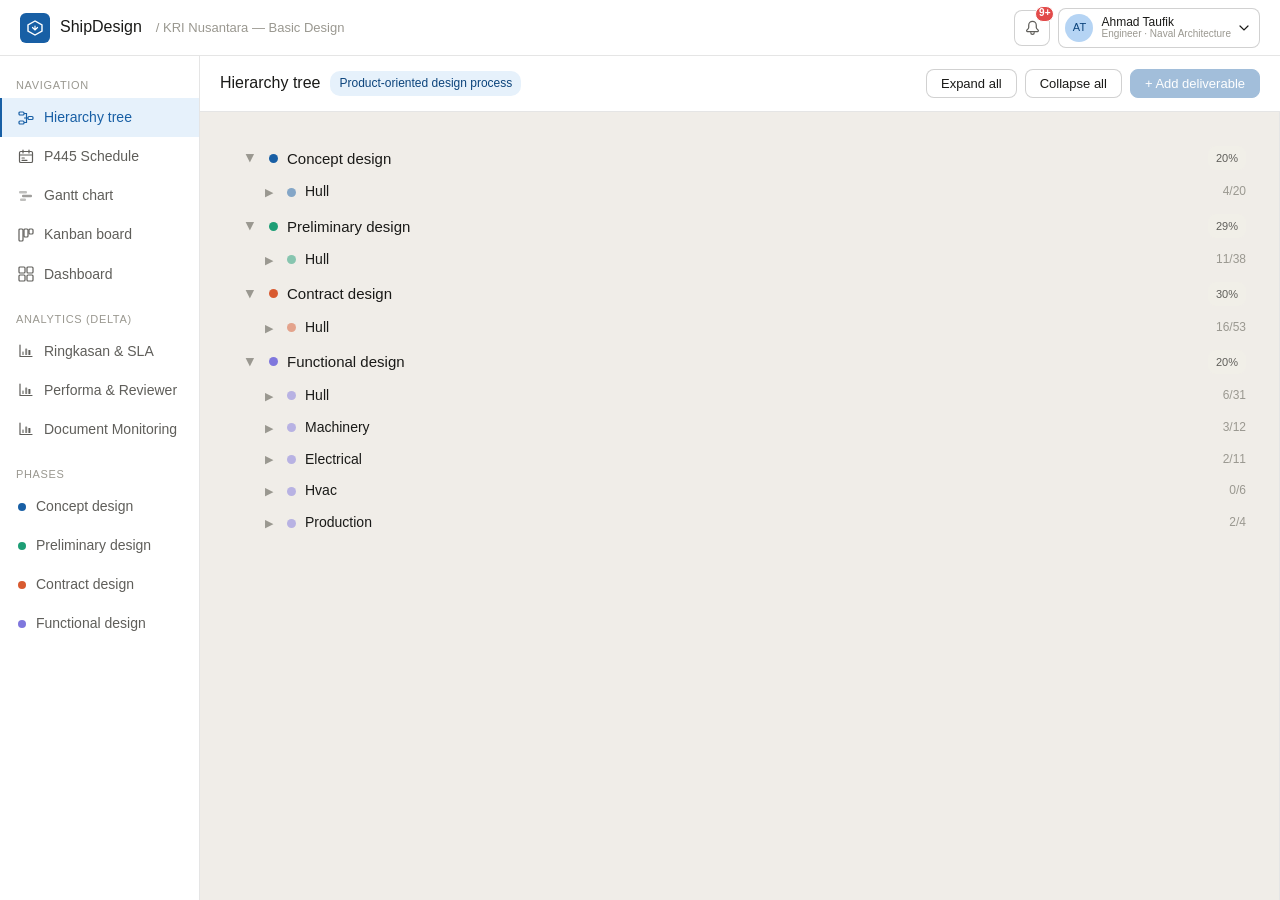
<file: pages/tree.html>
<!DOCTYPE html>
<html lang="id">
<head>
  <meta charset="UTF-8"><meta name="viewport" content="width=device-width,initial-scale=1.0">
  <title>Hierarchy Tree — ShipDesign</title>
  <link rel="stylesheet" href="../css/style.css">
  <style>
    .tree-wrap { padding:14px 24px 32px; }

    .tree-row {
      display:flex; align-items:center; gap:9px;
      padding:6px 9px; border-radius:var(--radius-md);
      cursor:pointer; user-select:none;
    }
    .tree-row:hover { background:var(--bg-secondary); }
    .tree-row.selected { background:var(--blue-50); }
    .toggle {
      width:18px; height:18px; display:flex; align-items:center; justify-content:center;
      font-size:11px; color:var(--text-tertiary); flex-shrink:0; transition:transform .15s;
    }
    .toggle.open { transform:rotate(90deg); }
    .toggle.leaf { opacity:0; pointer-events:none; }
    .t-dot  { width:9px; height:9px; border-radius:50%; flex-shrink:0; }
    .t-label{ font-size:14px; flex:1; line-height:1.4; }
    .t-label.bold { font-size:15px; font-weight:500; }
    .t-count{ font-size:12px; color:var(--text-tertiary); }
    .children { padding-left:0; }

    /* split layout when detail is open */
    .tree-layout { display:flex; gap:0; flex:1; overflow:hidden; min-height:0; }
    .tree-scroll  { flex:1; overflow-y:auto; padding:14px 0 32px 0; }
    .detail-pane  {
      width:0; overflow:hidden; transition:width .2s; flex-shrink:0;
      border-left:0.5px solid var(--border-light); background:var(--bg-primary);
    }
    .detail-pane.open { width:360px; overflow-y:auto; }
    .detail-inner { padding:20px; min-width:360px; }

    .d-close { float:right; background:none; border:none; font-size:18px; cursor:pointer; color:var(--text-tertiary); line-height:1; margin-bottom:8px; }
    .d-breadcrumb { font-size:12px; color:var(--text-tertiary); margin-bottom:6px; }
    .d-title      { font-size:16px; font-weight:500; line-height:1.4; margin-bottom:14px; }
    .d-row        { display:flex; justify-content:space-between; align-items:center; padding:7px 0; border-bottom:0.5px solid var(--border-light); font-size:13px; }
    .d-row:last-of-type { border-bottom:none; }
    .d-key  { color:var(--text-secondary); }
    .d-sec  { font-size:13px; font-weight:500; color:var(--text-secondary); margin:16px 0 8px; }
    .st-grid{ display:grid; grid-template-columns:1fr 1fr; gap:6px; margin-bottom:14px; }
    .st-btn { font-size:12px; padding:6px 8px; border-radius:var(--radius-md); border:0.5px solid var(--border-mid); cursor:pointer; text-align:center; background:var(--bg-primary); color:var(--text-secondary); font-family:var(--font); }
    .st-btn:hover  { border-color:#185FA5; color:#185FA5; }
    .st-btn.active { background:#185FA5; color:#fff; border-color:#185FA5; }
    .st-btn:disabled { opacity:.4; cursor:not-allowed; }

    /* upload in detail */
    .mini-upload { border:1.5px dashed var(--border-mid); border-radius:var(--radius-md); padding:14px; text-align:center; cursor:pointer; margin-bottom:10px; }
    .mini-upload:hover { background:var(--blue-50); border-color:#185FA5; }
    .mini-upload p { font-size:12px; color:var(--text-secondary); }
    .mini-doc { display:flex; align-items:center; gap:8px; padding:7px 9px; background:var(--bg-secondary); border-radius:var(--radius-md); margin-bottom:6px; font-size:12px; }
    .mini-doc-name { flex:1; overflow:hidden; text-overflow:ellipsis; white-space:nowrap; font-weight:500; }

    /* add deliverable */
    .add-modal-bg { display:none; position:fixed; inset:0; background:rgba(0,0,0,.4); z-index:400; align-items:center; justify-content:center; }
    .add-modal-bg.open { display:flex; }
    .add-modal { background:var(--bg-primary); border-radius:var(--radius-xl); border:0.5px solid var(--border-light); padding:26px; width:480px; max-width:92vw; }
    .add-modal h3 { font-size:16px; font-weight:500; margin-bottom:4px; }
    .add-modal .sub { font-size:13px; color:var(--text-tertiary); margin-bottom:20px; }
    .form-row { margin-bottom:14px; }
    .form-row label { display:block; font-size:13px; color:var(--text-secondary); margin-bottom:5px; font-weight:500; }
    .form-row input,.form-row select,.form-row textarea { width:100%; font-size:14px; padding:9px 11px; border-radius:var(--radius-md); border:0.5px solid var(--border-mid); background:var(--bg-primary); color:var(--text-primary); font-family:var(--font); }
    .form-row input:focus,.form-row select:focus,.form-row textarea:focus { outline:none; border-color:#185FA5; }
    .form-grid-2 { display:grid; grid-template-columns:1fr 1fr; gap:12px; }
  </style>
</head>
<body>
<script src="../js/data.js"></script>
<script>document.write(renderShell('tree'));</script>

<div class="content-header">
  <span class="page-title">Hierarchy tree</span>
  <span class="badge">Product-oriented design process</span>
  <div class="header-right">
    <button class="btn" onclick="expandAll()">Expand all</button>
    <button class="btn" onclick="collapseAll()">Collapse all</button>
    <button class="btn btn-blue" id="add-btn" onclick="openAddModal()">+ Add deliverable</button>
  </div>
</div>

<div class="tree-layout">
  <div class="tree-scroll">
    <div class="tree-wrap" id="tree-root"></div>
  </div>
  <div class="detail-pane" id="detail-pane">
    <div class="detail-inner" id="detail-inner"></div>
  </div>
</div>

<!-- add modal -->
<div class="add-modal-bg" id="add-bg" onclick="if(event.target===this)closeAddModal()">
  <div class="add-modal">
    <div style="display:flex;justify-content:space-between;align-items:flex-start;margin-bottom:4px">
      <h3>Tambah deliverable</h3>
      <button onclick="closeAddModal()" style="background:none;border:none;font-size:20px;cursor:pointer;color:var(--text-tertiary)">&#x2715;</button>
    </div>
    <p class="sub" id="add-sub"></p>
    <div id="add-form"></div>
  </div>
</div>

<script>
document.write(closeShell());

const tasks = getTasks();
const ME    = getCurrentUser();
const MR    = ROLES[ME.role];
const phaseFilter = new URLSearchParams(location.search).get('phase');
const treeState   = {};
let activeTask    = null;

if (!canAddDeliverable()) {
  const b = document.getElementById('add-btn');
  b.style.opacity='.4'; b.style.cursor='not-allowed'; b.title='Perlu Supervisor ke atas';
}

/* ================================================================ TREE */
const PHASE_ORDER = ['concept','preliminary','contract','functional'];

function getGroups(fp) {
  const g = {}; const r = fp || phaseFilter;
  RAW_DATA.forEach(d => {
    if (r && d.phase !== r) return;
    const key = d.phase+'_'+d.cat;
    if (!g[key]) g[key] = { phase:d.phase, cat:d.cat, items:[] };
    d.items.forEach(label => {
      const t = tasks.find(t=>t.label===label&&t.phase===d.phase&&t.cat===d.cat);
      g[key].items.push(t||{label,status:'todo',approval:{steps:APPROVAL_STEPS.map(s=>({role:s.role,approved:false}))}});
    });
  });
  /* include custom tasks */
  tasks.filter(t=>t.custom&&(!r||t.phase===r)).forEach(t => {
    const key=t.phase+'_'+t.cat;
    if (!g[key]) g[key]={phase:t.phase,cat:t.cat,items:[]};
    if (!g[key].items.find(i=>i.label===t.label)) g[key].items.push(t);
  });
  return g;
}

function renderTree(fp) {
  const root = document.getElementById('tree-root');
  root.innerHTML = '';
  const groups = getGroups(fp);
  const byPhase = {};
  Object.values(groups).forEach(g => { if(!byPhase[g.phase])byPhase[g.phase]=[]; byPhase[g.phase].push(g); });

  PHASE_ORDER.forEach(ph => {
    if (!byPhase[ph]) return;
    const pKey = 'ph_'+ph;
    if (treeState[pKey] === undefined) treeState[pKey] = true;
    let pdone=0, ptotal=0;
    byPhase[ph].forEach(g => g.items.forEach(i => { ptotal++; if(i.status==='done')pdone++; }));
    const pct = ptotal ? Math.round(pdone/ptotal*100) : 0;

    const phNode = el('div');
    const phRow  = makeRow([
      ind(0), tog(pKey, treeState[pKey]),
      dot(PHASES[ph].color),
      lbl(PHASES[ph].label,'bold'),
      chipEl(pct+'%', pct===100?'chip-done':pct>50?'chip-prog':'chip-todo')
    ]);
    phRow.onclick = () => toggleNode(pKey);
    phNode.appendChild(phRow);

    const phCh = chEl(pKey, treeState[pKey]);
    byPhase[ph].forEach(g => {
      const gKey = g.phase+'_'+g.cat;
      if (treeState[gKey] === undefined) treeState[gKey] = false;
      const gDone = g.items.filter(i=>i.status==='done').length;

      const catNode = el('div');
      const catRow  = makeRow([
        ind(18), tog(gKey, treeState[gKey]),
        dot(PHASES[ph].color, .5),
        lbl(cap(g.cat),'bold', 14),
        sp2(gDone+'/'+g.items.length)
      ]);
      catRow.onclick = () => toggleNode(gKey);
      catNode.appendChild(catRow);

      const catCh = chEl(gKey, treeState[gKey]);
      g.items.forEach(t => {
        const sc  = STATUS_CFG[t.status];
        const apL = getApprovalStatus(t).level;
        const taskRow = makeRow([
          ind(36), tog('','',true),
          dot('#888780',.5,7),
          lbl(t.label,'', 14),
          chipEl(sc.label, sc.chip),
          chipEl(apL+'/4 ✓', 'appr-chip appr-chip-'+apL)
        ]);
        taskRow.onclick = (e) => { e.stopPropagation(); openDetail(t); };
        if (activeTask && activeTask.id === t.id) taskRow.classList.add('selected');
        catCh.appendChild(taskRow);
      });
      catNode.appendChild(catCh);
      phCh.appendChild(catNode);
    });
    phNode.appendChild(phCh);
    root.appendChild(phNode);
  });
}

/* helpers */
function el(tag) { return document.createElement(tag); }
function ind(w)  { const s=el('span'); s.style.cssText=`flex-shrink:0;width:${w}px`; return s; }
function tog(key, open, leaf) {
  const s=el('span'); s.className='toggle'+(leaf?' leaf':open?' open':'');
  if (!leaf) s.id='tog-'+key; s.innerHTML='&#9654;'; return s;
}
function dot(color, op, sz) {
  const s=el('span'); s.className='t-dot';
  s.style.cssText=`background:${color};${op?'opacity:'+op+';':''}${sz?'width:'+sz+'px;height:'+sz+'px;':''}`;
  return s;
}
function lbl(text, cls, fs) {
  const s=el('span'); s.className='t-label '+(cls||'');
  if(fs) s.style.fontSize=fs+'px';
  s.textContent=text; return s;
}
function sp2(text) { const s=el('span'); s.className='t-count'; s.textContent=text; return s; }
function chipEl(text, cls) { const s=el('span'); s.className='chip '+cls; s.textContent=text; return s; }
function makeRow(els) { const r=el('div'); r.className='tree-row'; els.forEach(e=>r.appendChild(e)); return r; }
function chEl(key, open) { const d=el('div'); d.className='children'; d.id='ch-'+key; d.style.display=open?'block':'none'; return d; }
function cap(s) { return s.charAt(0).toUpperCase()+s.slice(1); }

function toggleNode(key) {
  treeState[key] = !treeState[key];
  const t=document.getElementById('tog-'+key), c=document.getElementById('ch-'+key);
  if(t) t.classList.toggle('open',treeState[key]);
  if(c) c.style.display=treeState[key]?'block':'none';
}
function expandAll()  { Object.keys(treeState).forEach(k=>treeState[k]=true);  renderTree(); }
function collapseAll(){ Object.keys(treeState).forEach(k=>treeState[k]=false); renderTree(); }

/* ================================================================ DETAIL */
function openDetail(task) {
  activeTask = task;
  const ph = PHASES[task.phase]; const sc = STATUS_CFG[task.status];
  const apSt = getApprovalStatus(task);
  const docs = (getDocs()||[]).filter(d=>d.taskId==task.id);

  document.getElementById('detail-inner').innerHTML = `
    <button class="d-close" onclick="closeDetail()">&#x2715;</button>
    <div class="d-breadcrumb">${ph.label} &rsaquo; ${cap(task.cat)}</div>
    ${task.custom?`<span class="chip" style="background:var(--amber-50);color:#633806;margin-bottom:8px;display:inline-block">Custom deliverable</span>`:''}
    <div class="d-title">${task.label}</div>

    <div class="d-row"><span class="d-key">Status</span><span class="chip ${sc.chip}">${sc.label}</span></div>
    <div class="d-row"><span class="d-key">Fase</span><span style="font-size:12px;padding:2px 7px;border-radius:8px;background:${ph.bg};color:${ph.tc};font-weight:500">${ph.label}</span></div>
    <div class="d-row"><span class="d-key">Kategori</span><span>${cap(task.cat)}</span></div>
    <div class="d-row"><span class="d-key">Approval</span><span class="chip appr-chip-${apSt.level}">${apSt.level}/4 disetujui</span></div>
    <div class="d-row"><span class="d-key">Prioritas</span><span>${['Tinggi','Sedang','Rendah'][task.id%3]}</span></div>

    <div class="d-sec">Ganti status</div>
    <div class="st-grid">
      ${Object.entries(STATUS_CFG).map(([s,c])=>
        `<button class="st-btn${task.status===s?' active':''}${s==='done'&&MR.level<3?' disabled':''}"
          ${s==='done'&&MR.level<3?'disabled title="Gunakan approval flow"':''}
          onclick="setStatus(${task.id},'${s}')">${c.label}</button>`
      ).join('')}
    </div>
    ${MR.level<3?`<p style="font-size:11px;color:var(--text-tertiary);margin-bottom:12px">Status "Done" hanya lewat approval flow atau role Manager ke atas.</p>`:''}

    <div class="d-sec">Approval flow</div>
    ${approvalTrackHtml(task)}
    <div style="margin-top:10px" id="d-appr-act">${approvalActionsHtml(task)}</div>

    <div class="d-sec">Dokumen terkait</div>
    <div class="mini-upload" onclick="document.getElementById('d-file-${task.id}').click()">
      <p>&#8679; Klik untuk unggah dokumen ke item ini</p>
    </div>
    <input type="file" id="d-file-${task.id}" style="display:none" multiple onchange="uploadToTask(${task.id},this.files,'d-docs-${task.id}')">
    <div id="d-docs-${task.id}">
      ${renderDocList(task.id)}
    </div>`;

  document.getElementById('detail-pane').classList.add('open');
  renderTree();
}

function closeDetail() {
  activeTask = null;
  document.getElementById('detail-pane').classList.remove('open');
  renderTree();
}
function setStatus(id, status) {
  const t=tasks.find(t=>t.id==id); if(!t)return;
  if(status==='done'&&MR.level<3)return;
  t.status=status; saveTasks(tasks); openDetail(t);
}
function handleApprove(taskId) {
  const note=(document.getElementById('appr-note-'+taskId)||{}).value||'';
  if(doApprove(tasks,taskId,note)){ const t=tasks.find(t=>t.id==taskId); openDetail(t); }
}
function handleReject(taskId) {
  const note=(document.getElementById('appr-note-'+taskId)||{}).value||'';
  if(!confirm('Reset semua approval?'))return;
  if(doReject(tasks,taskId,note)){ const t=tasks.find(t=>t.id==taskId); openDetail(t); }
}

/* ================================================================ DOC UPLOAD TO TASK */

function uploadToTask(taskId, files) {
  const docs = getDocs();
  Array.from(files).forEach(f => {
    const ext = f.name.split('.').pop().toLowerCase();
    docs.push({ id:Date.now()+Math.random(), name:f.name, size:f.size, ext, taskId, phase:tasks.find(t=>t.id==taskId)?.phase||'contract', addedBy:ME.name, time:'Baru saja' });
  });
  saveDocs(docs);
  const taskDocs = docs.filter(d=>d.taskId==taskId);
  const el = document.getElementById('d-docs-'+taskId);
  if (el) el.innerHTML = taskDocs.map(d=>`<div class="mini-doc"><span>${d.name}</span><span style="font-size:11px;color:var(--text-tertiary);margin-left:auto">${fmtSize(d.size)}</span></div>`).join('');
}

/* ================================================================ ADD DELIVERABLE */
function openAddModal() {
  if (!canAddDeliverable()) return;
  document.getElementById('add-sub').textContent = `Login sebagai ${ME.name} (${MR.label})`;
  document.getElementById('add-form').innerHTML = `
    <div class="form-row"><label>Nama deliverable *</label><input type="text" id="f-label" placeholder="Contoh: Structural fire protection plan"></div>
    <div class="form-grid-2">
      <div class="form-row"><label>Fase *</label><select id="f-phase">${Object.entries(PHASES).map(([k,p])=>`<option value="${k}">${p.label}</option>`).join('')}</select></div>
      <div class="form-row"><label>Kategori *</label><select id="f-cat">${['hull','machinery','electrical','hvac','production'].map(c=>`<option value="${c}">${cap(c)}</option>`).join('')}</select></div>
    </div>
    <div style="display:flex;gap:8px;justify-content:flex-end;margin-top:6px">
      <button class="btn" onclick="closeAddModal()">Batal</button>
      <button class="btn btn-blue" onclick="submitAdd()">Tambah deliverable</button>
    </div>`;
  document.getElementById('add-bg').classList.add('open');
}
function closeAddModal() { document.getElementById('add-bg').classList.remove('open'); }
function submitAdd() {
  const label=(document.getElementById('f-label')||{}).value?.trim();
  const phase=(document.getElementById('f-phase')||{}).value;
  const cat  =(document.getElementById('f-cat')||{}).value;
  if(!label){alert('Nama deliverable wajib diisi.');return;}
  addDeliverable(tasks,label,phase,cat);
  closeAddModal(); renderTree();
}

renderTree();

/* deep-link from a notification: ?taskId=<id> expands to and opens that task */
(function openFromQuery(){
  const qid = new URLSearchParams(location.search).get('taskId');
  if (!qid) return;
  const t = tasks.find(t => String(t.id) === String(qid));
  if (!t) return;
  treeState['ph_'+t.phase] = true;
  treeState[t.phase+'_'+t.cat] = true;
  renderTree();
  openDetail(t);
  const row = document.querySelector('.tree-row.selected');
  if (row) row.scrollIntoView({ block:'center' });
})();
</script>
</body>
</html>
</file>
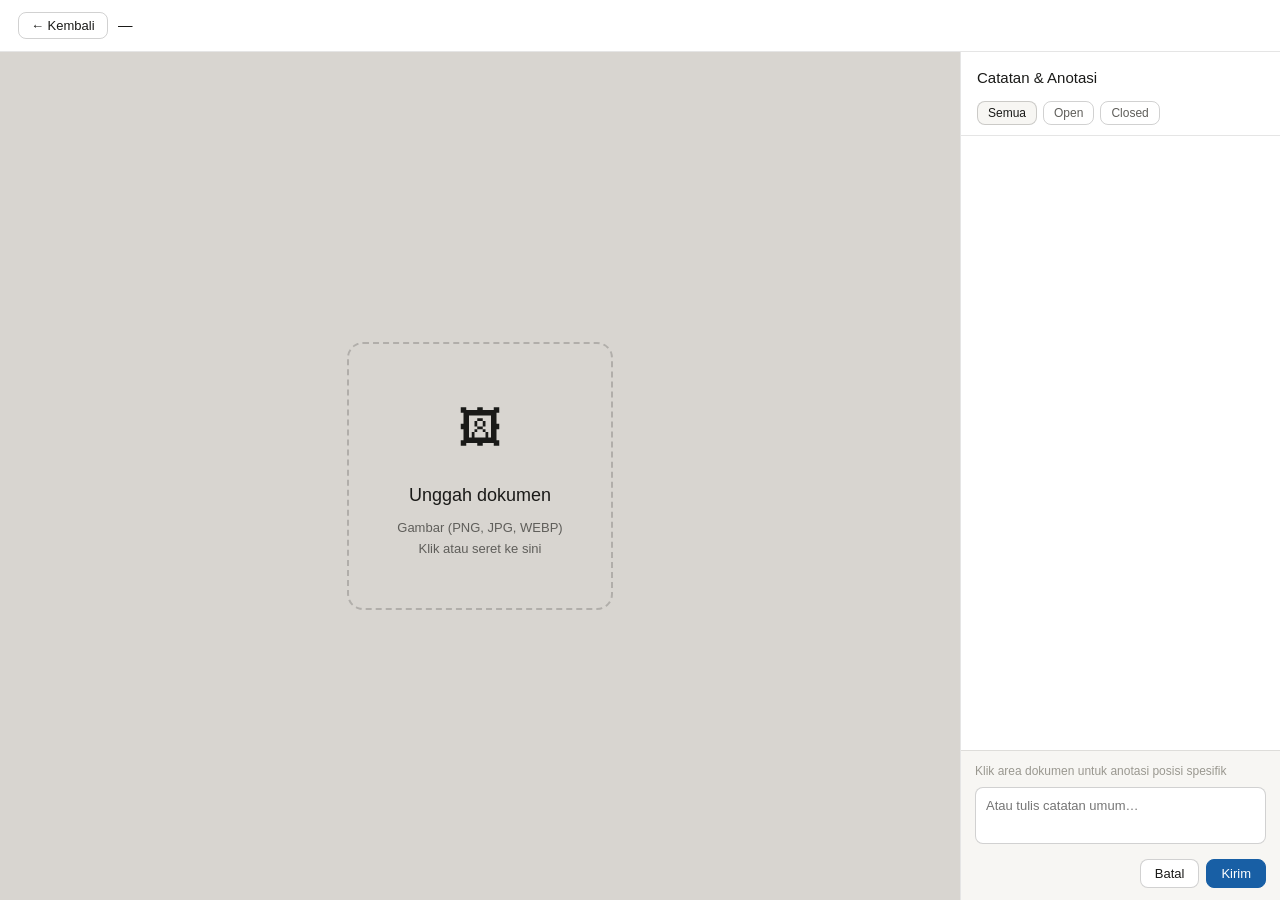
<file: pages/viewer.html>
<!DOCTYPE html>
<html lang="id">
<head>
<meta charset="UTF-8"><meta name="viewport" content="width=device-width,initial-scale=1.0">
<title>Document Viewer — ShipDesign</title>
<link rel="stylesheet" href="../css/style.css">
<style>
*{box-sizing:border-box;margin:0;padding:0}
html,body{height:100%;overflow:hidden}
.vapp{display:flex;flex-direction:column;height:100vh;background:var(--bg-tertiary)}

/* ── topbar ── */
.vtop{height:52px;background:var(--bg-primary);border-bottom:.5px solid var(--border-light);
  display:flex;align-items:center;gap:10px;padding:0 18px;flex-shrink:0;position:relative;z-index:100}
.vback{background:none;border:.5px solid var(--border-mid);border-radius:var(--radius-md);
  padding:5px 12px;font-size:13px;cursor:pointer;color:var(--text-primary);font-family:var(--font)}
.vback:hover{background:var(--bg-secondary)}
.vdoc-name{font-size:15px;font-weight:500;flex:1;overflow:hidden;text-overflow:ellipsis;white-space:nowrap}
.vtb{display:flex;gap:6px;align-items:center}
.vtbtn{background:none;border:.5px solid var(--border-mid);border-radius:var(--radius-md);
  padding:5px 12px;font-size:12px;cursor:pointer;color:var(--text-secondary);font-family:var(--font);
  display:flex;align-items:center;gap:5px;white-space:nowrap}
.vtbtn:hover{background:var(--bg-secondary);color:var(--text-primary)}
.vtbtn.on{background:#185FA5;color:#fff;border-color:#185FA5}
.vsep{width:1px;height:22px;background:var(--border-light);flex-shrink:0}

/* ── main split ── */
.vmain{display:flex;flex:1;overflow:hidden;min-height:0}

/* ── canvas area ── */
.vscroll{flex:1;overflow:auto;background:#d8d5d0;display:flex;flex-direction:column;align-items:center;padding:24px;gap:16px;position:relative}

/* ── draw toolbar (image mode) ── */
.draw-toolbar{
  position:sticky;top:0;z-index:50;
  background:var(--bg-primary);border:.5px solid var(--border-mid);
  border-radius:var(--radius-lg);padding:7px 12px;
  display:none;align-items:center;gap:10px;
  box-shadow:0 2px 12px rgba(0,0,0,.12);
  align-self:flex-start;margin-bottom:0;
  flex-wrap:wrap;
}
.draw-toolbar.show{display:flex}
.dt-label{font-size:11px;color:var(--text-tertiary);white-space:nowrap}
.dt-swatch{width:22px;height:22px;border-radius:50%;cursor:pointer;border:2px solid transparent;flex-shrink:0;transition:transform .1s}
.dt-swatch:hover{transform:scale(1.15)}
.dt-swatch.sel{border-color:var(--text-primary)}
.dt-sep{width:1px;height:20px;background:var(--border-light)}
.dt-slider{width:80px;accent-color:#185FA5}
.dt-btn{width:30px;height:30px;border-radius:var(--radius-md);border:.5px solid var(--border-mid);
  background:none;cursor:pointer;display:flex;align-items:center;justify-content:center;font-size:14px;
  font-family:var(--font);color:var(--text-secondary)}
.dt-btn:hover{background:var(--bg-secondary);color:var(--text-primary)}
.sz-preview{width:40px;height:6px;display:flex;align-items:center;justify-content:center}

/* ── image wrapper ── */
.img-wrap{
  position:relative;
  display:inline-block;
  box-shadow:0 2px 20px rgba(0,0,0,.2);
  /* cursor set by JS depending on mode */
}
/* base image layer */
#base-canvas{display:block;position:absolute;top:0;left:0;pointer-events:none}
/* draw layer — on top when draw mode, behind when annotate mode */
#draw-canvas{display:block;position:absolute;top:0;left:0}
/* pin layer — always on top */
.pin-layer{position:absolute;top:0;left:0;width:100%;height:100%;pointer-events:none}
.pin-layer.active{pointer-events:auto} /* only when annotate mode */

/* ── annotation pin ── */
.ann-pin{position:absolute;transform:translate(-50%,-100%);cursor:pointer;z-index:10;transition:filter .1s}
.ann-pin:hover{filter:brightness(1.15)}

/* ── annotation form (click-to-add) ── */
.ann-form{
  position:absolute;z-index:20;
  background:var(--bg-primary);border:.5px solid var(--border-mid);
  border-radius:var(--radius-lg);padding:13px;width:220px;
  box-shadow:0 4px 16px rgba(0,0,0,.18)
}
.ann-form textarea{
  width:100%;font-size:12px;padding:6px 8px;border-radius:var(--radius-md);
  border:.5px solid var(--border-mid);background:var(--bg-primary);color:var(--text-primary);
  font-family:var(--font);resize:none;min-height:60px;line-height:1.5;display:block
}
.ann-form textarea:focus{outline:none;border-color:#185FA5}
.ann-form-btns{display:flex;gap:6px;justify-content:flex-end;margin-top:8px}

/* ── pin tooltip ── */
.ann-tip{
  position:absolute;z-index:30;
  background:var(--bg-primary);border:.5px solid var(--border-mid);
  border-radius:var(--radius-lg);padding:10px 12px;width:230px;
  box-shadow:0 4px 16px rgba(0,0,0,.15);
  transform:translate(-12px, calc(-100% - 8px))
}

/* ── PDF page ── */
.pdf-page{
  position:relative;
  box-shadow:0 2px 16px rgba(0,0,0,.2);
  background:#fff;
  display:inline-block;
}
.pdf-page canvas{display:block}
.pdf-page .pin-layer{position:absolute;top:0;left:0;width:100%;height:100%;pointer-events:none}
.pdf-page .pin-layer.active{pointer-events:auto}

/* ── right panel ── */
.vpanel{width:320px;flex-shrink:0;background:var(--bg-primary);border-left:.5px solid var(--border-light);
  display:flex;flex-direction:column;overflow:hidden}
.vph{padding:14px 16px 10px;border-bottom:.5px solid var(--border-light);flex-shrink:0}
.vph-title{font-size:15px;font-weight:500;margin-bottom:10px}
.vfrow{display:flex;gap:6px}
.vfbtn{font-size:12px;padding:4px 10px;border-radius:8px;border:.5px solid var(--border-mid);
  background:none;cursor:pointer;color:var(--text-secondary);font-family:var(--font)}
.vfbtn.on{background:var(--bg-secondary);color:var(--text-primary);font-weight:500}
.vpbody{flex:1;overflow-y:auto;padding:10px 14px}

/* ── comment thread ── */
.cthread{border:.5px solid var(--border-light);border-radius:var(--radius-lg);margin-bottom:10px;overflow:hidden}
.cthread.resolved{opacity:.6}
.ct-head{display:flex;align-items:flex-start;gap:8px;padding:10px 12px 8px;cursor:pointer}
.ct-head:hover{background:var(--bg-secondary)}
.ct-meta{flex:1;min-width:0}
.ct-author{font-size:13px;font-weight:500}
.ct-time{font-size:11px;color:var(--text-tertiary)}
.ct-prev{font-size:12px;color:var(--text-secondary);margin-top:3px;white-space:nowrap;overflow:hidden;text-overflow:ellipsis}
.ct-tags{display:flex;gap:5px;margin-top:5px;flex-wrap:wrap}
.ct-pg{font-size:10px;padding:1px 6px;border-radius:6px;background:var(--blue-50);color:var(--blue-800)}
.ct-open{font-size:10px;padding:1px 6px;border-radius:6px;background:#FAEEDA;color:#633806;font-weight:500}
.ct-closed{font-size:10px;padding:1px 6px;border-radius:6px;background:#EAF3DE;color:#3B6D11;font-weight:500}
.ct-rc{font-size:10px;color:var(--text-tertiary);margin-left:auto;flex-shrink:0}

.ct-body{display:none;border-top:.5px solid var(--border-light)}
.ct-body.open{display:block}
.creply{padding:8px 12px;border-bottom:.5px solid var(--border-light);display:flex;gap:8px}
.creply:last-of-type{border-bottom:none}
.cr-r{flex:1;min-width:0}
.cr-hd{display:flex;gap:7px;align-items:center;margin-bottom:3px}
.cr-au{font-size:12px;font-weight:500}
.cr-tm{font-size:10px;color:var(--text-tertiary)}
.cr-tx{font-size:12px;color:var(--text-primary);line-height:1.5}
.cr-acts{display:flex;gap:10px;margin-top:3px}
.cr-act{font-size:11px;color:var(--text-tertiary);background:none;border:none;cursor:pointer;padding:0;font-family:var(--font)}
.cr-act:hover{color:#185FA5}
.cr-edit-ta{width:100%;font-size:12px;padding:5px 8px;border-radius:var(--radius-md);border:.5px solid var(--border-mid);
  background:var(--bg-primary);color:var(--text-primary);font-family:var(--font);resize:none;line-height:1.5}
.cr-edit-ta:focus{outline:none;border-color:#185FA5}

.ct-foot{padding:8px 12px;border-top:.5px solid var(--border-light);background:var(--bg-secondary)}
.cf-ta{font-size:12px;padding:6px 9px;border-radius:var(--radius-md);border:.5px solid var(--border-mid);
  background:var(--bg-primary);color:var(--text-primary);font-family:var(--font);resize:none;width:100%;line-height:1.5}
.cf-ta:focus{outline:none;border-color:#185FA5}
.cf-btns{display:flex;gap:6px;justify-content:space-between;align-items:center;margin-top:7px}
.btn-resolve{font-size:11px;padding:4px 9px;border-radius:var(--radius-md);border:.5px solid #3B6D11;
  background:none;color:#3B6D11;cursor:pointer;font-family:var(--font)}
.btn-resolve:hover{background:#EAF3DE}
.btn-reopen{font-size:11px;padding:4px 9px;border-radius:var(--radius-md);border:.5px solid var(--border-mid);
  background:none;color:var(--text-secondary);cursor:pointer;font-family:var(--font)}
.btn-reopen:hover{background:var(--bg-secondary)}
.btn-send{font-size:12px;padding:5px 12px;border-radius:var(--radius-md);background:#185FA5;color:#fff;border:none;cursor:pointer;font-family:var(--font)}
.btn-send:hover{background:#0C447C}

/* new general comment */
.vfoot{padding:12px 14px;border-top:.5px solid var(--border-light);background:var(--bg-secondary);flex-shrink:0}
.vf-hint{font-size:12px;color:var(--text-tertiary);margin-bottom:7px;line-height:1.4}
.vf-ta{width:100%;font-size:13px;padding:8px 10px;border-radius:var(--radius-md);border:.5px solid var(--border-mid);
  background:var(--bg-primary);color:var(--text-primary);font-family:var(--font);resize:none;min-height:56px;line-height:1.5}
.vf-ta:focus{outline:none;border-color:#185FA5}
.vf-btns{display:flex;justify-content:flex-end;gap:7px;margin-top:7px}

.av{width:26px;height:26px;border-radius:50%;display:flex;align-items:center;justify-content:center;font-size:10px;font-weight:500;flex-shrink:0}
.empty{text-align:center;padding:24px;color:var(--text-tertiary);font-size:13px;line-height:1.6}

/* upload prompt */
.upload-prompt{display:flex;flex-direction:column;align-items:center;justify-content:center;flex:1;padding:48px}
.upload-box{border:2px dashed var(--border-mid);border-radius:var(--radius-xl);padding:48px;text-align:center;cursor:pointer;transition:all .15s;max-width:420px;width:100%}
.upload-box:hover,.upload-box.drag{background:var(--blue-50);border-color:#185FA5}
.upload-box h3{font-size:18px;font-weight:500;margin-bottom:6px}
.upload-box p{font-size:13px;color:var(--text-secondary)}
.ub-ico{font-size:44px;margin-bottom:16px}
</style>
</head>
<body>
<div class="vapp">

<div class="vtop">
  <button class="vback" onclick="goBack()">&#8592; Kembali</button>
  <span class="vdoc-name" id="vdoc-name">—</span>
  <div class="vtb" id="vtb"></div>
</div>

<div class="vmain">
  <div class="vscroll" id="vscroll">
    <!-- draw toolbar injected here for images -->
  </div>

  <div class="vpanel">
    <div class="vph">
      <div class="vph-title">Catatan &amp; Anotasi</div>
      <div class="vfrow">
        <button class="vfbtn on" id="f-all"    onclick="setFilter('all')">Semua</button>
        <button class="vfbtn"    id="f-open"   onclick="setFilter('open')">Open</button>
        <button class="vfbtn"    id="f-closed" onclick="setFilter('closed')">Closed</button>
      </div>
    </div>
    <div class="vpbody" id="vpbody"></div>
    <div class="vfoot">
      <div class="vf-hint" id="vf-hint">Klik area dokumen untuk anotasi posisi spesifik</div>
      <textarea class="vf-ta" id="vf-ta" placeholder="Atau tulis catatan umum…" rows="2"></textarea>
      <div class="vf-btns">
        <button class="btn" onclick="document.getElementById('vf-ta').value=''">Batal</button>
        <button class="btn btn-blue" onclick="postGeneral()">Kirim</button>
      </div>
    </div>
  </div>
</div>
</div>

<script>
/* ── helpers ── */
const $=id=>document.getElementById(id);
const esc=s=>String(s||'').replace(/&/g,'&amp;').replace(/</g,'&lt;').replace(/>/g,'&gt;');
const uid=()=>Date.now()+Math.random();
const now=()=>new Date().toLocaleTimeString('id-ID',{hour:'2-digit',minute:'2-digit'})+', '+new Date().toLocaleDateString('id-ID',{day:'numeric',month:'short'});

/* ── current user ── */
const ME=(()=>{try{const u=sessionStorage.getItem('sd_user');return u?JSON.parse(u):{}}catch(e){return{}}})();
const ME_NAME=ME.name||'Anda'; const ME_INI=ME.initials||'?';
const ROLE_COL={'engineer':'#B5D4F4','supervisor':'#C0DD97','manager':'#FAC775','owner':'#CECBF6'};
const ROLE_TC ={'engineer':'#0C447C','supervisor':'#27500A','manager':'#633806','owner':'#3C3489'};
const ME_COL=ROLE_COL[ME.role]||'#B5D4F4';
const ME_TC =ROLE_TC[ME.role] ||'#0C447C';

/* ── URL params ── */
const P=new URLSearchParams(location.search);
const DOC_ID =P.get('docId');
const TASK_ID=P.get('taskId');
const RETURN =P.get('return')||'../pages/kanban.html';

/* ── annotation store ── */
const ANN_KEY='sd_anns_'+DOC_ID;
const getAnns=()=>{try{const s=sessionStorage.getItem(ANN_KEY);return s?JSON.parse(s):[]}catch(e){return[]}};
const saveAnns=a=>{try{sessionStorage.setItem(ANN_KEY,JSON.stringify(a))}catch(e){}};

/* ── doc store ── */
const getDocs=()=>{try{const s=sessionStorage.getItem('sd_docs');return s?JSON.parse(s):[]}catch(e){return[]}};
const saveDocs=d=>{try{sessionStorage.setItem('sd_docs',JSON.stringify(d))}catch(e){}};

/* ── state ── */
let mode='draw';        // 'draw' | 'annotate'
let drawColor='#E24B4A';
let drawSize=4;
let pdfScale=1.4;
let docType=null;
let imgWrap=null;       // the .img-wrap div
let drawCtx=null;       // draw canvas 2d context
let isDown=false;
let lastX=0,lastY=0;
let strokeHistory=[];   // ImageData snapshots for undo
let filterMode='all';

/* ── init ── */
window.addEventListener('load',()=>{
  const doc=getDocs().find(d=>String(d.id)===String(DOC_ID));
  if(!doc){showUpload();return;}
  $('vdoc-name').textContent=doc.name;
  const ext=(doc.ext||'').toLowerCase();
  docType=['png','jpg','jpeg','gif','webp','bmp'].includes(ext)?'image':ext==='pdf'?'pdf':'other';

  if(doc.dataUrl){
    if(docType==='image') initImage(doc.dataUrl);
    else if(docType==='pdf') initPDF(doc.dataUrl);
    else showUnsupported();
  } else { showUpload(doc.name,docType); }
  renderPanel();
});

function goBack(){try{history.back()}catch(e){location.href=RETURN;}}

/* ── UPLOAD PROMPT ── */
function showUpload(name,type){
  $('vscroll').innerHTML=`
    <div class="upload-prompt">
      <div class="upload-box" id="drop-box"
        onclick="$('vfile').click()"
        ondragover="event.preventDefault();this.classList.add('drag')"
        ondragleave="this.classList.remove('drag')"
        ondrop="dropFile(event)">
        <div class="ub-ico">${type==='pdf'?'📄':'🖼'}</div>
        <h3>${name?'Unggah '+name:'Unggah dokumen'}</h3>
        <p>${type==='pdf'?'File PDF (.pdf)':'Gambar (PNG, JPG, WEBP)'}<br>Klik atau seret ke sini</p>
      </div>
    </div>
    <input type="file" id="vfile" style="display:none"
      accept="${type==='pdf'?'.pdf':'image/*,.png,.jpg,.jpeg,.gif,.webp'}"
      onchange="loadFile(this.files[0])">`;
}
function dropFile(ev){
  ev.preventDefault(); $('drop-box')?.classList.remove('drag');
  const f=ev.dataTransfer.files[0]; if(f)loadFile(f);
}
function loadFile(file){
  if(!file)return;
  const reader=new FileReader();
  reader.onload=e=>{
    const dataUrl=e.target.result;
    const docs=getDocs();
    const idx=docs.findIndex(d=>String(d.id)===String(DOC_ID));
    if(idx>=0){docs[idx].dataUrl=dataUrl;docs[idx].name=file.name;}
    else docs.push({id:DOC_ID,name:file.name,size:file.size,ext:file.name.split('.').pop().toLowerCase(),dataUrl,taskId:TASK_ID,addedBy:ME_NAME,time:'Baru saja'});
    saveDocs(docs);
    $('vdoc-name').textContent=file.name;
    const ext=file.name.split('.').pop().toLowerCase();
    docType=['png','jpg','jpeg','gif','webp'].includes(ext)?'image':ext==='pdf'?'pdf':'other';
    $('vscroll').innerHTML='';
    if(docType==='image')initImage(dataUrl);
    else if(docType==='pdf')initPDF(dataUrl);
    else showUnsupported();
  };
  reader.readAsDataURL(file);
}
function showUnsupported(){$('vscroll').innerHTML='<div style="margin:auto;color:var(--text-tertiary);font-size:14px;padding:48px">Format tidak didukung untuk preview.</div>';}

/* ================================================================
   IMAGE MODE
   ================================================================ */
function initImage(dataUrl){
  const scr=$('vscroll');
  scr.innerHTML='';
  buildImageToolbar();
  buildImageTopbar();

  const img=new Image();
  img.onload=()=>{
    const maxW=Math.min(900,scr.clientWidth-64||860);
    const scale=Math.min(1,maxW/img.naturalWidth);
    const W=Math.round(img.naturalWidth*scale);
    const H=Math.round(img.naturalHeight*scale);

    /* wrapper */
    imgWrap=document.createElement('div');
    imgWrap.className='img-wrap';
    imgWrap.style.cssText=`width:${W}px;height:${H}px;position:relative`;

    /* base canvas */
    const base=document.createElement('canvas');
    base.id='base-canvas'; base.width=W; base.height=H;
    base.style.cssText='position:absolute;top:0;left:0;z-index:1;pointer-events:none';
    base.getContext('2d').drawImage(img,0,0,W,H);

    /* DRAW CANVAS — z-index:2 by default, pointer-events auto */
    const dc=document.createElement('canvas');
    dc.id='draw-canvas'; dc.width=W; dc.height=H;
    dc.style.cssText='position:absolute;top:0;left:0;z-index:2';
    drawCtx=dc.getContext('2d');

    /* PIN LAYER — z-index:3, pointer-events controlled by mode */
    const pl=document.createElement('div');
    pl.className='pin-layer'; pl.id='pin-layer';
    pl.style.cssText='position:absolute;top:0;left:0;width:100%;height:100%;z-index:3;pointer-events:none';

    imgWrap.appendChild(base);
    imgWrap.appendChild(dc);
    imgWrap.appendChild(pl);
    scr.appendChild(imgWrap);

    /* restore any existing strokes */
    const saved=sessionStorage.getItem('sd_strokes_'+DOC_ID);
    if(saved){const si=new Image();si.onload=()=>drawCtx.drawImage(si,0,0);si.src=saved;}

    /* place existing pins */
    getAnns().filter(a=>a.pageIdx===1).forEach(a=>placePin(a));

    /* attach draw events to draw canvas */
    attachDraw(dc);
    /* attach annotate click to pin layer */
    pl.addEventListener('click',e=>onCanvasClick(e,imgWrap,1));

    setMode('draw'); // start in draw mode
  };
  img.onerror=()=>{ $('vscroll').innerHTML='<div style="margin:auto;color:#E24B4A;font-size:14px;padding:48px">Gagal memuat gambar.</div>'; };
  img.src=dataUrl;
}

/* ── mode switching ── */
function setMode(m){
  mode=m;
  const dc=$('draw-canvas');
  const pl=$('pin-layer');
  const btnDraw=$('btn-mode-draw');
  const btnAnn =$('btn-mode-ann');
  if(!dc||!pl)return;
  if(m==='draw'){
    /* draw canvas intercepts mouse, pin layer passive */
    dc.style.pointerEvents='auto';
    dc.style.cursor='crosshair';
    pl.style.pointerEvents='none';
    if(btnDraw)btnDraw.classList.add('on');
    if(btnAnn) btnAnn.classList.remove('on');
    $('vf-hint').textContent='Mode menggambar aktif. Gunakan mode Anotasi untuk tambah catatan.';
  } else {
    /* pin layer intercepts mouse, draw canvas passive */
    dc.style.pointerEvents='none';
    dc.style.cursor='';
    pl.style.pointerEvents='auto';
    pl.style.cursor='crosshair';
    if(btnDraw)btnDraw.classList.remove('on');
    if(btnAnn) btnAnn.classList.add('on');
    $('vf-hint').textContent='Mode anotasi aktif. Klik gambar untuk tambah catatan di posisi itu.';
  }
}

/* ── draw events ── */
function attachDraw(dc){
  /* mouse */
  dc.addEventListener('mousedown',e=>{
    isDown=true;
    const r=dc.getBoundingClientRect();
    lastX=e.clientX-r.left; lastY=e.clientY-r.top;
    drawCtx.beginPath(); drawCtx.moveTo(lastX,lastY);
    /* save snapshot before stroke for undo */
    strokeHistory.push(drawCtx.getImageData(0,0,dc.width,dc.height));
    if(strokeHistory.length>40)strokeHistory.shift();
  });
  dc.addEventListener('mousemove',e=>{
    if(!isDown)return;
    const r=dc.getBoundingClientRect();
    const x=e.clientX-r.left, y=e.clientY-r.top;
    drawCtx.strokeStyle=drawColor; drawCtx.lineWidth=drawSize;
    drawCtx.lineCap='round'; drawCtx.lineJoin='round';
    drawCtx.lineTo(x,y); drawCtx.stroke();
    lastX=x; lastY=y;
  });
  dc.addEventListener('mouseup',  ()=>{isDown=false; autosaveStrokes();});
  dc.addEventListener('mouseleave',()=>{isDown=false;});

  /* touch */
  dc.addEventListener('touchstart',e=>{
    e.preventDefault();
    isDown=true;
    const r=dc.getBoundingClientRect(),t=e.touches[0];
    lastX=t.clientX-r.left; lastY=t.clientY-r.top;
    drawCtx.beginPath(); drawCtx.moveTo(lastX,lastY);
    strokeHistory.push(drawCtx.getImageData(0,0,dc.width,dc.height));
    if(strokeHistory.length>40)strokeHistory.shift();
  },{passive:false});
  dc.addEventListener('touchmove',e=>{
    e.preventDefault();
    if(!isDown)return;
    const r=dc.getBoundingClientRect(),t=e.touches[0];
    const x=t.clientX-r.left, y=t.clientY-r.top;
    drawCtx.strokeStyle=drawColor; drawCtx.lineWidth=drawSize;
    drawCtx.lineCap='round'; drawCtx.lineJoin='round';
    drawCtx.lineTo(x,y); drawCtx.stroke();
    lastX=x; lastY=y;
  },{passive:false});
  dc.addEventListener('touchend',()=>{isDown=false; autosaveStrokes();});
}

function autosaveStrokes(){
  const dc=$('draw-canvas'); if(!dc)return;
  try{sessionStorage.setItem('sd_strokes_'+DOC_ID, dc.toDataURL());}catch(e){}
}

/* ── draw toolbar ── */
function buildImageToolbar(){
  const scr=$('vscroll');
  const tb=document.createElement('div');
  tb.className='draw-toolbar show'; tb.id='draw-toolbar';
  const colors=['#E24B4A','#185FA5','#1D9E75','#D85A30','#7F77DD','#1a1a18','#ffffff'];
  tb.innerHTML=`
    <span class="dt-label">Warna:</span>
    ${colors.map(c=>`<div class="dt-swatch${c===drawColor?' sel':''}" style="background:${c};${c==='#ffffff'?'border:1px solid #ccc':''}" onclick="pickColor('${c}',this)" title="${c}"></div>`).join('')}
    <div class="dt-sep"></div>
    <span class="dt-label">Tebal:</span>
    <input class="dt-slider" type="range" min="1" max="20" value="${drawSize}" step="1"
      oninput="drawSize=+this.value;updateSzPreview(this.value)">
    <div class="sz-preview"><div id="sz-dot" style="width:${drawSize}px;height:${drawSize}px;border-radius:50%;background:${drawColor}"></div></div>
    <div class="dt-sep"></div>
    <button class="dt-btn" onclick="undoDraw()" title="Undo (Ctrl+Z)">&#8617;</button>
    <button class="dt-btn" onclick="clearDraw()" title="Hapus semua coretan">&#x2715;</button>
    <div class="dt-sep"></div>
    <button class="dt-btn" onclick="saveImage()" title="Simpan gambar" style="font-size:12px;width:auto;padding:0 10px">&#8659; Simpan</button>`;
  scr.appendChild(tb);
}

function buildImageTopbar(){
  $('vtb').innerHTML=`
    <button class="vtbtn on" id="btn-mode-draw" onclick="setMode('draw')">
      <svg width="13" height="13" viewBox="0 0 14 14" fill="none"><path d="M2 12l2-5L11 1l2 2-7 7-5 2z" stroke="currentColor" stroke-width="1.2" stroke-linejoin="round"/></svg>
      Gambar
    </button>
    <button class="vtbtn" id="btn-mode-ann" onclick="setMode('annotate')">
      <svg width="13" height="13" viewBox="0 0 14 14" fill="none"><circle cx="5" cy="5" r="4" stroke="currentColor" stroke-width="1.2"/><path d="M8.5 8.5l3.5 3.5" stroke="currentColor" stroke-width="1.3" stroke-linecap="round"/></svg>
      Anotasi
    </button>
    <div class="vsep"></div>
    <button class="vtbtn" onclick="saveImage()">&#8659; Simpan &amp; Unduh</button>`;
}

function pickColor(c,el){
  drawColor=c;
  document.querySelectorAll('.dt-swatch').forEach(s=>s.classList.remove('sel'));
  el.classList.add('sel');
  updateSzPreview(drawSize);
}
function updateSzPreview(sz){
  const dot=$('sz-dot'); if(!dot)return;
  dot.style.cssText=`width:${sz}px;height:${sz}px;border-radius:50%;background:${drawColor}`;
}
function undoDraw(){
  if(!drawCtx||!strokeHistory.length)return;
  const snap=strokeHistory.pop();
  drawCtx.putImageData(snap,0,0);
  autosaveStrokes();
}
function clearDraw(){
  if(!drawCtx||!$('draw-canvas'))return;
  strokeHistory.push(drawCtx.getImageData(0,0,$('draw-canvas').width,$('draw-canvas').height));
  drawCtx.clearRect(0,0,$('draw-canvas').width,$('draw-canvas').height);
  autosaveStrokes();
}
function saveImage(){
  const base=$('base-canvas'); const draw=$('draw-canvas'); if(!base)return;
  const merged=document.createElement('canvas');
  merged.width=base.width; merged.height=base.height;
  const ctx=merged.getContext('2d');
  ctx.drawImage(base,0,0);
  if(draw)ctx.drawImage(draw,0,0);
  const url=merged.toDataURL('image/png');
  /* download */
  const a=document.createElement('a');
  a.href=url; a.download='markup_'+Date.now()+'.png'; a.click();
  /* save back to doc */
  const docs=getDocs();
  const idx=docs.findIndex(d=>String(d.id)===String(DOC_ID));
  if(idx>=0){docs[idx].dataUrl=url;saveDocs(docs);}
  /* visual feedback */
  const btn=event.target.closest('button');
  if(btn){const orig=btn.textContent;btn.textContent='✓ Tersimpan!';setTimeout(()=>btn.textContent=orig,1800);}
}

/* keyboard undo */
document.addEventListener('keydown',e=>{if((e.ctrlKey||e.metaKey)&&e.key==='z'){e.preventDefault();undoDraw();}});

/* ================================================================
   PDF MODE
   ================================================================ */
function initPDF(dataUrl){
  const scr=$('vscroll');
  scr.innerHTML='<div style="margin:auto;color:var(--text-tertiary);font-size:13px;padding:48px">Memuat PDF…</div>';
  buildPDFTopbar();
  if(window.pdfjsLib){renderPDF(dataUrl);return;}
  const s=document.createElement('script');
  s.src='https://cdnjs.cloudflare.com/ajax/libs/pdf.js/3.11.174/pdf.min.js';
  s.onload=()=>{pdfjsLib.GlobalWorkerOptions.workerSrc='https://cdnjs.cloudflare.com/ajax/libs/pdf.js/3.11.174/pdf.worker.min.js';renderPDF(dataUrl);};
  document.head.appendChild(s);
}

function buildPDFTopbar(){
  $('vtb').innerHTML=`
    <button class="vtbtn" id="btn-pdf-ann" onclick="togglePDFAnnotate()">
      <svg width="13" height="13" viewBox="0 0 14 14" fill="none"><circle cx="5" cy="5" r="4" stroke="currentColor" stroke-width="1.2"/><path d="M8.5 8.5l3.5 3.5" stroke="currentColor" stroke-width="1.3" stroke-linecap="round"/></svg>
      Mode Anotasi
    </button>
    <div class="vsep"></div>
    <button class="vtbtn" onclick="zoomPDF(-0.2)">&#8722; Kecil</button>
    <span id="zoom-lbl" style="font-size:12px;color:var(--text-secondary);min-width:40px;text-align:center">100%</span>
    <button class="vtbtn" onclick="zoomPDF(0.2)">&#43; Besar</button>`;
}

let pdfAnnotate=false;
function togglePDFAnnotate(){
  pdfAnnotate=!pdfAnnotate;
  $('btn-pdf-ann')?.classList.toggle('on',pdfAnnotate);
  document.querySelectorAll('.pdf-page .pin-layer').forEach(pl=>{
    pl.style.pointerEvents=pdfAnnotate?'auto':'none';
    pl.style.cursor=pdfAnnotate?'crosshair':'default';
  });
  $('vf-hint').textContent=pdfAnnotate
    ?'Mode anotasi aktif — klik halaman untuk tambah catatan.'
    :'Klik tombol "Mode Anotasi" untuk menambah catatan ke dokumen.';
}

async function renderPDF(dataUrl){
  const scr=$('vscroll'); scr.innerHTML='';
  try{
    const bytes=atob(dataUrl.split(',')[1]);
    const arr=new Uint8Array(bytes.length);
    for(let i=0;i<bytes.length;i++)arr[i]=bytes.charCodeAt(i);
    const pdf=await pdfjsLib.getDocument({data:arr}).promise;
    for(let p=1;p<=pdf.numPages;p++){
      const page=await pdf.getPage(p);
      const vp=page.getViewport({scale:pdfScale});
      const pageDiv=document.createElement('div');
      pageDiv.className='pdf-page'; pageDiv.dataset.page=p;
      pageDiv.style.cssText=`width:${vp.width}px;height:${vp.height}px;position:relative`;
      const canvas=document.createElement('canvas');
      canvas.width=vp.width; canvas.height=vp.height;
      canvas.style.cssText='position:absolute;top:0;left:0;z-index:1';
      const pl=document.createElement('div');
      pl.className='pin-layer'; pl.style.cssText='z-index:2;pointer-events:none;cursor:default';
      pageDiv.appendChild(canvas); pageDiv.appendChild(pl);
      scr.appendChild(pageDiv);
      await page.render({canvasContext:canvas.getContext('2d'),viewport:vp}).promise;
      /* page number label */
      const lbl=document.createElement('div');
      lbl.style.cssText='text-align:center;font-size:11px;color:#888;padding:4px 0';
      lbl.textContent=`Halaman ${p} / ${pdf.numPages}`;
      scr.appendChild(lbl);
      /* place pins */
      getAnns().filter(a=>a.pageIdx===p).forEach(a=>placePinOnPage(a,pageDiv));
      /* click to annotate */
      pl.addEventListener('click',e=>onCanvasClick(e,pageDiv,p));
    }
  }catch(e){
    scr.innerHTML=`<div style="margin:auto;color:#E24B4A;font-size:13px;padding:48px">Gagal memuat PDF: ${e.message}</div>`;
  }
}
function zoomPDF(d){
  pdfScale=Math.max(0.5,Math.min(3,pdfScale+d));
  $('zoom-lbl').textContent=Math.round(pdfScale/1.4*100)+'%';
  const doc=getDocs().find(d=>String(d.id)===String(DOC_ID));
  if(doc?.dataUrl)renderPDF(doc.dataUrl);
}

/* ================================================================
   ANNOTATION — shared
   ================================================================ */
function onCanvasClick(e,container,pageIdx){
  if(docType==='image'&&mode!=='annotate')return;
  if(docType==='pdf'&&!pdfAnnotate)return;
  if(e.target.closest('.ann-pin,.ann-tip,.ann-form'))return;
  e.stopPropagation();
  const r=container.getBoundingClientRect();
  const xPct=((e.clientX-r.left)/r.width*100).toFixed(2);
  const yPct=((e.clientY-r.top)/r.height*100).toFixed(2);
  closeTooltips(); closePendingForm();
  showAnnForm(container,+xPct,+yPct,pageIdx);
}

function showAnnForm(container,xPct,yPct,pageIdx){
  /* keep form inside bounds */
  const fl=Math.min(xPct, 60);
  const ft=Math.min(yPct, 70);
  const form=document.createElement('div');
  form.className='ann-form'; form.id='ann-form-pending';
  form.style.cssText=`left:${fl}%;top:${ft}%;z-index:20`;
  form.innerHTML=`
    <div style="font-size:12px;font-weight:500;margin-bottom:7px">Tambah anotasi di posisi ini</div>
    <textarea id="ann-inp" placeholder="Tulis catatan…" rows="3"></textarea>
    <div class="ann-form-btns">
      <button class="btn" style="font-size:12px;padding:4px 10px" onclick="closePendingForm()">Batal</button>
      <button class="btn btn-blue" style="font-size:12px;padding:4px 10px"
        onclick="submitAnn(${xPct},${yPct},${pageIdx},event)">Tambah</button>
    </div>`;
  container.appendChild(form);
  setTimeout(()=>$('ann-inp')?.focus(),40);
}

function submitAnn(xPct,yPct,pageIdx,ev){
  const text=$('ann-inp')?.value?.trim(); if(!text)return;
  const ann={id:uid(),xPct,yPct,pageIdx,
    author:ME_NAME,initials:ME_INI,col:ME_COL,tc:ME_TC,
    time:now(),text,resolved:false,replies:[]};
  const anns=getAnns(); anns.push(ann); saveAnns(anns);
  closePendingForm();
  /* find container */
  const container=ev.target.closest('.pdf-page,.img-wrap');
  if(container)placePinOnPage(ann,container);
  renderPanel();
  setTimeout(()=>{
    const el=$('ct-'+ann.id);
    if(el){el.scrollIntoView({behavior:'smooth'});el.style.outline='2px solid #185FA5';setTimeout(()=>el.style.outline='',1400);}
  },120);
}

function placePinOnPage(ann, container){
  const pl=container.querySelector('.pin-layer'); if(!pl)return;
  const pin=document.createElement('div');
  pin.className='ann-pin'; pin.id='pin-'+ann.id;
  pin.style.cssText=`position:absolute;left:${ann.xPct}%;top:${ann.yPct}%;transform:translate(-50%,-100%);z-index:10;cursor:pointer`;
  pin.innerHTML=pinSVG(ann.resolved);
  pin.addEventListener('click',e=>{e.stopPropagation();showTip(ann,pin,container);});
  pl.appendChild(pin);
}
/* alias for image mode */
const placePin=ann=>{
  const iw=imgWrap||document.querySelector('.img-wrap'); if(!iw)return;
  placePinOnPage(ann,iw);
};

function pinSVG(resolved){
  const fill=resolved?'#3B6D11':'#E24B4A';
  return `<svg width="26" height="32" viewBox="0 0 26 32" style="filter:drop-shadow(0 1px 3px rgba(0,0,0,.35))">
    <path d="M13 2C7.48 2 3 6.48 3 12c0 7 10 18 10 18s10-11 10-18c0-5.52-4.48-10-10-10z" fill="${fill}"/>
    ${resolved
      ?`<path d="M9 12l3 3 5-5" stroke="#fff" stroke-width="1.8" stroke-linecap="round" fill="none"/>`
      :`<text x="13" y="16" text-anchor="middle" font-size="10" fill="#fff" font-weight="700" font-family="sans-serif">!</text>`}
  </svg>`;
}

function showTip(ann,pin,container){
  closeTooltips();
  const tip=document.createElement('div');
  tip.className='ann-tip'; tip.id='tip-'+ann.id;
  tip.style.cssText=`left:${ann.xPct}%;top:${ann.yPct}%;`;
  const rc=ann.replies?.length||0;
  tip.innerHTML=`
    <div style="display:flex;align-items:center;gap:7px;margin-bottom:5px">
      <div class="av" style="background:${ann.col};color:${ann.tc};width:22px;height:22px;font-size:9px">${ann.initials}</div>
      <span style="font-size:12px;font-weight:500">${esc(ann.author)}</span>
      <span style="font-size:10px;color:var(--text-tertiary);margin-left:auto">${ann.time}</span>
    </div>
    <div style="font-size:12px;line-height:1.5;margin-bottom:7px">${esc(ann.text)}</div>
    <div style="display:flex;gap:8px;align-items:center">
      ${rc?`<span style="font-size:11px;color:var(--text-tertiary)">${rc} balasan</span>`:''}
      <button onclick="scrollThread('${ann.id}')" style="font-size:11px;background:none;border:none;cursor:pointer;color:#185FA5;padding:0;font-family:var(--font)">Lihat &#8594;</button>
      <button onclick="closeTooltips()" style="font-size:11px;background:none;border:none;cursor:pointer;color:var(--text-tertiary);padding:0;font-family:var(--font);margin-left:auto">&#x2715;</button>
    </div>`;
  tip.addEventListener('click',e=>e.stopPropagation());
  container.appendChild(tip);
}

function closeTooltips(){document.querySelectorAll('.ann-tip').forEach(t=>t.remove());}
function closePendingForm(){$('ann-form-pending')?.remove();}

function scrollThread(id){
  closeTooltips(); setFilter('all');
  setTimeout(()=>{
    const el=$('ct-'+id); if(!el)return;
    el.scrollIntoView({behavior:'smooth'});
    el.style.outline='2px solid #185FA5';
    setTimeout(()=>el.style.outline='',1400);
    $('ct-body-'+id)?.classList.add('open');
  },80);
}

/* ================================================================
   COMMENT PANEL
   ================================================================ */
function setFilter(f){
  filterMode=f;
  ['all','open','closed'].forEach(x=>$('f-'+x)?.classList.toggle('on',x===f));
  renderPanel();
}

function renderPanel(){
  const all=getAnns();
  let list=filterMode==='open'?all.filter(a=>!a.resolved):filterMode==='closed'?all.filter(a=>a.resolved):all;
  const body=$('vpbody');
  if(!list.length){
    body.innerHTML=`<div class="empty">${
      filterMode==='all'?'Belum ada anotasi.<br>Klik area dokumen untuk menambah catatan.':
      filterMode==='open'?'Tidak ada anotasi open.':'Tidak ada anotasi closed.'
    }</div>`;
    return;
  }
  body.innerHTML=list.map(a=>threadHtml(a)).join('');
}

function threadHtml(a){
  const rc=a.replies?.length||0;
  const repliesHtml=(a.replies||[]).map((r,ri)=>`
    <div class="creply" id="rep-${a.id}-${ri}">
      <div class="av" style="background:${r.col||ME_COL};color:${r.tc||ME_TC};width:22px;height:22px;font-size:9px">${r.ini||r.initials||'?'}</div>
      <div class="cr-r">
        <div class="cr-hd"><span class="cr-au">${esc(r.author)}</span><span class="cr-tm">${r.time}</span>${r.edited?'<span style="font-size:10px;color:var(--text-tertiary)">(diedit)</span>':''}</div>
        <div class="cr-tx" id="rtx-${a.id}-${ri}">${esc(r.text)}</div>
        <div id="ref-${a.id}-${ri}" style="display:none">
          <textarea class="cr-edit-ta" id="rei-${a.id}-${ri}" rows="2">${esc(r.text)}</textarea>
          <div class="cr-acts"><button class="cr-act" onclick="saveEdit('${a.id}',${ri})">Simpan</button><button class="cr-act" onclick="cancelEdit('${a.id}',${ri})">Batal</button></div>
        </div>
        <div class="cr-acts">
          <button class="cr-act" onclick="startEdit('${a.id}',${ri})">Edit</button>
          <button class="cr-act" style="color:#E24B4A" onclick="delReply('${a.id}',${ri})">Hapus</button>
        </div>
      </div>
    </div>`).join('');

  return `<div class="cthread${a.resolved?' resolved':''}" id="ct-${a.id}">
    <div class="ct-head" onclick="toggleThread('${a.id}')">
      <div class="av" style="background:${a.col};color:${a.tc}">${a.initials}</div>
      <div class="ct-meta">
        <div class="ct-author">${esc(a.author)}</div>
        <div class="ct-time">${a.time}</div>
        <div class="ct-prev">${esc(a.text)}</div>
        <div class="ct-tags">
          <span class="ct-pg">p.${a.pageIdx}</span>
          ${a.resolved?`<span class="ct-closed">&#10003; Closed</span>`:`<span class="ct-open">Open</span>`}
        </div>
      </div>
      ${rc?`<span class="ct-rc">${rc} balasan</span>`:''}
    </div>
    <div class="ct-body" id="ct-body-${a.id}">
      ${repliesHtml}
      <div class="ct-foot">
        <textarea class="cf-ta" id="cft-${a.id}" placeholder="Tulis balasan…" rows="2"></textarea>
        <div class="cf-btns">
          ${a.resolved
            ?`<button class="btn-reopen" onclick="reopen('${a.id}')">&#8635; Reopen</button>`
            :`<button class="btn-resolve" onclick="resolve('${a.id}')">&#10003; Close</button>`}
          <button class="btn-send" onclick="postReply('${a.id}')">Kirim</button>
        </div>
      </div>
    </div>
  </div>`;
}

function toggleThread(id){ $('ct-body-'+id)?.classList.toggle('open'); }

function postReply(annId){
  const inp=$('cft-'+annId); if(!inp)return;
  const text=inp.value.trim(); if(!text)return;
  const anns=getAnns(); const a=anns.find(a=>String(a.id)===String(annId)); if(!a)return;
  a.replies=a.replies||[];
  a.replies.push({author:ME_NAME,ini:ME_INI,initials:ME_INI,col:ME_COL,tc:ME_TC,time:now(),text});
  saveAnns(anns); inp.value='';
  renderPanel();
  setTimeout(()=>{ $('ct-body-'+annId)?.classList.add('open'); },50);
}

function resolve(annId){
  const anns=getAnns(); const a=anns.find(a=>String(a.id)===String(annId)); if(!a)return;
  a.resolved=true; saveAnns(anns);
  updatePin(annId,true); renderPanel();
}
function reopen(annId){
  const anns=getAnns(); const a=anns.find(a=>String(a.id)===String(annId)); if(!a)return;
  a.resolved=false; saveAnns(anns);
  updatePin(annId,false); renderPanel();
}
function updatePin(annId,resolved){
  const pin=$('pin-'+annId); if(!pin)return;
  pin.innerHTML=pinSVG(resolved);
}

function startEdit(annId,ri){
  $('rtx-'+annId+'-'+ri).style.display='none';
  $('ref-'+annId+'-'+ri).style.display='block';
  $('rei-'+annId+'-'+ri)?.focus();
}
function cancelEdit(annId,ri){
  $('rtx-'+annId+'-'+ri).style.display='';
  $('ref-'+annId+'-'+ri).style.display='none';
}
function saveEdit(annId,ri){
  const val=$('rei-'+annId+'-'+ri)?.value?.trim(); if(!val)return;
  const anns=getAnns(); const a=anns.find(a=>String(a.id)===String(annId)); if(!a||!a.replies[ri])return;
  a.replies[ri].text=val; a.replies[ri].edited=true; saveAnns(anns);
  renderPanel();
  setTimeout(()=>{ $('ct-body-'+annId)?.classList.add('open'); },50);
}
function delReply(annId,ri){
  if(!confirm('Hapus balasan ini?'))return;
  const anns=getAnns(); const a=anns.find(a=>String(a.id)===String(annId)); if(!a)return;
  a.replies.splice(ri,1); saveAnns(anns);
  renderPanel();
  setTimeout(()=>{ $('ct-body-'+annId)?.classList.add('open'); },50);
}

function postGeneral(){
  const text=$('vf-ta')?.value?.trim(); if(!text)return;
  const ann={id:uid(),xPct:2,yPct:2,pageIdx:1,
    author:ME_NAME,initials:ME_INI,col:ME_COL,tc:ME_TC,
    time:now(),text,resolved:false,replies:[],general:true};
  const anns=getAnns(); anns.push(ann); saveAnns(anns);
  $('vf-ta').value=''; renderPanel();
}

/* click outside tooltips */
document.addEventListener('click',e=>{
  if(!e.target.closest('.ann-tip,.ann-pin'))closeTooltips();
});
</script>
</body>
</html>
</file>
<file: css/style.css>
/* ============================================================
   ShipDesign Scheduler — shared styles
   ============================================================ */

*, *::before, *::after { box-sizing: border-box; margin: 0; padding: 0; }

:root {
  --blue-50:  #E6F1FB; --blue-100: #B5D4F4; --blue-400: #378ADD;
  --blue-600: #185FA5; --blue-800: #0C447C; --blue-900: #042C53;
  --teal-50:  #E1F5EE; --teal-600: #0F6E56; --teal-800: #085041;
  --teal-400: #1D9E75;
  --coral-50: #FAECE7; --coral-400: #D85A30; --coral-800: #712B13;
  --purple-50:#EEEDFE; --purple-400:#7F77DD; --purple-800:#3C3489;
  --gray-50:  #F1EFE8; --gray-100: #D3D1C7; --gray-200: #B4B2A9;
  --gray-400: #888780; --gray-600: #5F5E5A; --gray-800: #444441;
  --green-50: #EAF3DE; --green-600:#3B6D11; --green-400:#639922;
  --amber-50: #FAEEDA; --amber-400:#BA7517;
  --red-50:   #FCEBEB; --red-400:  #E24B4A; --red-800:  #A32D2D;

  --bg-primary:   #ffffff;
  --bg-secondary: #f7f6f3;
  --bg-tertiary:  #f0ede8;
  --text-primary:   #1a1a18;
  --text-secondary: #5f5e5a;
  --text-tertiary:  #9a9890;
  --border-light: rgba(0,0,0,0.10);
  --border-mid:   rgba(0,0,0,0.18);
  --radius-md: 8px;
  --radius-lg: 12px;
  --radius-xl: 16px;
  --font: -apple-system, BlinkMacSystemFont, 'Segoe UI', sans-serif;
}

@media (prefers-color-scheme: dark) {
  :root {
    --bg-primary:   #1e1e1c;
    --bg-secondary: #272724;
    --bg-tertiary:  #2e2e2b;
    --text-primary:   #f0ede8;
    --text-secondary: #a8a69f;
    --text-tertiary:  #6a6864;
    --border-light: rgba(255,255,255,0.09);
    --border-mid:   rgba(255,255,255,0.16);
  }
}

body {
  font-family: var(--font);
  background: var(--bg-tertiary);
  color: var(--text-primary);
  font-size: 15px;
  line-height: 1.65;
  min-height: 100vh;
}

/* ---- Layout shell ---- */
.app        { display: flex; flex-direction: column; min-height: 100vh; }
.layout     { display: flex; flex: 1; overflow: hidden; height: calc(100vh - 56px); }
.content    { flex: 1; overflow-y: auto; display: flex; flex-direction: column; }

/* ---- Topbar ---- */
.topbar {
  background: var(--bg-primary);
  border-bottom: 0.5px solid var(--border-light);
  padding: 10px 20px;
  display: flex; align-items: center; gap: 12px;
  height: 56px; flex-shrink: 0;
  position: sticky; top: 0; z-index: 250;
}
.logo-box {
  width: 30px; height: 30px; background: var(--blue-600);
  border-radius: 6px; display: flex; align-items: center; justify-content: center;
  flex-shrink: 0;
}
.logo-box svg { width: 18px; height: 18px; }
.logo-link {
  display: flex; align-items: center; gap: 10px;
  text-decoration: none; border-radius: var(--radius-md);
  padding: 4px 6px; margin: -4px -6px;
}
.logo-link:hover { background: var(--bg-secondary); }
.logo-link:hover .logo-name { color: var(--blue-600); }
.logo-name   { font-size: 16px; font-weight: 500; color: var(--text-primary); }
.logo-sub    { font-size: 13px; color: var(--text-tertiary); margin-left: 2px; }
.topbar-right { margin-left: auto; display: flex; gap: 8px; align-items: center; }
.avatar {
  width: 28px; height: 28px; border-radius: 50%;
  background: var(--blue-100); display: flex; align-items: center;
  justify-content: center; font-size: 11px; font-weight: 500; color: var(--blue-800);
}

/* ---- Sidebar ---- */
.sidebar {
  width: 200px; flex-shrink: 0;
  background: var(--bg-primary);
  border-right: 0.5px solid var(--border-light);
  padding: 12px 0; overflow-y: auto;
}
.nav-label {
  font-size: 11px; font-weight: 500; color: var(--text-tertiary);
  padding: 8px 16px 4px; letter-spacing: .06em; text-transform: uppercase;
}
.nav-item {
  display: flex; align-items: center; gap: 10px;
  padding: 8px 16px; font-size: 14px; color: var(--text-secondary);
  cursor: pointer; border-left: 2px solid transparent;
  text-decoration: none;
}
.nav-item:hover { background: var(--bg-secondary); color: var(--text-primary); }
.nav-item.active {
  color: var(--blue-600); border-left-color: var(--blue-600);
  background: var(--blue-50); font-weight: 500;
}
.nav-dot { width: 8px; height: 8px; border-radius: 50%; flex-shrink: 0; }
.nav-icon { width: 16px; height: 16px; flex-shrink: 0; }

/* ---- Content header ---- */
.content-header {
  background: var(--bg-primary);
  border-bottom: 0.5px solid var(--border-light);
  padding: 13px 20px; display: flex; align-items: center; gap: 10px;
  flex-shrink: 0;
}
.page-title { font-size: 16px; font-weight: 500; }
.badge {
  font-size: 12px; padding: 3px 9px; border-radius: 10px;
  background: var(--blue-50); color: var(--blue-800); font-weight: 500;
}
.header-right { margin-left: auto; display: flex; gap: 8px; align-items: center; }

/* ---- Buttons ---- */
.btn {
  font-size: 13px; padding: 6px 14px;
  border-radius: var(--radius-md);
  border: 0.5px solid var(--border-mid);
  background: var(--bg-primary); color: var(--text-primary);
  cursor: pointer; font-family: var(--font);
}
.btn:hover { background: var(--bg-secondary); }
.btn-blue  { background: var(--blue-600); color: #fff; border-color: var(--blue-600); }
.btn-blue:hover { background: var(--blue-800); }

/* ---- Chips / status ---- */
.chip {
  font-size: 11px; padding: 3px 8px;
  border-radius: 8px; font-weight: 500; white-space: nowrap;
}
.chip-todo  { background: var(--gray-50);  color: var(--gray-600); }
.chip-prog  { background: var(--blue-50);  color: var(--blue-800); }
.chip-done  { background: var(--green-50); color: var(--green-600); }
.chip-late  { background: var(--red-50);   color: var(--red-800); }

/* ---- Stat cards (dashboard) ---- */
.stat-row {
  display: grid;
  grid-template-columns: repeat(4, minmax(0, 1fr));
  gap: 12px; padding: 16px 20px;
}
.stat-card {
  background: var(--bg-secondary);
  border-radius: var(--radius-md); padding: 12px 16px;
}
.stat-label { font-size: 13px; color: var(--text-secondary); margin-bottom: 4px; }
.stat-val   { font-size: 24px; font-weight: 500; }
.stat-sub   { font-size: 12px; color: var(--text-tertiary); margin-top: 2px; }
.prog-bg    { height: 4px; background: var(--border-light); border-radius: 2px; margin-top: 8px; overflow: hidden; }
.prog-fill  { height: 4px; border-radius: 2px; }

/* ---- Section ---- */
.section { padding: 0 20px 24px; }
.section-title {
  font-size: 13px; font-weight: 500; color: var(--text-secondary);
  margin-bottom: 10px; padding-top: 4px;
}

/* ---- Utility ---- */
select {
  font-size: 12px; padding: 4px 8px;
  border-radius: var(--radius-md);
  border: 0.5px solid var(--border-mid);
  background: var(--bg-primary); color: var(--text-primary);
  font-family: var(--font); cursor: pointer;
}

/* ============================================================
   Approval system styles
   ============================================================ */

/* User pill / switcher in topbar */
.user-pill {
  display: flex; align-items: center; gap: 8px;
  padding: 5px 10px 5px 6px; border-radius: var(--radius-md);
  border: 0.5px solid var(--border-mid); cursor: pointer;
  background: var(--bg-primary); position: relative;
}
.user-pill:hover { background: var(--bg-secondary); }
.user-menu {
  display: none; position: absolute; top: 46px; right: 0;
  width: 260px; background: var(--bg-primary);
  border: 0.5px solid var(--border-mid); border-radius: var(--radius-lg);
  box-shadow: 0 4px 16px rgba(0,0,0,.12); z-index: 300; padding: 4px 0;
}
.user-menu.open { display: block; }
.menu-label {
  font-size: 10px; font-weight: 500; color: var(--text-tertiary);
  padding: 6px 12px 4px; text-transform: uppercase; letter-spacing: .05em;
}
.menu-item {
  display: flex; align-items: center; gap: 10px;
  padding: 7px 12px; cursor: pointer; font-size: 13px;
}
.menu-item:hover  { background: var(--bg-secondary); }
.menu-item.active { background: var(--blue-50); }

/* Avatar */
.av {
  width: 28px; height: 28px; border-radius: 50%;
  display: flex; align-items: center; justify-content: center;
  font-size: 11px; font-weight: 500; flex-shrink: 0;
}

/* Approval track (horizontal stepper) */
.appr-track {
  display: flex; align-items: flex-start; gap: 0;
  margin: 12px 0; flex-wrap: wrap; gap: 4px;
}
.appr-step {
  display: flex; align-items: flex-start; gap: 8px;
  flex: 1; min-width: 100px; padding: 8px 10px;
  border-radius: var(--radius-md); border: 0.5px solid var(--border-light);
  background: var(--bg-secondary); position: relative;
}
.appr-step.done { background: #EAF3DE; border-color: #97C459; }
.appr-step.next { background: var(--blue-50); border-color: #85B7EB; }
.appr-step.wait { opacity: .6; }
.appr-dot {
  width: 20px; height: 20px; border-radius: 50%; flex-shrink: 0;
  display: flex; align-items: center; justify-content: center;
  font-size: 10px; font-weight: 600; margin-top: 1px;
}
.appr-step.done .appr-dot { background: #3B6D11; }
.appr-step.next .appr-dot { background: #185FA5; color: #fff; }
.appr-step.wait .appr-dot { background: var(--gray-200); color: var(--gray-600); }
.appr-info { flex: 1; min-width: 0; }
.appr-role-lbl { font-size: 11px; font-weight: 500; color: var(--text-primary); line-height: 1.3; }
.appr-by      { font-size: 10px; color: var(--text-tertiary); margin-top: 2px; line-height: 1.4; }
.appr-by.next-lbl { color: #185FA5; }
.appr-note    { font-size: 10px; color: var(--text-secondary); font-style: italic; margin-top: 2px; }
.appr-arrow   { display: none; } /* hidden — layout uses flex gap */

/* Approval action area */
.appr-actions textarea {
  width: 100%; font-size: 12px; padding: 7px 9px;
  border-radius: var(--radius-md); border: 0.5px solid var(--border-mid);
  background: var(--bg-primary); color: var(--text-primary);
  resize: none; font-family: var(--font); line-height: 1.5;
}
.appr-actions textarea:focus { outline: none; border-color: #185FA5; }
.btn-approve {
  flex: 1; font-size: 12px; padding: 7px 12px;
  border-radius: var(--radius-md); border: none;
  background: #185FA5; color: #fff; cursor: pointer; font-family: var(--font);
}
.btn-approve:hover { background: #0C447C; }
.btn-reject-sm {
  font-size: 12px; padding: 7px 12px; border-radius: var(--radius-md);
  border: 0.5px solid #E24B4A; background: #FCEBEB; color: #A32D2D;
  cursor: pointer; font-family: var(--font);
}
.btn-reject-sm:hover { background: #F09595; }
.appr-complete {
  display: flex; align-items: center; gap: 6px;
  font-size: 12px; color: #3B6D11; padding: 8px 10px;
  background: #EAF3DE; border-radius: var(--radius-md);
  border: 0.5px solid #97C459;
}
.appr-locked {
  font-size: 12px; color: var(--text-secondary); padding: 8px 10px;
  background: var(--bg-secondary); border-radius: var(--radius-md);
  border: 0.5px solid var(--border-light);
  display: flex; align-items: center; gap: 6px; line-height: 1.5;
}

/* Approval chip in cards/tree */
.appr-chip {
  font-size: 10px; padding: 1px 6px; border-radius: 8px;
  font-weight: 500; white-space: nowrap; display: inline-flex; align-items: center; gap: 3px;
}
.appr-chip-0 { background: var(--gray-50);  color: var(--gray-600); }
.appr-chip-1 { background: var(--blue-50);  color: var(--blue-800); }
.appr-chip-2 { background: var(--blue-50);  color: var(--blue-800); }
.appr-chip-3 { background: var(--amber-50); color: #633806; }
.appr-chip-4 { background: #EAF3DE;         color: #3B6D11; }

/* Add deliverable modal */
.add-modal-bg {
  display: none; position: fixed; inset: 0;
  background: rgba(0,0,0,.4); z-index: 400;
  align-items: center; justify-content: center;
}
.add-modal-bg.open { display: flex; }
.add-modal {
  background: var(--bg-primary); border-radius: var(--radius-xl);
  border: 0.5px solid var(--border-light); padding: 24px;
  width: 480px; max-width: 92vw;
}
.add-modal h3 { font-size: 15px; font-weight: 500; margin-bottom: 4px; }
.add-modal .sub { font-size: 12px; color: var(--text-tertiary); margin-bottom: 20px; }
.form-row { margin-bottom: 14px; }
.form-row label { display: block; font-size: 12px; color: var(--text-secondary); margin-bottom: 5px; font-weight: 500; }
.form-row input, .form-row select, .form-row textarea {
  width: 100%; font-size: 13px; padding: 8px 10px;
  border-radius: var(--radius-md); border: 0.5px solid var(--border-mid);
  background: var(--bg-primary); color: var(--text-primary); font-family: var(--font);
}
.form-row input:focus, .form-row select:focus, .form-row textarea:focus {
  outline: none; border-color: #185FA5;
}
.form-grid-2 { display: grid; grid-template-columns: 1fr 1fr; gap: 12px; }
.add-locked {
  padding: 12px 16px; background: var(--bg-secondary);
  border-radius: var(--radius-md); border: 0.5px solid var(--border-light);
  font-size: 13px; color: var(--text-secondary); display: flex; align-items: center; gap: 8px;
}

/* ============================================================
   Reminders / notification bell
   ============================================================ */
.notif-bell {
  width: 36px; height: 36px; border-radius: var(--radius-md);
  border: 0.5px solid var(--border-mid); background: var(--bg-primary);
  display: flex; align-items: center; justify-content: center;
  cursor: pointer; position: relative; color: var(--text-secondary);
}
.notif-bell:hover { background: var(--bg-secondary); color: var(--text-primary); }
.notif-badge {
  position: absolute; top: -5px; right: -5px;
  min-width: 16px; height: 16px; padding: 0 3px; border-radius: 8px;
  background: var(--red-400); color: #fff; font-size: 10px; font-weight: 600;
  display: flex; align-items: center; justify-content: center;
  border: 1.5px solid var(--bg-primary);
}
.notif-menu {
  display: none; position: absolute; top: 46px; right: 0;
  width: 320px; max-height: 420px; overflow-y: auto;
  background: var(--bg-primary); border: 0.5px solid var(--border-mid);
  border-radius: var(--radius-lg); box-shadow: 0 4px 16px rgba(0,0,0,.12);
  z-index: 300; padding: 10px 0;
}
.notif-menu.open { display: block; }
.notif-hd {
  display: flex; align-items: center; justify-content: space-between;
  padding: 2px 12px 8px; margin-bottom: 4px; border-bottom: 0.5px solid var(--border-light);
}
.notif-gear {
  background: none; border: none; cursor: pointer; color: var(--text-tertiary);
  padding: 4px; border-radius: 6px; display: flex; align-items: center;
}
.notif-gear:hover { background: var(--bg-secondary); color: var(--text-primary); }
.notif-settings { padding: 8px 12px 2px; }
.notif-settings label { display: block; font-size: 12px; color: var(--text-secondary); margin-bottom: 6px; }
.notif-settings input[type="number"] {
  width: 70px; font-size: 13px; padding: 7px 9px;
  border-radius: var(--radius-md); border: 0.5px solid var(--border-mid);
  background: var(--bg-primary); color: var(--text-primary); font-family: var(--font);
}
.notif-settings-note { font-size: 11px; color: var(--text-tertiary); margin-top: 8px; }
.notif-list { max-height: 240px; overflow-y: auto; padding: 0 6px; }
.notif-item {
  display: flex; align-items: center; gap: 8px;
  padding: 7px 6px; border-radius: var(--radius-md);
}
.notif-item:hover { background: var(--bg-secondary); }
.notif-item-main { flex: 1; min-width: 0; }
.notif-item-title {
  font-size: 12.5px; font-weight: 500; color: var(--text-primary);
  overflow: hidden; text-overflow: ellipsis; white-space: nowrap;
}
.notif-item-sub { font-size: 11px; color: var(--text-tertiary); margin-top: 1px; }
.notif-empty { padding: 18px 12px; text-align: center; font-size: 12px; color: var(--text-tertiary); }

/* ---- Analytics (DELTA) cross-page tabs ---- */
.ana-tabs {
  display: flex; gap: 4px; padding: 10px 20px 0;
  background: var(--bg-primary); border-bottom: 0.5px solid var(--border-light);
}
.ana-tab {
  font-size: 13px; padding: 8px 14px; color: var(--text-secondary);
  text-decoration: none; border-bottom: 2px solid transparent; margin-bottom: -0.5px;
}
.ana-tab:hover  { color: var(--text-primary); }
.ana-tab.active { color: var(--blue-600); border-bottom-color: var(--blue-600); font-weight: 500; }
</file>
